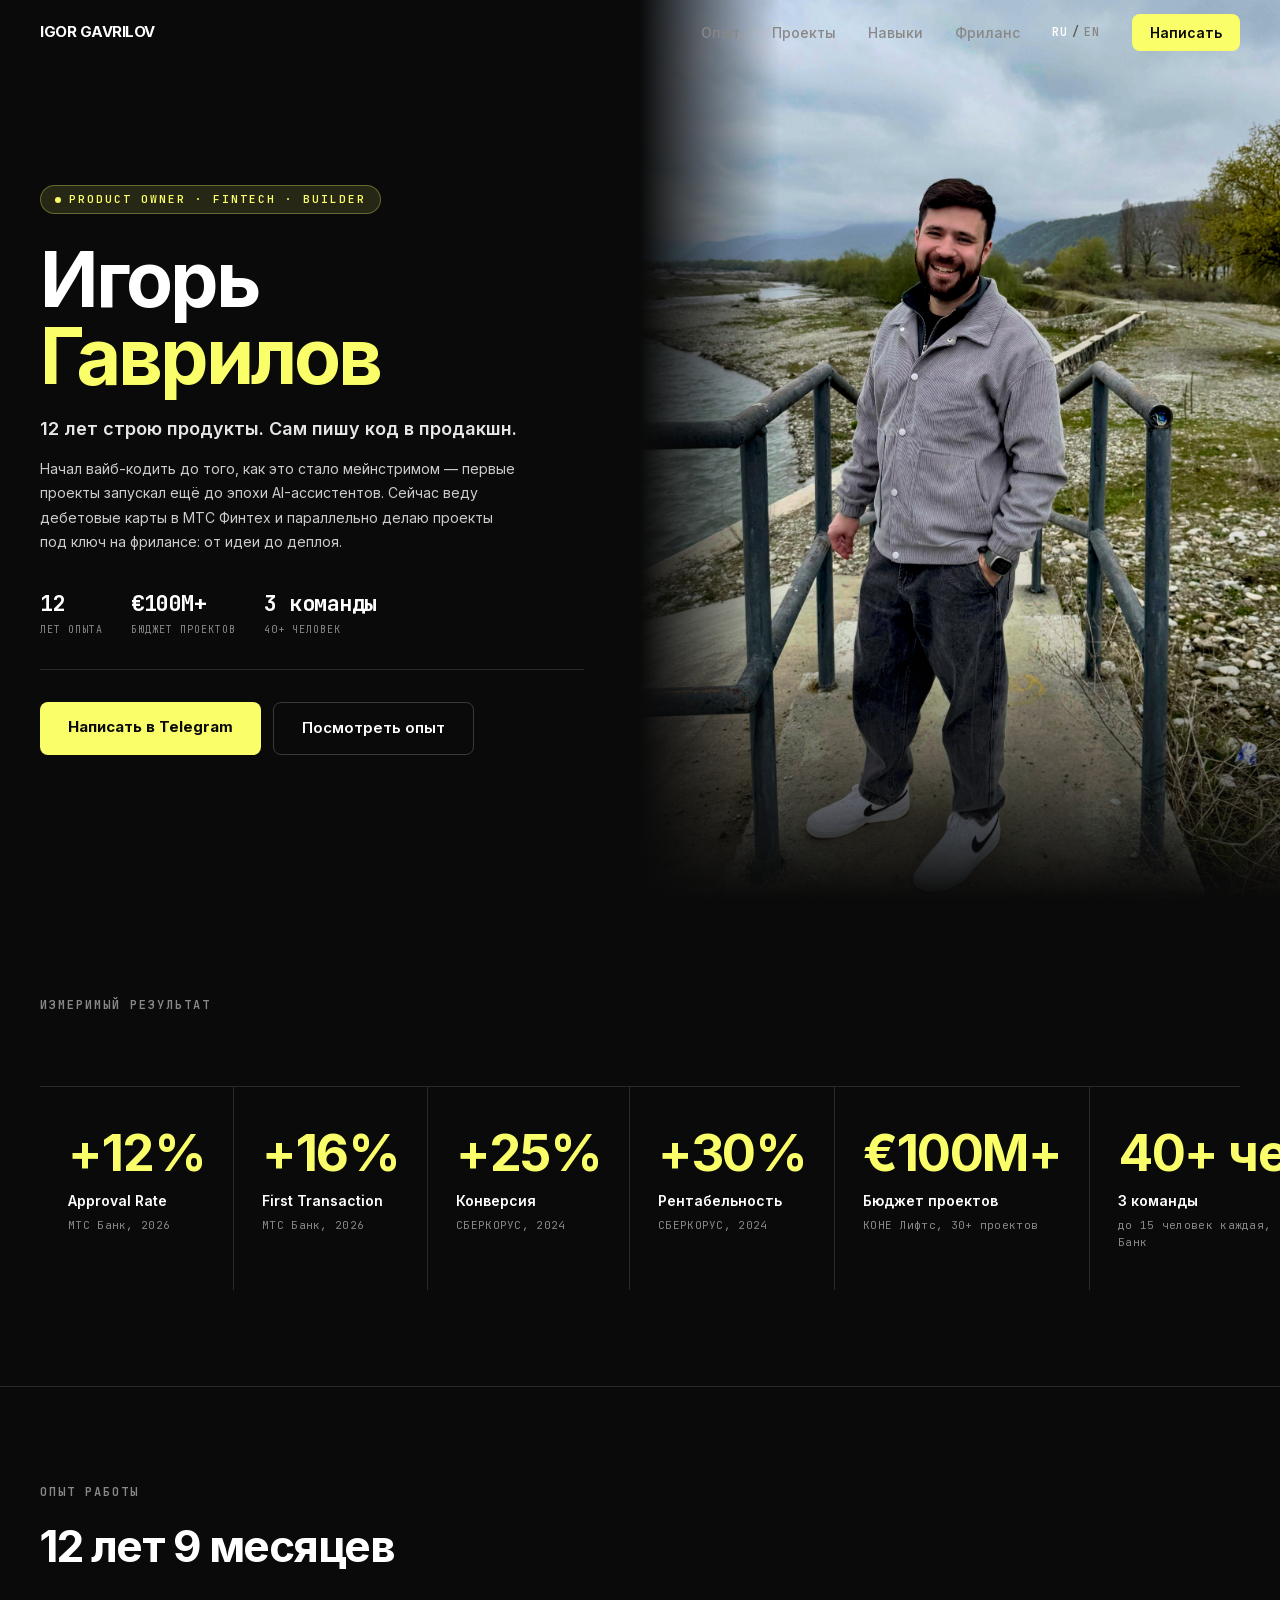
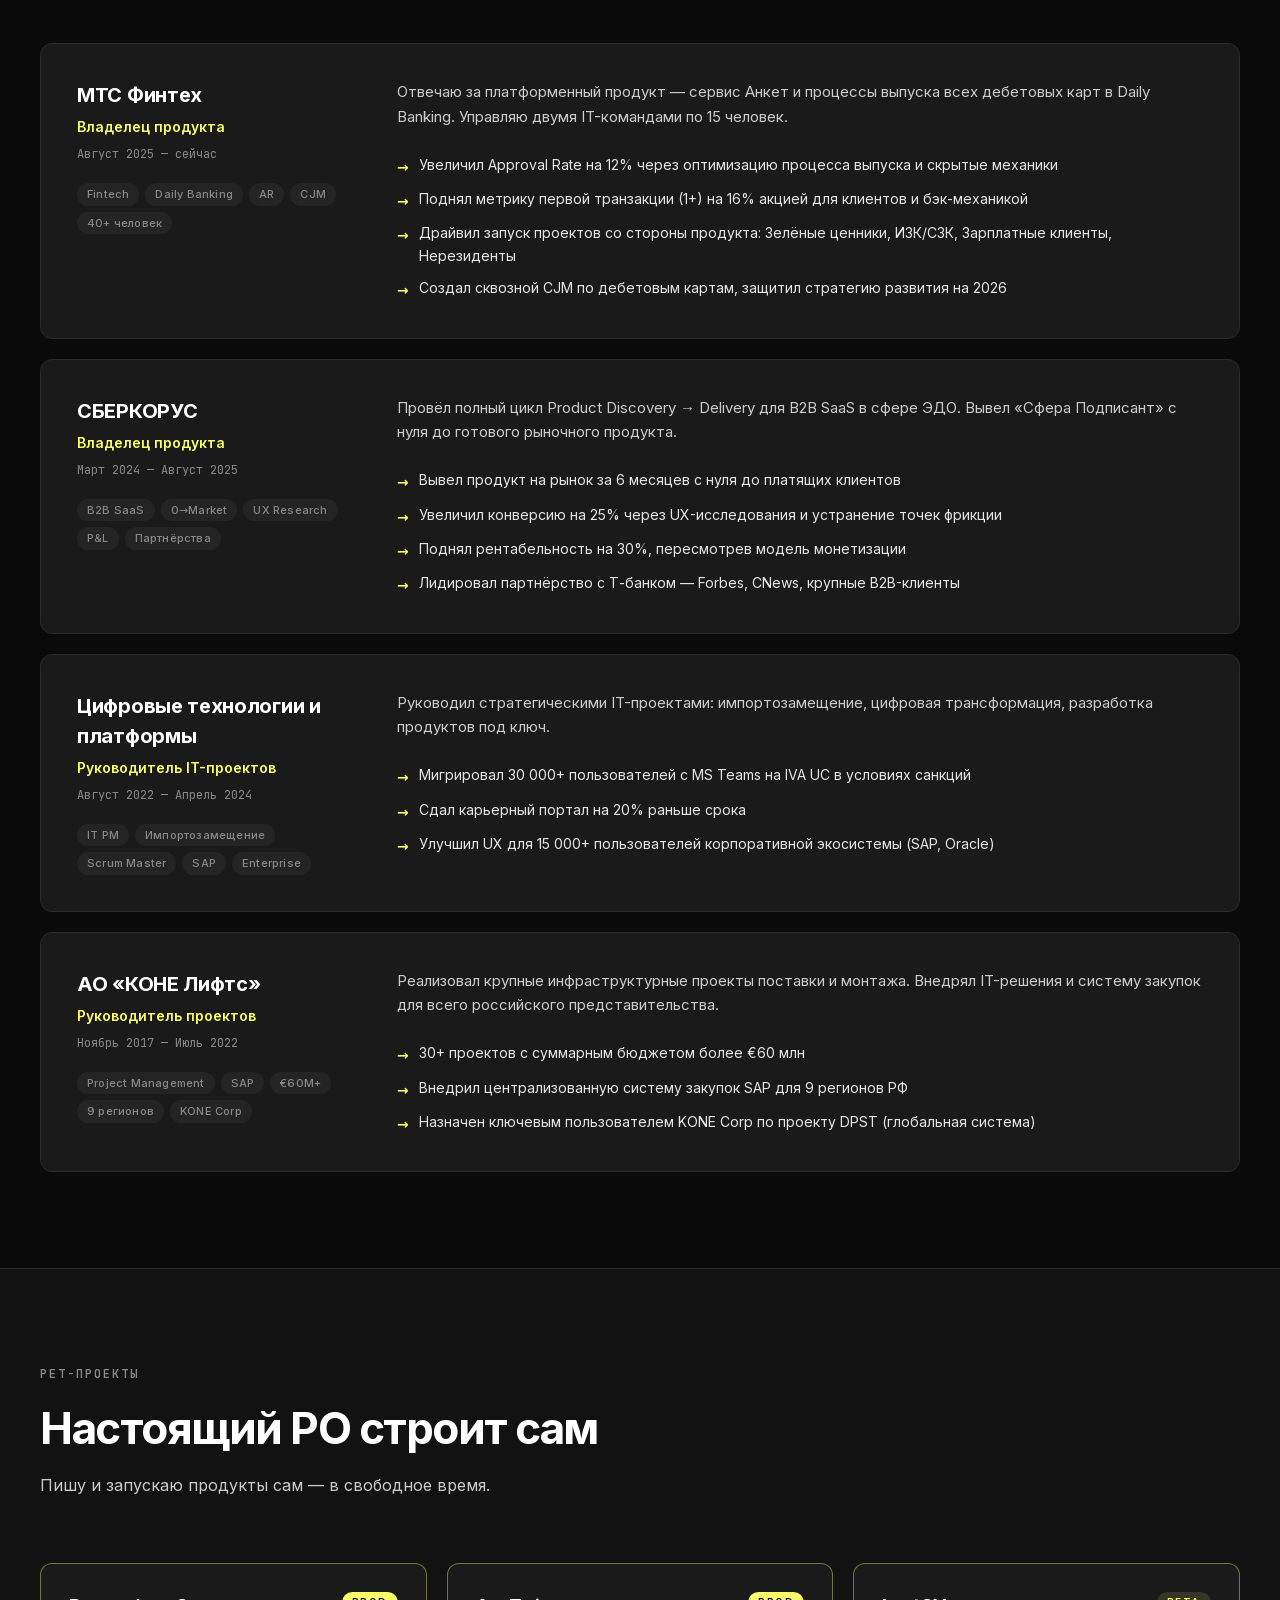
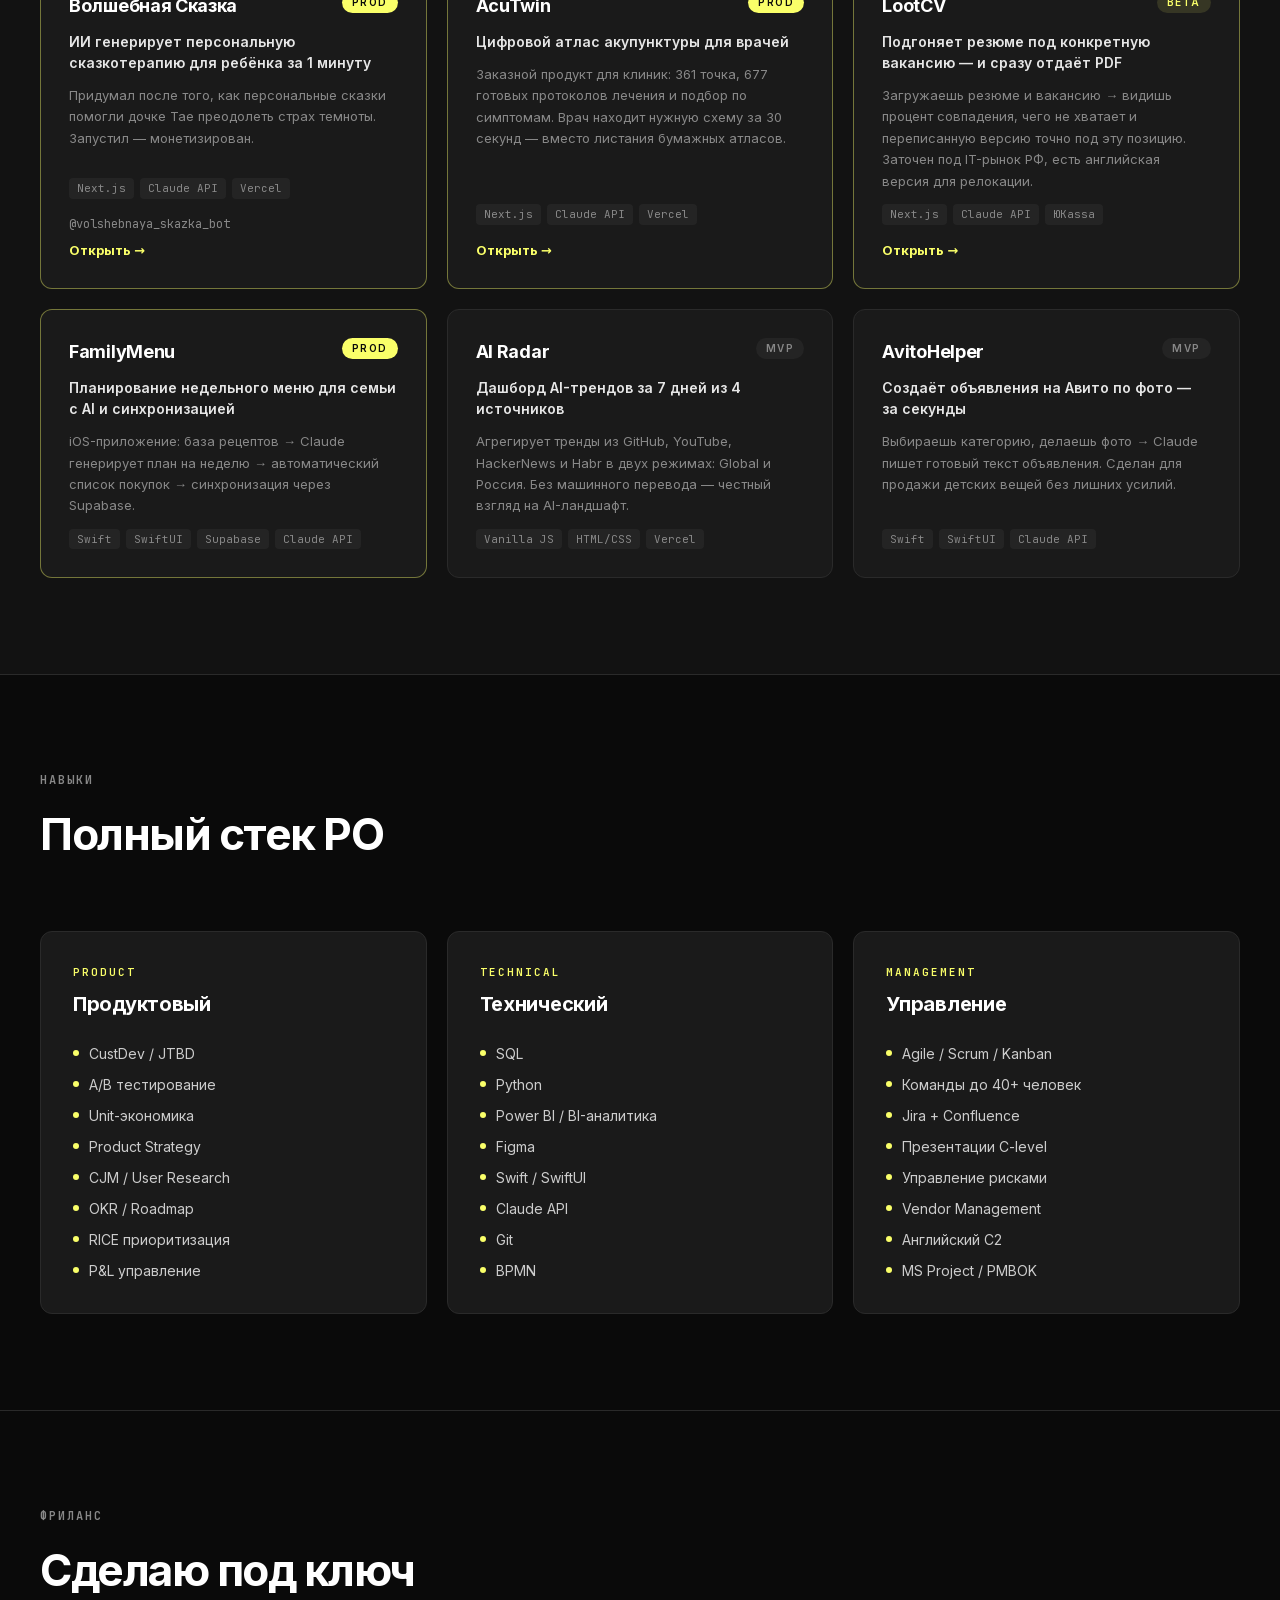
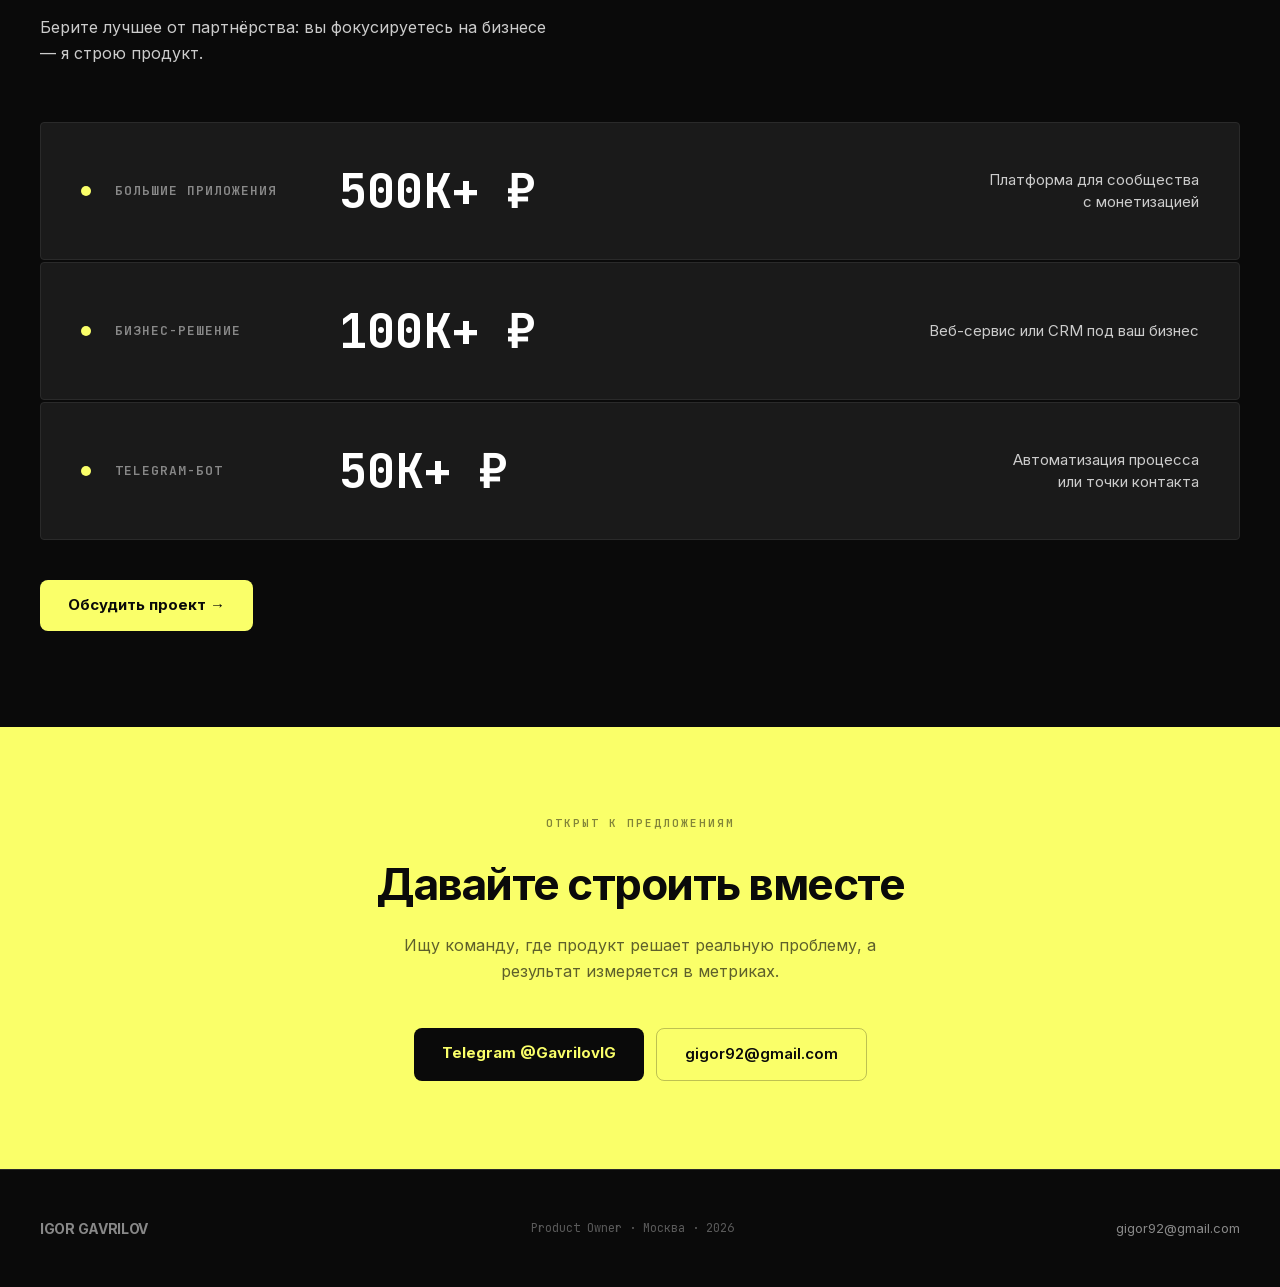
<file: index.html>
<!DOCTYPE html><!--rf0sJOL_E9HXxamRpJTR4--><html lang="ru" class="__variable_fcbcbf __variable_3c557b"><head><meta charSet="utf-8"/><meta name="viewport" content="width=device-width, initial-scale=1"/><link rel="preload" href="/_next/static/media/21350d82a1f187e9-s.p.woff2" as="font" crossorigin="" type="font/woff2"/><link rel="preload" href="/_next/static/media/bb3ef058b751a6ad-s.p.woff2" as="font" crossorigin="" type="font/woff2"/><link rel="preload" href="/_next/static/media/e4af272ccee01ff0-s.p.woff2" as="font" crossorigin="" type="font/woff2"/><link rel="preload" as="image" href="/igor_new.jpg"/><link rel="stylesheet" href="/_next/static/css/519929f96c0709e0.css" data-precedence="next"/><link rel="preload" as="script" fetchPriority="low" href="/_next/static/chunks/webpack-a3178eeb359b92ab.js"/><script src="/_next/static/chunks/4bd1b696-c023c6e3521b1417.js" async=""></script><script src="/_next/static/chunks/255-81ba70bd132d3eed.js" async=""></script><script src="/_next/static/chunks/main-app-1891beef18abd915.js" async=""></script><script src="/_next/static/chunks/app/page-73388231dc9003cc.js" async=""></script><meta name="next-size-adjust" content=""/><title>Игорь Гаврилов — Product Owner</title><meta name="description" content="Product Owner с 12+ годами опыта в финтехе. Строю продукты с нуля до рынка. МТС Банк, СБЕРКОРУС, 22 человека в командах."/><meta property="og:title" content="Игорь Гаврилов — Product Owner"/><meta property="og:description" content="Product Owner · Fintech · Builder"/><meta property="og:image" content="https://igorgavrilov.pro/igor.jpg"/><meta name="twitter:card" content="summary_large_image"/><meta name="twitter:title" content="Игорь Гаврилов — Product Owner"/><meta name="twitter:description" content="Product Owner · Fintech · Builder"/><meta name="twitter:image" content="https://igorgavrilov.pro/igor.jpg"/><link rel="icon" href="/favicon.png" type="image/png"/><link rel="icon" href="/icon.svg" type="image/svg+xml"/><link rel="apple-touch-icon" href="/apple-touch-icon.png" sizes="180x180" type="image/png"/><script src="/_next/static/chunks/polyfills-42372ed130431b0a.js" noModule=""></script></head><body><div hidden=""><!--$--><!--/$--></div><nav style="position:fixed;top:0;left:0;right:0;z-index:50;height:64px;display:flex;align-items:center;justify-content:space-between;padding:0 40px;background-color:transparent;border-bottom:none;backdrop-filter:none;-webkit-backdrop-filter:none;transition:all 0.25s ease"><span style="font-family:var(--font-inter);font-weight:700;font-size:15px;letter-spacing:-0.5px;color:var(--ch-ink)">IGOR GAVRILOV</span><div style="display:flex;align-items:center;gap:32px"><div class="nav-links" style="display:flex;align-items:center;gap:32px"><a href="#experience" style="color:var(--ch-muted);font-size:14px;font-weight:500;transition:color 0.2s">Опыт</a><a href="#projects" style="color:var(--ch-muted);font-size:14px;font-weight:500;transition:color 0.2s">Проекты</a><a href="#skills" style="color:var(--ch-muted);font-size:14px;font-weight:500;transition:color 0.2s">Навыки</a><a href="#services" style="color:var(--ch-muted);font-size:14px;font-weight:500;transition:color 0.2s">Фриланс</a></div><div class="nav-lang" style="display:flex;align-items:center;gap:4px;font-family:var(--font-mono);font-size:12px;font-weight:600;letter-spacing:1px"><span style="color:var(--ch-ink)">RU</span><span style="color:var(--ch-muted-soft)">/</span><a href="/en/" style="color:var(--ch-muted);transition:color 0.2s">EN</a></div><a href="https://t.me/GavrilovIG" target="_blank" rel="noopener noreferrer" style="background-color:var(--ch-primary);color:var(--ch-on-primary);padding:8px 18px;border-radius:8px;font-size:14px;font-weight:600;transition:background-color 0.15s;white-space:nowrap">Написать</a></div></nav><main><section style="width:100%;min-height:100vh;background-color:var(--ch-canvas);display:grid;grid-template-columns:1fr 1fr;overflow:hidden" class="hero-section"><div style="display:flex;flex-direction:column;justify-content:center;padding:120px 56px 80px 40px"><div class="hero-lang" style="display:none;align-items:center;gap:6px;font-family:var(--font-mono);font-size:13px;font-weight:600;letter-spacing:1px;margin-bottom:20px"><span style="color:var(--ch-ink)">RU</span><span style="color:var(--ch-muted-soft)">/</span><a href="/en/" style="color:var(--ch-muted);text-decoration:none">EN</a></div><div style="display:inline-flex;align-items:center;gap:8px;background-color:rgba(250,255,105,0.12);border:1px solid rgba(250,255,105,0.3);border-radius:9999px;padding:5px 14px;margin-bottom:28px;align-self:flex-start"><span style="width:6px;height:6px;border-radius:50%;background-color:var(--ch-primary);display:inline-block;flex-shrink:0"></span><span style="font-family:var(--font-mono);font-size:11px;font-weight:600;letter-spacing:2px;color:var(--ch-primary);text-transform:uppercase">PRODUCT OWNER · FINTECH · BUILDER</span></div><h1 style="font-family:var(--font-inter);font-weight:700;font-size:clamp(48px, 6vw, 88px);line-height:1;letter-spacing:-3px;color:var(--ch-ink);margin-bottom:20px">Игорь<br/><span style="color:var(--ch-primary)">Гаврилов</span></h1><p style="font-family:var(--font-inter);font-weight:600;font-size:clamp(15px, 1.4vw, 18px);line-height:1.4;color:var(--ch-body-strong);margin-bottom:16px">12 лет строю продукты. Сам пишу код в продакшн.</p><p style="font-family:var(--font-inter);font-weight:400;font-size:clamp(14px, 1.1vw, 16px);line-height:1.75;color:var(--ch-body);max-width:480px;margin-bottom:32px">Начал вайб-кодить до того, как это стало мейнстримом — первые проекты запускал ещё до эпохи AI-ассистентов. Сейчас веду дебетовые карты в МТС Финтех и параллельно делаю проекты под ключ на фрилансе: от идеи до деплоя.</p><div style="display:flex;gap:28px;margin-bottom:32px;padding-bottom:32px;border-bottom:1px solid var(--ch-hairline);flex-wrap:wrap"><div><div style="font-family:var(--font-mono);font-weight:700;font-size:22px;color:var(--ch-ink);letter-spacing:-0.5px">12</div><div style="font-family:var(--font-mono);font-size:10px;color:var(--ch-muted);text-transform:uppercase;letter-spacing:1px;margin-top:2px">лет опыта</div></div><div><div style="font-family:var(--font-mono);font-weight:700;font-size:22px;color:var(--ch-ink);letter-spacing:-0.5px">€100M+</div><div style="font-family:var(--font-mono);font-size:10px;color:var(--ch-muted);text-transform:uppercase;letter-spacing:1px;margin-top:2px">бюджет проектов</div></div><div><div style="font-family:var(--font-mono);font-weight:700;font-size:22px;color:var(--ch-ink);letter-spacing:-0.5px">3 команды</div><div style="font-family:var(--font-mono);font-size:10px;color:var(--ch-muted);text-transform:uppercase;letter-spacing:1px;margin-top:2px">40+ человек</div></div></div><div class="hero-buttons" style="display:flex;gap:12px;flex-wrap:wrap"><a href="https://t.me/GavrilovIG" target="_blank" rel="noopener noreferrer" style="background-color:var(--ch-primary);color:var(--ch-on-primary);padding:14px 28px;border-radius:8px;font-size:15px;font-weight:700;display:inline-block;white-space:nowrap">Написать в Telegram</a><a href="#experience" style="background-color:transparent;color:var(--ch-ink);padding:14px 28px;border-radius:8px;font-size:15px;font-weight:600;border:1px solid var(--ch-hairline-strong);display:inline-block;white-space:nowrap">Посмотреть опыт</a></div></div><div style="position:relative;overflow:hidden" class="hero-photo"><div style="position:absolute;left:0;top:0;bottom:0;width:140px;background:linear-gradient(to right, var(--ch-canvas) 0%, transparent 100%);z-index:1"></div><div style="position:absolute;left:0;right:0;bottom:0;height:260px;background:linear-gradient(to top, var(--ch-canvas) 0%, transparent 100%);z-index:1"></div><img src="/igor_new.jpg" alt="Игорь Гаврилов" class="hero-img" style="width:100%;height:100%;object-fit:cover;object-position:center 12%;filter:none;display:block"/></div></section><section class="impact-section" style="background-color:var(--ch-canvas);padding:96px 40px"><div style="max-width:1280px;margin:0 auto"><div style="font-family:var(--font-mono);font-size:12px;font-weight:600;letter-spacing:2px;color:var(--ch-muted);text-transform:uppercase;margin-bottom:72px">Измеримый результат</div><div class="metrics-grid-wrap"><div class="metric-cell"><div class="metric-value">+12%</div><div class="metric-label">Approval Rate</div><div class="metric-context">МТС Банк, 2026</div></div><div class="metric-cell"><div class="metric-value">+16%</div><div class="metric-label">First Transaction</div><div class="metric-context">МТС Банк, 2026</div></div><div class="metric-cell"><div class="metric-value">+25%</div><div class="metric-label">Конверсия</div><div class="metric-context">СБЕРКОРУС, 2024</div></div><div class="metric-cell"><div class="metric-value">+30%</div><div class="metric-label">Рентабельность</div><div class="metric-context">СБЕРКОРУС, 2024</div></div><div class="metric-cell"><div class="metric-value">€100M+</div><div class="metric-label">Бюджет проектов</div><div class="metric-context">КОНЕ Лифтс, 30+ проектов</div></div><div class="metric-cell"><div class="metric-value">40+ чел.</div><div class="metric-label">3 команды</div><div class="metric-context">до 15 человек каждая, МТС Банк</div></div></div></div></section><section id="experience" style="background-color:var(--ch-canvas);padding:96px 40px;border-top:1px solid var(--ch-hairline)"><div style="max-width:1280px;margin:0 auto"><div style="font-family:var(--font-mono);font-size:12px;font-weight:600;letter-spacing:2px;color:var(--ch-muted);text-transform:uppercase;margin-bottom:12px">Опыт работы</div><h2 style="font-family:var(--font-inter);font-weight:700;font-size:clamp(28px, 4vw, 44px);letter-spacing:-1.5px;color:var(--ch-ink);margin-bottom:64px">12 лет 9 месяцев</h2><div style="display:flex;flex-direction:column;gap:20px"><div style="background-color:var(--ch-surface-card);border:1px solid var(--ch-hairline);border-radius:12px;padding:36px;display:grid;grid-template-columns:280px 1fr;gap:40px" class="exp-grid"><div><div style="font-family:var(--font-inter);font-weight:700;font-size:20px;letter-spacing:-0.3px;color:var(--ch-ink);margin-bottom:6px">МТС Финтех</div><div style="font-family:var(--font-inter);font-weight:600;font-size:14px;color:var(--ch-primary);margin-bottom:8px">Владелец продукта</div><div style="font-family:var(--font-mono);font-size:12px;color:var(--ch-muted);margin-bottom:20px;line-height:1.5">Август 2025 — сейчас</div><div style="display:flex;flex-wrap:wrap;gap:6px"><span style="background-color:var(--ch-surface-elevated);color:var(--ch-muted);font-size:11px;font-weight:500;padding:3px 10px;border-radius:9999px;letter-spacing:0.2px">Fintech</span><span style="background-color:var(--ch-surface-elevated);color:var(--ch-muted);font-size:11px;font-weight:500;padding:3px 10px;border-radius:9999px;letter-spacing:0.2px">Daily Banking</span><span style="background-color:var(--ch-surface-elevated);color:var(--ch-muted);font-size:11px;font-weight:500;padding:3px 10px;border-radius:9999px;letter-spacing:0.2px">AR</span><span style="background-color:var(--ch-surface-elevated);color:var(--ch-muted);font-size:11px;font-weight:500;padding:3px 10px;border-radius:9999px;letter-spacing:0.2px">CJM</span><span style="background-color:var(--ch-surface-elevated);color:var(--ch-muted);font-size:11px;font-weight:500;padding:3px 10px;border-radius:9999px;letter-spacing:0.2px">40+ человек</span></div></div><div><p style="font-family:var(--font-inter);font-size:15px;line-height:1.65;color:var(--ch-body);margin-bottom:24px">Отвечаю за платформенный продукт — сервис Анкет и процессы выпуска всех дебетовых карт в Daily Banking. Управляю двумя IT-командами по 15 человек.</p><ul style="list-style:none;padding:0;display:flex;flex-direction:column;gap:10px"><li style="display:flex;gap:10px;font-size:14px;line-height:1.6;color:var(--ch-body-strong)"><span style="color:var(--ch-primary);flex-shrink:0;margin-top:2px;font-weight:700">→</span>Увеличил Approval Rate на 12% через оптимизацию процесса выпуска и скрытые механики</li><li style="display:flex;gap:10px;font-size:14px;line-height:1.6;color:var(--ch-body-strong)"><span style="color:var(--ch-primary);flex-shrink:0;margin-top:2px;font-weight:700">→</span>Поднял метрику первой транзакции (1+) на 16% акцией для клиентов и бэк-механикой</li><li style="display:flex;gap:10px;font-size:14px;line-height:1.6;color:var(--ch-body-strong)"><span style="color:var(--ch-primary);flex-shrink:0;margin-top:2px;font-weight:700">→</span>Драйвил запуск проектов со стороны продукта: Зелёные ценники, ИЗК/СЗК, Зарплатные клиенты, Нерезиденты</li><li style="display:flex;gap:10px;font-size:14px;line-height:1.6;color:var(--ch-body-strong)"><span style="color:var(--ch-primary);flex-shrink:0;margin-top:2px;font-weight:700">→</span>Создал сквозной CJM по дебетовым картам, защитил стратегию развития на 2026</li></ul></div></div><div style="background-color:var(--ch-surface-card);border:1px solid var(--ch-hairline);border-radius:12px;padding:36px;display:grid;grid-template-columns:280px 1fr;gap:40px" class="exp-grid"><div><div style="font-family:var(--font-inter);font-weight:700;font-size:20px;letter-spacing:-0.3px;color:var(--ch-ink);margin-bottom:6px">СБЕРКОРУС</div><div style="font-family:var(--font-inter);font-weight:600;font-size:14px;color:var(--ch-primary);margin-bottom:8px">Владелец продукта</div><div style="font-family:var(--font-mono);font-size:12px;color:var(--ch-muted);margin-bottom:20px;line-height:1.5">Март 2024 — Август 2025</div><div style="display:flex;flex-wrap:wrap;gap:6px"><span style="background-color:var(--ch-surface-elevated);color:var(--ch-muted);font-size:11px;font-weight:500;padding:3px 10px;border-radius:9999px;letter-spacing:0.2px">B2B SaaS</span><span style="background-color:var(--ch-surface-elevated);color:var(--ch-muted);font-size:11px;font-weight:500;padding:3px 10px;border-radius:9999px;letter-spacing:0.2px">0→Market</span><span style="background-color:var(--ch-surface-elevated);color:var(--ch-muted);font-size:11px;font-weight:500;padding:3px 10px;border-radius:9999px;letter-spacing:0.2px">UX Research</span><span style="background-color:var(--ch-surface-elevated);color:var(--ch-muted);font-size:11px;font-weight:500;padding:3px 10px;border-radius:9999px;letter-spacing:0.2px">P&amp;L</span><span style="background-color:var(--ch-surface-elevated);color:var(--ch-muted);font-size:11px;font-weight:500;padding:3px 10px;border-radius:9999px;letter-spacing:0.2px">Партнёрства</span></div></div><div><p style="font-family:var(--font-inter);font-size:15px;line-height:1.65;color:var(--ch-body);margin-bottom:24px">Провёл полный цикл Product Discovery → Delivery для B2B SaaS в сфере ЭДО. Вывел «Сфера Подписант» с нуля до готового рыночного продукта.</p><ul style="list-style:none;padding:0;display:flex;flex-direction:column;gap:10px"><li style="display:flex;gap:10px;font-size:14px;line-height:1.6;color:var(--ch-body-strong)"><span style="color:var(--ch-primary);flex-shrink:0;margin-top:2px;font-weight:700">→</span>Вывел продукт на рынок за 6 месяцев с нуля до платящих клиентов</li><li style="display:flex;gap:10px;font-size:14px;line-height:1.6;color:var(--ch-body-strong)"><span style="color:var(--ch-primary);flex-shrink:0;margin-top:2px;font-weight:700">→</span>Увеличил конверсию на 25% через UX-исследования и устранение точек фрикции</li><li style="display:flex;gap:10px;font-size:14px;line-height:1.6;color:var(--ch-body-strong)"><span style="color:var(--ch-primary);flex-shrink:0;margin-top:2px;font-weight:700">→</span>Поднял рентабельность на 30%, пересмотрев модель монетизации</li><li style="display:flex;gap:10px;font-size:14px;line-height:1.6;color:var(--ch-body-strong)"><span style="color:var(--ch-primary);flex-shrink:0;margin-top:2px;font-weight:700">→</span>Лидировал партнёрство с Т-банком — Forbes, CNews, крупные B2B-клиенты</li></ul></div></div><div style="background-color:var(--ch-surface-card);border:1px solid var(--ch-hairline);border-radius:12px;padding:36px;display:grid;grid-template-columns:280px 1fr;gap:40px" class="exp-grid"><div><div style="font-family:var(--font-inter);font-weight:700;font-size:20px;letter-spacing:-0.3px;color:var(--ch-ink);margin-bottom:6px">Цифровые технологии и платформы</div><div style="font-family:var(--font-inter);font-weight:600;font-size:14px;color:var(--ch-primary);margin-bottom:8px">Руководитель IT-проектов</div><div style="font-family:var(--font-mono);font-size:12px;color:var(--ch-muted);margin-bottom:20px;line-height:1.5">Август 2022 — Апрель 2024</div><div style="display:flex;flex-wrap:wrap;gap:6px"><span style="background-color:var(--ch-surface-elevated);color:var(--ch-muted);font-size:11px;font-weight:500;padding:3px 10px;border-radius:9999px;letter-spacing:0.2px">IT PM</span><span style="background-color:var(--ch-surface-elevated);color:var(--ch-muted);font-size:11px;font-weight:500;padding:3px 10px;border-radius:9999px;letter-spacing:0.2px">Импортозамещение</span><span style="background-color:var(--ch-surface-elevated);color:var(--ch-muted);font-size:11px;font-weight:500;padding:3px 10px;border-radius:9999px;letter-spacing:0.2px">Scrum Master</span><span style="background-color:var(--ch-surface-elevated);color:var(--ch-muted);font-size:11px;font-weight:500;padding:3px 10px;border-radius:9999px;letter-spacing:0.2px">SAP</span><span style="background-color:var(--ch-surface-elevated);color:var(--ch-muted);font-size:11px;font-weight:500;padding:3px 10px;border-radius:9999px;letter-spacing:0.2px">Enterprise</span></div></div><div><p style="font-family:var(--font-inter);font-size:15px;line-height:1.65;color:var(--ch-body);margin-bottom:24px">Руководил стратегическими IT-проектами: импортозамещение, цифровая трансформация, разработка продуктов под ключ.</p><ul style="list-style:none;padding:0;display:flex;flex-direction:column;gap:10px"><li style="display:flex;gap:10px;font-size:14px;line-height:1.6;color:var(--ch-body-strong)"><span style="color:var(--ch-primary);flex-shrink:0;margin-top:2px;font-weight:700">→</span>Мигрировал 30 000+ пользователей с MS Teams на IVA UC в условиях санкций</li><li style="display:flex;gap:10px;font-size:14px;line-height:1.6;color:var(--ch-body-strong)"><span style="color:var(--ch-primary);flex-shrink:0;margin-top:2px;font-weight:700">→</span>Сдал карьерный портал на 20% раньше срока</li><li style="display:flex;gap:10px;font-size:14px;line-height:1.6;color:var(--ch-body-strong)"><span style="color:var(--ch-primary);flex-shrink:0;margin-top:2px;font-weight:700">→</span>Улучшил UX для 15 000+ пользователей корпоративной экосистемы (SAP, Oracle)</li></ul></div></div><div style="background-color:var(--ch-surface-card);border:1px solid var(--ch-hairline);border-radius:12px;padding:36px;display:grid;grid-template-columns:280px 1fr;gap:40px" class="exp-grid"><div><div style="font-family:var(--font-inter);font-weight:700;font-size:20px;letter-spacing:-0.3px;color:var(--ch-ink);margin-bottom:6px">АО «КОНЕ Лифтс»</div><div style="font-family:var(--font-inter);font-weight:600;font-size:14px;color:var(--ch-primary);margin-bottom:8px">Руководитель проектов</div><div style="font-family:var(--font-mono);font-size:12px;color:var(--ch-muted);margin-bottom:20px;line-height:1.5">Ноябрь 2017 — Июль 2022</div><div style="display:flex;flex-wrap:wrap;gap:6px"><span style="background-color:var(--ch-surface-elevated);color:var(--ch-muted);font-size:11px;font-weight:500;padding:3px 10px;border-radius:9999px;letter-spacing:0.2px">Project Management</span><span style="background-color:var(--ch-surface-elevated);color:var(--ch-muted);font-size:11px;font-weight:500;padding:3px 10px;border-radius:9999px;letter-spacing:0.2px">SAP</span><span style="background-color:var(--ch-surface-elevated);color:var(--ch-muted);font-size:11px;font-weight:500;padding:3px 10px;border-radius:9999px;letter-spacing:0.2px">€60M+</span><span style="background-color:var(--ch-surface-elevated);color:var(--ch-muted);font-size:11px;font-weight:500;padding:3px 10px;border-radius:9999px;letter-spacing:0.2px">9 регионов</span><span style="background-color:var(--ch-surface-elevated);color:var(--ch-muted);font-size:11px;font-weight:500;padding:3px 10px;border-radius:9999px;letter-spacing:0.2px">KONE Corp</span></div></div><div><p style="font-family:var(--font-inter);font-size:15px;line-height:1.65;color:var(--ch-body);margin-bottom:24px">Реализовал крупные инфраструктурные проекты поставки и монтажа. Внедрял IT-решения и систему закупок для всего российского представительства.</p><ul style="list-style:none;padding:0;display:flex;flex-direction:column;gap:10px"><li style="display:flex;gap:10px;font-size:14px;line-height:1.6;color:var(--ch-body-strong)"><span style="color:var(--ch-primary);flex-shrink:0;margin-top:2px;font-weight:700">→</span>30+ проектов с суммарным бюджетом более €60 млн</li><li style="display:flex;gap:10px;font-size:14px;line-height:1.6;color:var(--ch-body-strong)"><span style="color:var(--ch-primary);flex-shrink:0;margin-top:2px;font-weight:700">→</span>Внедрил централизованную систему закупок SAP для 9 регионов РФ</li><li style="display:flex;gap:10px;font-size:14px;line-height:1.6;color:var(--ch-body-strong)"><span style="color:var(--ch-primary);flex-shrink:0;margin-top:2px;font-weight:700">→</span>Назначен ключевым пользователем KONE Corp по проекту DPST (глобальная система)</li></ul></div></div></div></div></section><section id="projects" style="background-color:var(--ch-surface-soft);padding:96px 40px;border-top:1px solid var(--ch-hairline)"><div style="max-width:1280px;margin:0 auto"><div style="font-family:var(--font-mono);font-size:12px;font-weight:600;letter-spacing:2px;color:var(--ch-muted);text-transform:uppercase;margin-bottom:12px">Pet-проекты</div><h2 style="font-family:var(--font-inter);font-weight:700;font-size:clamp(28px, 4vw, 44px);letter-spacing:-1.5px;color:var(--ch-ink);margin-bottom:12px">Настоящий PO строит сам</h2><p style="font-family:var(--font-inter);font-size:16px;line-height:1.6;color:var(--ch-body);margin-bottom:64px;max-width:560px">Пишу и запускаю продукты сам — в свободное время.</p><div style="display:grid;grid-template-columns:repeat(auto-fill, minmax(300px, 1fr));gap:20px"><div style="background-color:var(--ch-surface-card);border:1px solid rgba(250,255,105,0.4);border-radius:12px;padding:28px;display:flex;flex-direction:column;gap:12px"><div style="display:flex;justify-content:space-between;align-items:flex-start;gap:12px"><div style="font-family:var(--font-inter);font-weight:700;font-size:18px;letter-spacing:-0.3px;color:var(--ch-ink)">Волшебная Сказка</div><span style="background-color:var(--ch-primary);color:var(--ch-on-primary);font-size:10px;font-weight:600;letter-spacing:1.5px;padding:3px 10px;border-radius:9999px;white-space:nowrap;flex-shrink:0">PROD</span></div><div style="font-family:var(--font-inter);font-weight:600;font-size:14px;line-height:1.5;color:var(--ch-body-strong)">ИИ генерирует персональную сказкотерапию для ребёнка за 1 минуту</div><p style="font-family:var(--font-inter);font-size:13px;line-height:1.65;color:var(--ch-muted);flex-grow:1">Придумал после того, как персональные сказки помогли дочке Тае преодолеть страх темноты. Запустил — монетизирован.</p><div style="display:flex;flex-wrap:wrap;gap:6px"><span style="font-family:var(--font-mono);background-color:var(--ch-surface-elevated);color:var(--ch-muted);font-size:11px;padding:2px 8px;border-radius:4px">Next.js</span><span style="font-family:var(--font-mono);background-color:var(--ch-surface-elevated);color:var(--ch-muted);font-size:11px;padding:2px 8px;border-radius:4px">Claude API</span><span style="font-family:var(--font-mono);background-color:var(--ch-surface-elevated);color:var(--ch-muted);font-size:11px;padding:2px 8px;border-radius:4px">Vercel</span></div><div style="display:flex;flex-direction:column;align-items:flex-start;gap:8px;padding-top:4px"><span style="color:var(--ch-muted);font-size:12px;font-family:var(--font-mono)">@volshebnaya_skazka_bot</span><a href="https://magicfairytale.ru" target="_blank" rel="noopener noreferrer" style="color:var(--ch-primary);font-size:13px;font-weight:700;white-space:nowrap">Открыть →</a></div></div><div style="background-color:var(--ch-surface-card);border:1px solid rgba(250,255,105,0.4);border-radius:12px;padding:28px;display:flex;flex-direction:column;gap:12px"><div style="display:flex;justify-content:space-between;align-items:flex-start;gap:12px"><div style="font-family:var(--font-inter);font-weight:700;font-size:18px;letter-spacing:-0.3px;color:var(--ch-ink)">AcuTwin</div><span style="background-color:var(--ch-primary);color:var(--ch-on-primary);font-size:10px;font-weight:600;letter-spacing:1.5px;padding:3px 10px;border-radius:9999px;white-space:nowrap;flex-shrink:0">PROD</span></div><div style="font-family:var(--font-inter);font-weight:600;font-size:14px;line-height:1.5;color:var(--ch-body-strong)">Цифровой атлас акупунктуры для врачей</div><p style="font-family:var(--font-inter);font-size:13px;line-height:1.65;color:var(--ch-muted);flex-grow:1">Заказной продукт для клиник: 361 точка, 677 готовых протоколов лечения и подбор по симптомам. Врач находит нужную схему за 30 секунд — вместо листания бумажных атласов.</p><div style="display:flex;flex-wrap:wrap;gap:6px"><span style="font-family:var(--font-mono);background-color:var(--ch-surface-elevated);color:var(--ch-muted);font-size:11px;padding:2px 8px;border-radius:4px">Next.js</span><span style="font-family:var(--font-mono);background-color:var(--ch-surface-elevated);color:var(--ch-muted);font-size:11px;padding:2px 8px;border-radius:4px">Claude API</span><span style="font-family:var(--font-mono);background-color:var(--ch-surface-elevated);color:var(--ch-muted);font-size:11px;padding:2px 8px;border-radius:4px">Vercel</span></div><div style="display:flex;flex-direction:column;align-items:flex-start;gap:8px;padding-top:4px"><a href="https://acutwin.ru" target="_blank" rel="noopener noreferrer" style="color:var(--ch-primary);font-size:13px;font-weight:700;white-space:nowrap">Открыть →</a></div></div><div style="background-color:var(--ch-surface-card);border:1px solid rgba(250,255,105,0.4);border-radius:12px;padding:28px;display:flex;flex-direction:column;gap:12px"><div style="display:flex;justify-content:space-between;align-items:flex-start;gap:12px"><div style="font-family:var(--font-inter);font-weight:700;font-size:18px;letter-spacing:-0.3px;color:var(--ch-ink)">LootCV</div><span style="background-color:rgba(250,255,105,0.12);color:var(--ch-primary);font-size:10px;font-weight:600;letter-spacing:1.5px;padding:3px 10px;border-radius:9999px;white-space:nowrap;flex-shrink:0">BETA</span></div><div style="font-family:var(--font-inter);font-weight:600;font-size:14px;line-height:1.5;color:var(--ch-body-strong)">Подгоняет резюме под конкретную вакансию — и сразу отдаёт PDF</div><p style="font-family:var(--font-inter);font-size:13px;line-height:1.65;color:var(--ch-muted);flex-grow:1">Загружаешь резюме и вакансию → видишь процент совпадения, чего не хватает и переписанную версию точно под эту позицию. Заточен под IT-рынок РФ, есть английская версия для релокации.</p><div style="display:flex;flex-wrap:wrap;gap:6px"><span style="font-family:var(--font-mono);background-color:var(--ch-surface-elevated);color:var(--ch-muted);font-size:11px;padding:2px 8px;border-radius:4px">Next.js</span><span style="font-family:var(--font-mono);background-color:var(--ch-surface-elevated);color:var(--ch-muted);font-size:11px;padding:2px 8px;border-radius:4px">Claude API</span><span style="font-family:var(--font-mono);background-color:var(--ch-surface-elevated);color:var(--ch-muted);font-size:11px;padding:2px 8px;border-radius:4px">ЮKassa</span></div><div style="display:flex;flex-direction:column;align-items:flex-start;gap:8px;padding-top:4px"><a href="https://lootcv.ru" target="_blank" rel="noopener noreferrer" style="color:var(--ch-primary);font-size:13px;font-weight:700;white-space:nowrap">Открыть →</a></div></div><div style="background-color:var(--ch-surface-card);border:1px solid rgba(250,255,105,0.4);border-radius:12px;padding:28px;display:flex;flex-direction:column;gap:12px"><div style="display:flex;justify-content:space-between;align-items:flex-start;gap:12px"><div style="font-family:var(--font-inter);font-weight:700;font-size:18px;letter-spacing:-0.3px;color:var(--ch-ink)">FamilyMenu</div><span style="background-color:var(--ch-primary);color:var(--ch-on-primary);font-size:10px;font-weight:600;letter-spacing:1.5px;padding:3px 10px;border-radius:9999px;white-space:nowrap;flex-shrink:0">PROD</span></div><div style="font-family:var(--font-inter);font-weight:600;font-size:14px;line-height:1.5;color:var(--ch-body-strong)">Планирование недельного меню для семьи с AI и синхронизацией</div><p style="font-family:var(--font-inter);font-size:13px;line-height:1.65;color:var(--ch-muted);flex-grow:1">iOS-приложение: база рецептов → Claude генерирует план на неделю → автоматический список покупок → синхронизация через Supabase.</p><div style="display:flex;flex-wrap:wrap;gap:6px"><span style="font-family:var(--font-mono);background-color:var(--ch-surface-elevated);color:var(--ch-muted);font-size:11px;padding:2px 8px;border-radius:4px">Swift</span><span style="font-family:var(--font-mono);background-color:var(--ch-surface-elevated);color:var(--ch-muted);font-size:11px;padding:2px 8px;border-radius:4px">SwiftUI</span><span style="font-family:var(--font-mono);background-color:var(--ch-surface-elevated);color:var(--ch-muted);font-size:11px;padding:2px 8px;border-radius:4px">Supabase</span><span style="font-family:var(--font-mono);background-color:var(--ch-surface-elevated);color:var(--ch-muted);font-size:11px;padding:2px 8px;border-radius:4px">Claude API</span></div></div><div style="background-color:var(--ch-surface-card);border:1px solid var(--ch-hairline);border-radius:12px;padding:28px;display:flex;flex-direction:column;gap:12px"><div style="display:flex;justify-content:space-between;align-items:flex-start;gap:12px"><div style="font-family:var(--font-inter);font-weight:700;font-size:18px;letter-spacing:-0.3px;color:var(--ch-ink)">AI Radar</div><span style="background-color:var(--ch-surface-elevated);color:var(--ch-muted);font-size:10px;font-weight:600;letter-spacing:1.5px;padding:3px 10px;border-radius:9999px;white-space:nowrap;flex-shrink:0">MVP</span></div><div style="font-family:var(--font-inter);font-weight:600;font-size:14px;line-height:1.5;color:var(--ch-body-strong)">Дашборд AI-трендов за 7 дней из 4 источников</div><p style="font-family:var(--font-inter);font-size:13px;line-height:1.65;color:var(--ch-muted);flex-grow:1">Агрегирует тренды из GitHub, YouTube, HackerNews и Habr в двух режимах: Global и Россия. Без машинного перевода — честный взгляд на AI-ландшафт.</p><div style="display:flex;flex-wrap:wrap;gap:6px"><span style="font-family:var(--font-mono);background-color:var(--ch-surface-elevated);color:var(--ch-muted);font-size:11px;padding:2px 8px;border-radius:4px">Vanilla JS</span><span style="font-family:var(--font-mono);background-color:var(--ch-surface-elevated);color:var(--ch-muted);font-size:11px;padding:2px 8px;border-radius:4px">HTML/CSS</span><span style="font-family:var(--font-mono);background-color:var(--ch-surface-elevated);color:var(--ch-muted);font-size:11px;padding:2px 8px;border-radius:4px">Vercel</span></div></div><div style="background-color:var(--ch-surface-card);border:1px solid var(--ch-hairline);border-radius:12px;padding:28px;display:flex;flex-direction:column;gap:12px"><div style="display:flex;justify-content:space-between;align-items:flex-start;gap:12px"><div style="font-family:var(--font-inter);font-weight:700;font-size:18px;letter-spacing:-0.3px;color:var(--ch-ink)">AvitoHelper</div><span style="background-color:var(--ch-surface-elevated);color:var(--ch-muted);font-size:10px;font-weight:600;letter-spacing:1.5px;padding:3px 10px;border-radius:9999px;white-space:nowrap;flex-shrink:0">MVP</span></div><div style="font-family:var(--font-inter);font-weight:600;font-size:14px;line-height:1.5;color:var(--ch-body-strong)">Создаёт объявления на Авито по фото — за секунды</div><p style="font-family:var(--font-inter);font-size:13px;line-height:1.65;color:var(--ch-muted);flex-grow:1">Выбираешь категорию, делаешь фото → Claude пишет готовый текст объявления. Сделан для продажи детских вещей без лишних усилий.</p><div style="display:flex;flex-wrap:wrap;gap:6px"><span style="font-family:var(--font-mono);background-color:var(--ch-surface-elevated);color:var(--ch-muted);font-size:11px;padding:2px 8px;border-radius:4px">Swift</span><span style="font-family:var(--font-mono);background-color:var(--ch-surface-elevated);color:var(--ch-muted);font-size:11px;padding:2px 8px;border-radius:4px">SwiftUI</span><span style="font-family:var(--font-mono);background-color:var(--ch-surface-elevated);color:var(--ch-muted);font-size:11px;padding:2px 8px;border-radius:4px">Claude API</span></div></div></div></div></section><section id="skills" style="background-color:var(--ch-canvas);padding:96px 40px;border-top:1px solid var(--ch-hairline)"><div style="max-width:1280px;margin:0 auto"><div style="font-family:var(--font-mono);font-size:12px;font-weight:600;letter-spacing:2px;color:var(--ch-muted);text-transform:uppercase;margin-bottom:12px">Навыки</div><h2 style="font-family:var(--font-inter);font-weight:700;font-size:clamp(28px, 4vw, 44px);letter-spacing:-1.5px;color:var(--ch-ink);margin-bottom:64px">Полный стек PO</h2><div style="display:grid;grid-template-columns:repeat(auto-fit, minmax(260px, 1fr));gap:20px"><div style="background-color:var(--ch-surface-card);border:1px solid var(--ch-hairline);border-radius:12px;padding:32px"><div style="font-family:var(--font-mono);font-size:11px;font-weight:600;letter-spacing:2px;color:var(--ch-primary);text-transform:uppercase;margin-bottom:8px">PRODUCT</div><div style="font-family:var(--font-inter);font-weight:700;font-size:20px;letter-spacing:-0.3px;color:var(--ch-ink);margin-bottom:24px">Продуктовый</div><ul style="list-style:none;padding:0;display:flex;flex-direction:column;gap:10px"><li style="display:flex;align-items:center;gap:10px;font-size:14px;line-height:1.5;color:var(--ch-body)"><span style="width:6px;height:6px;border-radius:50%;background-color:var(--ch-primary);flex-shrink:0"></span>CustDev / JTBD</li><li style="display:flex;align-items:center;gap:10px;font-size:14px;line-height:1.5;color:var(--ch-body)"><span style="width:6px;height:6px;border-radius:50%;background-color:var(--ch-primary);flex-shrink:0"></span>A/B тестирование</li><li style="display:flex;align-items:center;gap:10px;font-size:14px;line-height:1.5;color:var(--ch-body)"><span style="width:6px;height:6px;border-radius:50%;background-color:var(--ch-primary);flex-shrink:0"></span>Unit-экономика</li><li style="display:flex;align-items:center;gap:10px;font-size:14px;line-height:1.5;color:var(--ch-body)"><span style="width:6px;height:6px;border-radius:50%;background-color:var(--ch-primary);flex-shrink:0"></span>Product Strategy</li><li style="display:flex;align-items:center;gap:10px;font-size:14px;line-height:1.5;color:var(--ch-body)"><span style="width:6px;height:6px;border-radius:50%;background-color:var(--ch-primary);flex-shrink:0"></span>CJM / User Research</li><li style="display:flex;align-items:center;gap:10px;font-size:14px;line-height:1.5;color:var(--ch-body)"><span style="width:6px;height:6px;border-radius:50%;background-color:var(--ch-primary);flex-shrink:0"></span>OKR / Roadmap</li><li style="display:flex;align-items:center;gap:10px;font-size:14px;line-height:1.5;color:var(--ch-body)"><span style="width:6px;height:6px;border-radius:50%;background-color:var(--ch-primary);flex-shrink:0"></span>RICE приоритизация</li><li style="display:flex;align-items:center;gap:10px;font-size:14px;line-height:1.5;color:var(--ch-body)"><span style="width:6px;height:6px;border-radius:50%;background-color:var(--ch-primary);flex-shrink:0"></span>P&amp;L управление</li></ul></div><div style="background-color:var(--ch-surface-card);border:1px solid var(--ch-hairline);border-radius:12px;padding:32px"><div style="font-family:var(--font-mono);font-size:11px;font-weight:600;letter-spacing:2px;color:var(--ch-primary);text-transform:uppercase;margin-bottom:8px">TECHNICAL</div><div style="font-family:var(--font-inter);font-weight:700;font-size:20px;letter-spacing:-0.3px;color:var(--ch-ink);margin-bottom:24px">Технический</div><ul style="list-style:none;padding:0;display:flex;flex-direction:column;gap:10px"><li style="display:flex;align-items:center;gap:10px;font-size:14px;line-height:1.5;color:var(--ch-body)"><span style="width:6px;height:6px;border-radius:50%;background-color:var(--ch-primary);flex-shrink:0"></span>SQL</li><li style="display:flex;align-items:center;gap:10px;font-size:14px;line-height:1.5;color:var(--ch-body)"><span style="width:6px;height:6px;border-radius:50%;background-color:var(--ch-primary);flex-shrink:0"></span>Python</li><li style="display:flex;align-items:center;gap:10px;font-size:14px;line-height:1.5;color:var(--ch-body)"><span style="width:6px;height:6px;border-radius:50%;background-color:var(--ch-primary);flex-shrink:0"></span>Power BI / BI-аналитика</li><li style="display:flex;align-items:center;gap:10px;font-size:14px;line-height:1.5;color:var(--ch-body)"><span style="width:6px;height:6px;border-radius:50%;background-color:var(--ch-primary);flex-shrink:0"></span>Figma</li><li style="display:flex;align-items:center;gap:10px;font-size:14px;line-height:1.5;color:var(--ch-body)"><span style="width:6px;height:6px;border-radius:50%;background-color:var(--ch-primary);flex-shrink:0"></span>Swift / SwiftUI</li><li style="display:flex;align-items:center;gap:10px;font-size:14px;line-height:1.5;color:var(--ch-body)"><span style="width:6px;height:6px;border-radius:50%;background-color:var(--ch-primary);flex-shrink:0"></span>Claude API</li><li style="display:flex;align-items:center;gap:10px;font-size:14px;line-height:1.5;color:var(--ch-body)"><span style="width:6px;height:6px;border-radius:50%;background-color:var(--ch-primary);flex-shrink:0"></span>Git</li><li style="display:flex;align-items:center;gap:10px;font-size:14px;line-height:1.5;color:var(--ch-body)"><span style="width:6px;height:6px;border-radius:50%;background-color:var(--ch-primary);flex-shrink:0"></span>BPMN</li></ul></div><div style="background-color:var(--ch-surface-card);border:1px solid var(--ch-hairline);border-radius:12px;padding:32px"><div style="font-family:var(--font-mono);font-size:11px;font-weight:600;letter-spacing:2px;color:var(--ch-primary);text-transform:uppercase;margin-bottom:8px">MANAGEMENT</div><div style="font-family:var(--font-inter);font-weight:700;font-size:20px;letter-spacing:-0.3px;color:var(--ch-ink);margin-bottom:24px">Управление</div><ul style="list-style:none;padding:0;display:flex;flex-direction:column;gap:10px"><li style="display:flex;align-items:center;gap:10px;font-size:14px;line-height:1.5;color:var(--ch-body)"><span style="width:6px;height:6px;border-radius:50%;background-color:var(--ch-primary);flex-shrink:0"></span>Agile / Scrum / Kanban</li><li style="display:flex;align-items:center;gap:10px;font-size:14px;line-height:1.5;color:var(--ch-body)"><span style="width:6px;height:6px;border-radius:50%;background-color:var(--ch-primary);flex-shrink:0"></span>Команды до 40+ человек</li><li style="display:flex;align-items:center;gap:10px;font-size:14px;line-height:1.5;color:var(--ch-body)"><span style="width:6px;height:6px;border-radius:50%;background-color:var(--ch-primary);flex-shrink:0"></span>Jira + Confluence</li><li style="display:flex;align-items:center;gap:10px;font-size:14px;line-height:1.5;color:var(--ch-body)"><span style="width:6px;height:6px;border-radius:50%;background-color:var(--ch-primary);flex-shrink:0"></span>Презентации C-level</li><li style="display:flex;align-items:center;gap:10px;font-size:14px;line-height:1.5;color:var(--ch-body)"><span style="width:6px;height:6px;border-radius:50%;background-color:var(--ch-primary);flex-shrink:0"></span>Управление рисками</li><li style="display:flex;align-items:center;gap:10px;font-size:14px;line-height:1.5;color:var(--ch-body)"><span style="width:6px;height:6px;border-radius:50%;background-color:var(--ch-primary);flex-shrink:0"></span>Vendor Management</li><li style="display:flex;align-items:center;gap:10px;font-size:14px;line-height:1.5;color:var(--ch-body)"><span style="width:6px;height:6px;border-radius:50%;background-color:var(--ch-primary);flex-shrink:0"></span>Английский C2</li><li style="display:flex;align-items:center;gap:10px;font-size:14px;line-height:1.5;color:var(--ch-body)"><span style="width:6px;height:6px;border-radius:50%;background-color:var(--ch-primary);flex-shrink:0"></span>MS Project / PMBOK</li></ul></div></div></div></section><section id="services" style="background-color:var(--ch-canvas);padding:96px 40px;border-top:1px solid var(--ch-hairline)"><style>
        .services-card {
          background-color: var(--ch-surface-card);
          border: 1px solid var(--ch-hairline);
          border-radius: 4px;
          padding: 32px 40px;
          display: flex;
          align-items: center;
          gap: 24px;
        }
        .services-card-label {
          font-family: var(--font-mono);
          font-size: 13px;
          font-weight: 600;
          letter-spacing: 1px;
          color: var(--ch-muted);
          text-transform: uppercase;
          min-width: 200px;
        }
        .services-card-price {
          font-family: var(--font-mono);
          font-weight: 700;
          font-size: clamp(28px, 4vw, 48px);
          letter-spacing: -1px;
          color: var(--ch-ink);
          flex: 1;
        }
        .services-card-desc {
          font-family: var(--font-inter);
          font-size: 15px;
          color: var(--ch-body);
          max-width: 300px;
          text-align: right;
          text-wrap: balance;
        }
        @media (max-width: 640px) {
          .services-card {
            flex-direction: column;
            align-items: flex-start;
            gap: 12px;
            padding: 24px 20px;
          }
          .services-card-label {
            min-width: unset;
          }
          .services-card-price {
            flex: unset;
          }
          .services-card-desc {
            text-align: left;
            max-width: 100%;
          }
        }
      </style><div style="max-width:1280px;margin:0 auto"><div style="margin-bottom:56px"><div style="font-family:var(--font-mono);font-size:12px;font-weight:600;letter-spacing:2px;color:var(--ch-muted);text-transform:uppercase;margin-bottom:12px">Фриланс</div><h2 style="font-family:var(--font-inter);font-weight:700;font-size:clamp(28px, 4vw, 44px);letter-spacing:-1.5px;color:var(--ch-ink);margin-bottom:12px">Сделаю под ключ</h2><p style="font-family:var(--font-inter);font-size:16px;line-height:1.6;color:var(--ch-body);max-width:520px">Берите лучшее от партнёрства: вы фокусируетесь на бизнесе — я строю продукт.</p></div><div style="display:flex;flex-direction:column;gap:2px;margin-bottom:40px"><div class="services-card"><div style="width:10px;height:10px;border-radius:50%;background-color:var(--ch-primary);flex-shrink:0"></div><div class="services-card-label">Большие приложения</div><div class="services-card-price">500K+ ₽</div><div class="services-card-desc">Платформа для сообщества с монетизацией</div></div><div class="services-card"><div style="width:10px;height:10px;border-radius:50%;background-color:var(--ch-primary);flex-shrink:0"></div><div class="services-card-label">Бизнес-решение</div><div class="services-card-price">100K+ ₽</div><div class="services-card-desc">Веб-сервис или CRM под ваш бизнес</div></div><div class="services-card"><div style="width:10px;height:10px;border-radius:50%;background-color:var(--ch-primary);flex-shrink:0"></div><div class="services-card-label">Telegram-бот</div><div class="services-card-price">50K+ ₽</div><div class="services-card-desc">Автоматизация процесса или точки контакта</div></div></div><a href="https://t.me/GavrilovIG" target="_blank" rel="noopener noreferrer" style="display:inline-flex;align-items:center;gap:8px;background-color:var(--ch-primary);color:var(--ch-on-primary);padding:14px 28px;border-radius:8px;font-size:15px;font-weight:700;font-family:var(--font-inter)">Обсудить проект<!-- --> →</a></div></section><section style="background-color:var(--ch-primary);padding:88px 40px;text-align:center"><div style="max-width:1280px;margin:0 auto"><div style="font-family:var(--font-mono);font-size:11px;font-weight:600;letter-spacing:2px;color:rgba(10,10,10,0.5);text-transform:uppercase;margin-bottom:20px">Открыт к предложениям</div><h2 style="font-family:var(--font-inter);font-weight:700;font-size:clamp(28px, 4vw, 44px);letter-spacing:-1.5px;color:var(--ch-on-primary);margin-bottom:16px">Давайте строить вместе</h2><p style="font-family:var(--font-inter);font-size:16px;line-height:1.6;color:rgba(10,10,10,0.65);margin-bottom:44px;max-width:480px;margin-left:auto;margin-right:auto">Ищу команду, где продукт решает реальную проблему, а результат измеряется в метриках.</p><div style="display:flex;gap:12px;justify-content:center;flex-wrap:wrap"><a href="https://t.me/GavrilovIG" target="_blank" rel="noopener noreferrer" style="background-color:var(--ch-on-primary);color:var(--ch-primary);padding:14px 28px;border-radius:8px;font-size:15px;font-weight:700;display:inline-block">Telegram <!-- -->@GavrilovIG</a><a href="mailto:gigor92@gmail.com" style="background-color:transparent;color:var(--ch-on-primary);padding:14px 28px;border-radius:8px;font-size:15px;font-weight:600;border:1.5px solid rgba(10,10,10,0.25);display:inline-block">gigor92@gmail.com</a></div></div></section></main><footer style="background-color:var(--ch-canvas);border-top:1px solid var(--ch-hairline);padding:48px 40px"><div style="max-width:1280px;margin:0 auto;display:flex;justify-content:space-between;align-items:center;flex-wrap:wrap;gap:16px"><span style="font-family:var(--font-inter);font-weight:700;font-size:14px;letter-spacing:-0.3px;color:var(--ch-muted)">IGOR GAVRILOV</span><span style="font-family:var(--font-mono);font-size:12px;color:var(--ch-muted-soft)">Product Owner<!-- --> · <!-- -->Москва<!-- --> · <!-- -->2026</span><a href="mailto:gigor92@gmail.com" style="font-family:var(--font-inter);font-size:13px;color:var(--ch-muted)">gigor92@gmail.com</a></div></footer><!--$--><!--/$--><script src="/_next/static/chunks/webpack-a3178eeb359b92ab.js" id="_R_" async=""></script><script>(self.__next_f=self.__next_f||[]).push([0])</script><script>self.__next_f.push([1,"1:\"$Sreact.fragment\"\n2:I[9766,[],\"\"]\n3:I[8924,[],\"\"]\n4:I[7837,[\"974\",\"static/chunks/app/page-73388231dc9003cc.js\"],\"Nav\"]\n9:I[7150,[],\"\"]\n:HL[\"/_next/static/media/21350d82a1f187e9-s.p.woff2\",\"font\",{\"crossOrigin\":\"\",\"type\":\"font/woff2\"}]\n:HL[\"/_next/static/media/bb3ef058b751a6ad-s.p.woff2\",\"font\",{\"crossOrigin\":\"\",\"type\":\"font/woff2\"}]\n:HL[\"/_next/static/media/e4af272ccee01ff0-s.p.woff2\",\"font\",{\"crossOrigin\":\"\",\"type\":\"font/woff2\"}]\n:HL[\"/_next/static/css/519929f96c0709e0.css\",\"style\"]\n"])</script><script>self.__next_f.push([1,"0:{\"P\":null,\"b\":\"rf0sJOL-E9HXxamRpJTR4\",\"p\":\"\",\"c\":[\"\",\"\"],\"i\":false,\"f\":[[[\"\",{\"children\":[\"__PAGE__\",{}]},\"$undefined\",\"$undefined\",true],[\"\",[\"$\",\"$1\",\"c\",{\"children\":[[[\"$\",\"link\",\"0\",{\"rel\":\"stylesheet\",\"href\":\"/_next/static/css/519929f96c0709e0.css\",\"precedence\":\"next\",\"crossOrigin\":\"$undefined\",\"nonce\":\"$undefined\"}]],[\"$\",\"html\",null,{\"lang\":\"ru\",\"className\":\"__variable_fcbcbf __variable_3c557b\",\"children\":[\"$\",\"body\",null,{\"children\":[\"$\",\"$L2\",null,{\"parallelRouterKey\":\"children\",\"error\":\"$undefined\",\"errorStyles\":\"$undefined\",\"errorScripts\":\"$undefined\",\"template\":[\"$\",\"$L3\",null,{}],\"templateStyles\":\"$undefined\",\"templateScripts\":\"$undefined\",\"notFound\":[[[\"$\",\"title\",null,{\"children\":\"404: This page could not be found.\"}],[\"$\",\"div\",null,{\"style\":{\"fontFamily\":\"system-ui,\\\"Segoe UI\\\",Roboto,Helvetica,Arial,sans-serif,\\\"Apple Color Emoji\\\",\\\"Segoe UI Emoji\\\"\",\"height\":\"100vh\",\"textAlign\":\"center\",\"display\":\"flex\",\"flexDirection\":\"column\",\"alignItems\":\"center\",\"justifyContent\":\"center\"},\"children\":[\"$\",\"div\",null,{\"children\":[[\"$\",\"style\",null,{\"dangerouslySetInnerHTML\":{\"__html\":\"body{color:#000;background:#fff;margin:0}.next-error-h1{border-right:1px solid rgba(0,0,0,.3)}@media (prefers-color-scheme:dark){body{color:#fff;background:#000}.next-error-h1{border-right:1px solid rgba(255,255,255,.3)}}\"}}],[\"$\",\"h1\",null,{\"className\":\"next-error-h1\",\"style\":{\"display\":\"inline-block\",\"margin\":\"0 20px 0 0\",\"padding\":\"0 23px 0 0\",\"fontSize\":24,\"fontWeight\":500,\"verticalAlign\":\"top\",\"lineHeight\":\"49px\"},\"children\":404}],[\"$\",\"div\",null,{\"style\":{\"display\":\"inline-block\"},\"children\":[\"$\",\"h2\",null,{\"style\":{\"fontSize\":14,\"fontWeight\":400,\"lineHeight\":\"49px\",\"margin\":0},\"children\":\"This page could not be found.\"}]}]]}]}]],[]],\"forbidden\":\"$undefined\",\"unauthorized\":\"$undefined\"}]}]}]]}],{\"children\":[\"__PAGE__\",[\"$\",\"$1\",\"c\",{\"children\":[[[\"$\",\"$L4\",null,{\"data\":{\"locale\":\"ru\",\"ui\":{\"nav\":{\"experience\":\"Опыт\",\"projects\":\"Проекты\",\"skills\":\"Навыки\",\"services\":\"Фриланс\",\"contact\":\"Написать\"},\"hero\":{\"badge\":\"PRODUCT OWNER · FINTECH · BUILDER\",\"name\":{\"first\":\"Игорь\",\"last\":\"Гаврилов\"},\"tagline\":\"12 лет строю продукты. Сам пишу код в продакшн.\",\"bio\":\"Начал вайб-кодить до того, как это стало мейнстримом — первые проекты запускал ещё до эпохи AI-ассистентов. Сейчас веду дебетовые карты в МТС Финтех и параллельно делаю проекты под ключ на фрилансе: от идеи до деплоя.\",\"ctaPrimary\":\"Написать в Telegram\",\"ctaSecondary\":\"Посмотреть опыт\"},\"statement\":{\"line1\":\"Строю продукты, которые выходят на рынок\",\"line2\":\"Управляю командами — результат измерим\",\"line3\":\"Пишу код, который реально работает\"},\"impact\":{\"eyebrow\":\"Измеримый результат\"},\"experience\":{\"eyebrow\":\"Опыт работы\",\"yearsHeading\":\"12 лет 9 месяцев\"},\"projects\":{\"eyebrow\":\"Pet-проекты\",\"heading\":\"Настоящий PO строит сам\",\"subheading\":\"Пишу и запускаю продукты сам — в свободное время.\",\"statusOffline\":\"ВЫКЛЮЧЕН\",\"openLink\":\"Открыть →\"},\"skills\":{\"eyebrow\":\"Навыки\",\"heading\":\"Полный стек PO\",\"columns\":[{\"key\":\"product\",\"label\":\"PRODUCT\",\"title\":\"Продуктовый\"},{\"key\":\"technical\",\"label\":\"TECHNICAL\",\"title\":\"Технический\"},{\"key\":\"management\",\"label\":\"MANAGEMENT\",\"title\":\"Управление\"}]},\"cta\":{\"eyebrow\":\"Открыт к предложениям\",\"heading\":\"Давайте строить вместе\",\"sub\":\"Ищу команду, где продукт решает реальную проблему, а результат измеряется в метриках.\"},\"footer\":{\"role\":\"Product Owner\",\"location\":\"Москва\"}},\"metrics\":[{\"value\":\"+12%\",\"label\":\"Approval Rate\",\"context\":\"МТС Банк, 2026\"},{\"value\":\"+16%\",\"label\":\"First Transaction\",\"context\":\"МТС Банк, 2026\"},{\"value\":\"+25%\",\"label\":\"Конверсия\",\"context\":\"СБЕРКОРУС, 2024\"},{\"value\":\"+30%\",\"label\":\"Рентабельность\",\"context\":\"СБЕРКОРУС, 2024\"},{\"value\":\"€100M+\",\"label\":\"Бюджет проектов\",\"context\":\"КОНЕ Лифтс, 30+ проектов\"},{\"value\":\"40+ чел.\",\"label\":\"3 команды\",\"context\":\"до 15 человек каждая, МТС Банк\"}],\"experience\":[{\"company\":\"МТС Финтех\",\"role\":\"Владелец продукта\",\"period\":\"Август 2025 — сейчас\",\"description\":\"Отвечаю за платформенный продукт — сервис Анкет и процессы выпуска всех дебетовых карт в Daily Banking. Управляю двумя IT-командами по 15 человек.\",\"achievements\":[\"Увеличил Approval Rate на 12% через оптимизацию процесса выпуска и скрытые механики\",\"Поднял метрику первой транзакции (1+) на 16% акцией для клиентов и бэк-механикой\",\"Драйвил запуск проектов со стороны продукта: Зелёные ценники, ИЗК/СЗК, Зарплатные клиенты, Нерезиденты\",\"Создал сквозной CJM по дебетовым картам, защитил стратегию развития на 2026\"],\"tags\":[\"Fintech\",\"Daily Banking\",\"AR\",\"CJM\",\"40+ человек\"]},{\"company\":\"СБЕРКОРУС\",\"role\":\"Владелец продукта\",\"period\":\"Март 2024 — Август 2025\",\"description\":\"Провёл полный цикл Product Discovery → Delivery для B2B SaaS в сфере ЭДО. Вывел «Сфера Подписант» с нуля до готового рыночного продукта.\",\"achievements\":[\"Вывел продукт на рынок за 6 месяцев с нуля до платящих клиентов\",\"Увеличил конверсию на 25% через UX-исследования и устранение точек фрикции\",\"Поднял рентабельность на 30%, пересмотрев модель монетизации\",\"Лидировал партнёрство с Т-банком — Forbes, CNews, крупные B2B-клиенты\"],\"tags\":[\"B2B SaaS\",\"0→Market\",\"UX Research\",\"P\u0026L\",\"Партнёрства\"]},{\"company\":\"Цифровые технологии и платформы\",\"role\":\"Руководитель IT-проектов\",\"period\":\"Август 2022 — Апрель 2024\",\"description\":\"Руководил стратегическими IT-проектами: импортозамещение, цифровая трансформация, разработка продуктов под ключ.\",\"achievements\":[\"Мигрировал 30 000+ пользователей с MS Teams на IVA UC в условиях санкций\",\"Сдал карьерный портал на 20% раньше срока\",\"Улучшил UX для 15 000+ пользователей корпоративной экосистемы (SAP, Oracle)\"],\"tags\":[\"IT PM\",\"Импортозамещение\",\"Scrum Master\",\"SAP\",\"Enterprise\"]},{\"company\":\"АО «КОНЕ Лифтс»\",\"role\":\"Руководитель проектов\",\"period\":\"Ноябрь 2017 — Июль 2022\",\"description\":\"Реализовал крупные инфраструктурные проекты поставки и монтажа. Внедрял IT-решения и систему закупок для всего российского представительства.\",\"achievements\":[\"30+ проектов с суммарным бюджетом более €60 млн\",\"Внедрил централизованную систему закупок SAP для 9 регионов РФ\",\"Назначен ключевым пользователем KONE Corp по проекту DPST (глобальная система)\"],\"tags\":[\"Project Management\",\"SAP\",\"€60M+\",\"9 регионов\",\"KONE Corp\"]}],\"projects\":[{\"name\":\"Волшебная Сказка\",\"tagline\":\"ИИ генерирует персональную сказкотерапию для ребёнка за 1 минуту\",\"description\":\"Придумал после того, как персональные сказки помогли дочке Тае преодолеть страх темноты. Запустил — монетизирован.\",\"stack\":[\"Next.js\",\"Claude API\",\"Vercel\"],\"status\":\"production\",\"url\":\"https://magicfairytale.ru\",\"bot\":\"@volshebnaya_skazka_bot\"},{\"name\":\"AcuTwin\",\"tagline\":\"Цифровой атлас акупунктуры для врачей\",\"description\":\"Заказной продукт для клиник: 361 точка, 677 готовых протоколов лечения и подбор по симптомам. Врач находит нужную схему за 30 секунд — вместо листания бумажных атласов.\",\"stack\":[\"Next.js\",\"Claude API\",\"Vercel\"],\"status\":\"production\",\"url\":\"https://acutwin.ru\",\"bot\":null},{\"name\":\"LootCV\",\"tagline\":\"Подгоняет резюме под конкретную вакансию — и сразу отдаёт PDF\",\"description\":\"Загружаешь резюме и вакансию → видишь процент совпадения, чего не хватает и переписанную версию точно под эту позицию. Заточен под IT-рынок РФ, есть английская версия для релокации.\",\"stack\":[\"Next.js\",\"Claude API\",\"ЮKassa\"],\"status\":\"beta\",\"url\":\"https://lootcv.ru\",\"bot\":null},{\"name\":\"FamilyMenu\",\"tagline\":\"Планирование недельного меню для семьи с AI и синхронизацией\",\"description\":\"iOS-приложение: база рецептов → Claude генерирует план на неделю → автоматический список покупок → синхронизация через Supabase.\",\"stack\":[\"Swift\",\"SwiftUI\",\"Supabase\",\"Claude API\"],\"status\":\"production\",\"url\":null,\"bot\":null},{\"name\":\"AI Radar\",\"tagline\":\"Дашборд AI-трендов за 7 дней из 4 источников\",\"description\":\"Агрегирует тренды из GitHub, YouTube, HackerNews и Habr в двух режимах: Global и Россия. Без машинного перевода — честный взгляд на AI-ландшафт.\",\"stack\":[\"Vanilla JS\",\"HTML/CSS\",\"Vercel\"],\"status\":\"mvp\",\"url\":null,\"bot\":null},{\"name\":\"AvitoHelper\",\"tagline\":\"Создаёт объявления на Авито по фото — за секунды\",\"description\":\"Выбираешь категорию, делаешь фото → Claude пишет готовый текст объявления. Сделан для продажи детских вещей без лишних усилий.\",\"stack\":[\"Swift\",\"SwiftUI\",\"Claude API\"],\"status\":\"mvp\",\"url\":null,\"bot\":null}],\"skills\":{\"product\":[\"CustDev / JTBD\",\"A/B тестирование\",\"Unit-экономика\",\"Product Strategy\",\"CJM / User Research\",\"OKR / Roadmap\",\"RICE приоритизация\",\"P\u0026L управление\"],\"technical\":[\"SQL\",\"Python\",\"Power BI / BI-аналитика\",\"Figma\",\"Swift / SwiftUI\",\"Claude API\",\"Git\",\"BPMN\"],\"management\":[\"Agile / Scrum / Kanban\",\"Команды до 40+ человек\",\"Jira + Confluence\",\"Презентации C-level\",\"Управление рисками\",\"Vendor Management\",\"Английский C2\",\"MS Project / PMBOK\"]},\"services\":{\"eyebrow\":\"Фриланс\",\"heading\":\"Сделаю под ключ\",\"subheading\":\"Берите лучшее от партнёрства: вы фокусируетесь на бизнесе — я строю продукт.\",\"cta\":\"Обсудить проект\",\"items\":[{\"label\":\"Большие приложения\",\"price\":\"500K+ ₽\",\"description\":\"Платформа для сообщества с монетизацией\"},{\"label\":\"Бизнес-решение\",\"price\":\"100K+ ₽\",\"description\":\"Веб-сервис или CRM под ваш бизнес\"},{\"label\":\"Telegram-бот\",\"price\":\"50K+ ₽\",\"description\":\"Автоматизация процесса или точки контакта\"}]},\"contact\":{\"telegram\":\"https://t.me/GavrilovIG\",\"email\":\"gigor92@gmail.com\",\"telegramHandle\":\"@GavrilovIG\"}}}],\"$L5\",\"$L6\"],null,\"$L7\"]}],{},null,false]},null,false],\"$L8\",false]],\"m\":\"$undefined\",\"G\":[\"$9\",[]],\"s\":false,\"S\":true}\n"])</script><script>self.__next_f.push([1,"11:I[4431,[],\"OutletBoundary\"]\n13:I[5278,[],\"AsyncMetadataOutlet\"]\n15:I[4431,[],\"ViewportBoundary\"]\n17:I[4431,[],\"MetadataBoundary\"]\n18:\"$Sreact.suspense\"\n"])</script><script>self.__next_f.push([1,"5:[\"$\",\"main\",null,{\"children\":[[\"$\",\"section\",null,{\"style\":{\"width\":\"100%\",\"minHeight\":\"100vh\",\"backgroundColor\":\"var(--ch-canvas)\",\"display\":\"grid\",\"gridTemplateColumns\":\"1fr 1fr\",\"overflow\":\"hidden\"},\"className\":\"hero-section\",\"children\":[[\"$\",\"div\",null,{\"style\":{\"display\":\"flex\",\"flexDirection\":\"column\",\"justifyContent\":\"center\",\"padding\":\"120px 56px 80px 40px\"},\"children\":[[\"$\",\"div\",null,{\"className\":\"hero-lang\",\"style\":{\"display\":\"none\",\"alignItems\":\"center\",\"gap\":\"6px\",\"fontFamily\":\"var(--font-mono)\",\"fontSize\":\"13px\",\"fontWeight\":600,\"letterSpacing\":\"1px\",\"marginBottom\":\"20px\"},\"children\":[[\"$\",\"span\",null,{\"style\":{\"color\":\"var(--ch-ink)\"},\"children\":\"RU\"}],[\"$\",\"span\",null,{\"style\":{\"color\":\"var(--ch-muted-soft)\"},\"children\":\"/\"}],[\"$\",\"a\",null,{\"href\":\"/en/\",\"style\":{\"color\":\"var(--ch-muted)\",\"textDecoration\":\"none\"},\"children\":\"EN\"}]]}],[\"$\",\"div\",null,{\"style\":{\"display\":\"inline-flex\",\"alignItems\":\"center\",\"gap\":\"8px\",\"backgroundColor\":\"rgba(250,255,105,0.12)\",\"border\":\"1px solid rgba(250,255,105,0.3)\",\"borderRadius\":\"9999px\",\"padding\":\"5px 14px\",\"marginBottom\":\"28px\",\"alignSelf\":\"flex-start\"},\"children\":[[\"$\",\"span\",null,{\"style\":{\"width\":\"6px\",\"height\":\"6px\",\"borderRadius\":\"50%\",\"backgroundColor\":\"var(--ch-primary)\",\"display\":\"inline-block\",\"flexShrink\":0}}],[\"$\",\"span\",null,{\"style\":{\"fontFamily\":\"var(--font-mono)\",\"fontSize\":\"11px\",\"fontWeight\":600,\"letterSpacing\":\"2px\",\"color\":\"var(--ch-primary)\",\"textTransform\":\"uppercase\"},\"children\":\"PRODUCT OWNER · FINTECH · BUILDER\"}]]}],[\"$\",\"h1\",null,{\"style\":{\"fontFamily\":\"var(--font-inter)\",\"fontWeight\":700,\"fontSize\":\"clamp(48px, 6vw, 88px)\",\"lineHeight\":1,\"letterSpacing\":\"-3px\",\"color\":\"var(--ch-ink)\",\"marginBottom\":\"20px\"},\"children\":[\"Игорь\",[\"$\",\"br\",null,{}],[\"$\",\"span\",null,{\"style\":{\"color\":\"var(--ch-primary)\"},\"children\":\"Гаврилов\"}]]}],[\"$\",\"p\",null,{\"style\":{\"fontFamily\":\"var(--font-inter)\",\"fontWeight\":600,\"fontSize\":\"clamp(15px, 1.4vw, 18px)\",\"lineHeight\":1.4,\"color\":\"var(--ch-body-strong)\",\"marginBottom\":\"16px\"},\"children\":\"12 лет строю продукты. Сам пишу код в продакшн.\"}],[\"$\",\"p\",null,{\"style\":{\"fontFamily\":\"var(--font-inter)\",\"fontWeight\":400,\"fontSize\":\"clamp(14px, 1.1vw, 16px)\",\"lineHeight\":1.75,\"color\":\"var(--ch-body)\",\"maxWidth\":\"480px\",\"marginBottom\":\"32px\"},\"children\":\"Начал вайб-кодить до того, как это стало мейнстримом — первые проекты запускал ещё до эпохи AI-ассистентов. Сейчас веду дебетовые карты в МТС Финтех и параллельно делаю проекты под ключ на фрилансе: от идеи до деплоя.\"}],[\"$\",\"div\",null,{\"style\":{\"display\":\"flex\",\"gap\":\"28px\",\"marginBottom\":\"32px\",\"paddingBottom\":\"32px\",\"borderBottom\":\"1px solid var(--ch-hairline)\",\"flexWrap\":\"wrap\"},\"children\":[[\"$\",\"div\",\"лет опыта\",{\"children\":[[\"$\",\"div\",null,{\"style\":{\"fontFamily\":\"var(--font-mono)\",\"fontWeight\":700,\"fontSize\":\"22px\",\"color\":\"var(--ch-ink)\",\"letterSpacing\":\"-0.5px\"},\"children\":\"12\"}],[\"$\",\"div\",null,{\"style\":{\"fontFamily\":\"var(--font-mono)\",\"fontSize\":\"10px\",\"color\":\"var(--ch-muted)\",\"textTransform\":\"uppercase\",\"letterSpacing\":\"1px\",\"marginTop\":\"2px\"},\"children\":\"лет опыта\"}]]}],[\"$\",\"div\",\"бюджет проектов\",{\"children\":[[\"$\",\"div\",null,{\"style\":{\"fontFamily\":\"var(--font-mono)\",\"fontWeight\":700,\"fontSize\":\"22px\",\"color\":\"var(--ch-ink)\",\"letterSpacing\":\"-0.5px\"},\"children\":\"€100M+\"}],[\"$\",\"div\",null,{\"style\":{\"fontFamily\":\"var(--font-mono)\",\"fontSize\":\"10px\",\"color\":\"var(--ch-muted)\",\"textTransform\":\"uppercase\",\"letterSpacing\":\"1px\",\"marginTop\":\"2px\"},\"children\":\"бюджет проектов\"}]]}],[\"$\",\"div\",\"40+ человек\",{\"children\":[[\"$\",\"div\",null,{\"style\":{\"fontFamily\":\"var(--font-mono)\",\"fontWeight\":700,\"fontSize\":\"22px\",\"color\":\"var(--ch-ink)\",\"letterSpacing\":\"-0.5px\"},\"children\":\"3 команды\"}],[\"$\",\"div\",null,{\"style\":{\"fontFamily\":\"var(--font-mono)\",\"fontSize\":\"10px\",\"color\":\"var(--ch-muted)\",\"textTransform\":\"uppercase\",\"letterSpacing\":\"1px\",\"marginTop\":\"2px\"},\"children\":\"40+ человек\"}]]}]]}],[\"$\",\"div\",null,{\"className\":\"hero-buttons\",\"style\":{\"display\":\"flex\",\"gap\":\"12px\",\"flexWrap\":\"wrap\"},\"children\":[[\"$\",\"a\",null,{\"href\":\"https://t.me/GavrilovIG\",\"target\":\"_blank\",\"rel\":\"noopener noreferrer\",\"style\":{\"backgroundColor\":\"var(--ch-primary)\",\"color\":\"var(--ch-on-primary)\",\"padding\":\"14px 28px\",\"borderRadius\":\"8px\",\"fontSize\":\"15px\",\"fontWeight\":700,\"display\":\"inline-block\",\"whiteSpace\":\"nowrap\"},\"children\":\"Написать в Telegram\"}],[\"$\",\"a\",null,{\"href\":\"#experience\",\"style\":{\"backgroundColor\":\"transparent\",\"color\":\"var(--ch-ink)\",\"padding\":\"14px 28px\",\"borderRadius\":\"8px\",\"fontSize\":\"15px\",\"fontWeight\":600,\"border\":\"1px solid var(--ch-hairline-strong)\",\"display\":\"inline-block\",\"whiteSpace\":\"nowrap\"},\"children\":\"Посмотреть опыт\"}]]}]]}],\"$La\"]}],\"$Lb\",\"$Lc\",\"$Ld\",\"$Le\",\"$Lf\",\"$L10\"]}]\n"])</script><script>self.__next_f.push([1,"6:[\"$\",\"footer\",null,{\"style\":{\"backgroundColor\":\"var(--ch-canvas)\",\"borderTop\":\"1px solid var(--ch-hairline)\",\"padding\":\"48px 40px\"},\"children\":[\"$\",\"div\",null,{\"style\":{\"maxWidth\":\"1280px\",\"margin\":\"0 auto\",\"display\":\"flex\",\"justifyContent\":\"space-between\",\"alignItems\":\"center\",\"flexWrap\":\"wrap\",\"gap\":\"16px\"},\"children\":[[\"$\",\"span\",null,{\"style\":{\"fontFamily\":\"var(--font-inter)\",\"fontWeight\":700,\"fontSize\":\"14px\",\"letterSpacing\":\"-0.3px\",\"color\":\"var(--ch-muted)\"},\"children\":\"IGOR GAVRILOV\"}],[\"$\",\"span\",null,{\"style\":{\"fontFamily\":\"var(--font-mono)\",\"fontSize\":\"12px\",\"color\":\"var(--ch-muted-soft)\"},\"children\":[\"Product Owner\",\" · \",\"Москва\",\" · \",2026]}],[\"$\",\"a\",null,{\"href\":\"mailto:gigor92@gmail.com\",\"style\":{\"fontFamily\":\"var(--font-inter)\",\"fontSize\":\"13px\",\"color\":\"var(--ch-muted)\"},\"children\":\"gigor92@gmail.com\"}]]}]}]\n"])</script><script>self.__next_f.push([1,"7:[\"$\",\"$L11\",null,{\"children\":[\"$L12\",[\"$\",\"$L13\",null,{\"promise\":\"$@14\"}]]}]\n8:[\"$\",\"$1\",\"h\",{\"children\":[null,[[\"$\",\"$L15\",null,{\"children\":\"$L16\"}],[\"$\",\"meta\",null,{\"name\":\"next-size-adjust\",\"content\":\"\"}]],[\"$\",\"$L17\",null,{\"children\":[\"$\",\"div\",null,{\"hidden\":true,\"children\":[\"$\",\"$18\",null,{\"fallback\":null,\"children\":\"$L19\"}]}]}]]}]\n"])</script><script>self.__next_f.push([1,"a:[\"$\",\"div\",null,{\"style\":{\"position\":\"relative\",\"overflow\":\"hidden\"},\"className\":\"hero-photo\",\"children\":[[\"$\",\"div\",null,{\"style\":{\"position\":\"absolute\",\"left\":0,\"top\":0,\"bottom\":0,\"width\":\"140px\",\"background\":\"linear-gradient(to right, var(--ch-canvas) 0%, transparent 100%)\",\"zIndex\":1}}],[\"$\",\"div\",null,{\"style\":{\"position\":\"absolute\",\"left\":0,\"right\":0,\"bottom\":0,\"height\":\"260px\",\"background\":\"linear-gradient(to top, var(--ch-canvas) 0%, transparent 100%)\",\"zIndex\":1}}],[\"$\",\"img\",null,{\"src\":\"/igor_new.jpg\",\"alt\":\"Игорь Гаврилов\",\"className\":\"hero-img\",\"style\":{\"width\":\"100%\",\"height\":\"100%\",\"objectFit\":\"cover\",\"objectPosition\":\"center 12%\",\"filter\":\"none\",\"display\":\"block\"}}]]}]\n"])</script><script>self.__next_f.push([1,"b:[\"$\",\"section\",null,{\"className\":\"impact-section\",\"style\":{\"backgroundColor\":\"var(--ch-canvas)\",\"padding\":\"96px 40px\"},\"children\":[\"$\",\"div\",null,{\"style\":{\"maxWidth\":\"1280px\",\"margin\":\"0 auto\"},\"children\":[[\"$\",\"div\",null,{\"style\":{\"fontFamily\":\"var(--font-mono)\",\"fontSize\":\"12px\",\"fontWeight\":600,\"letterSpacing\":\"2px\",\"color\":\"var(--ch-muted)\",\"textTransform\":\"uppercase\",\"marginBottom\":\"72px\"},\"children\":\"Измеримый результат\"}],[\"$\",\"div\",null,{\"className\":\"metrics-grid-wrap\",\"children\":[[\"$\",\"div\",\"Approval Rate\",{\"className\":\"metric-cell\",\"children\":[[\"$\",\"div\",null,{\"className\":\"metric-value\",\"children\":\"+12%\"}],[\"$\",\"div\",null,{\"className\":\"metric-label\",\"children\":\"Approval Rate\"}],[\"$\",\"div\",null,{\"className\":\"metric-context\",\"children\":\"МТС Банк, 2026\"}]]}],[\"$\",\"div\",\"First Transaction\",{\"className\":\"metric-cell\",\"children\":[[\"$\",\"div\",null,{\"className\":\"metric-value\",\"children\":\"+16%\"}],[\"$\",\"div\",null,{\"className\":\"metric-label\",\"children\":\"First Transaction\"}],[\"$\",\"div\",null,{\"className\":\"metric-context\",\"children\":\"МТС Банк, 2026\"}]]}],[\"$\",\"div\",\"Конверсия\",{\"className\":\"metric-cell\",\"children\":[[\"$\",\"div\",null,{\"className\":\"metric-value\",\"children\":\"+25%\"}],[\"$\",\"div\",null,{\"className\":\"metric-label\",\"children\":\"Конверсия\"}],[\"$\",\"div\",null,{\"className\":\"metric-context\",\"children\":\"СБЕРКОРУС, 2024\"}]]}],[\"$\",\"div\",\"Рентабельность\",{\"className\":\"metric-cell\",\"children\":[[\"$\",\"div\",null,{\"className\":\"metric-value\",\"children\":\"+30%\"}],[\"$\",\"div\",null,{\"className\":\"metric-label\",\"children\":\"Рентабельность\"}],[\"$\",\"div\",null,{\"className\":\"metric-context\",\"children\":\"СБЕРКОРУС, 2024\"}]]}],[\"$\",\"div\",\"Бюджет проектов\",{\"className\":\"metric-cell\",\"children\":[[\"$\",\"div\",null,{\"className\":\"metric-value\",\"children\":\"€100M+\"}],[\"$\",\"div\",null,{\"className\":\"metric-label\",\"children\":\"Бюджет проектов\"}],[\"$\",\"div\",null,{\"className\":\"metric-context\",\"children\":\"КОНЕ Лифтс, 30+ проектов\"}]]}],[\"$\",\"div\",\"3 команды\",{\"className\":\"metric-cell\",\"children\":[[\"$\",\"div\",null,{\"className\":\"metric-value\",\"children\":\"40+ чел.\"}],[\"$\",\"div\",null,{\"className\":\"metric-label\",\"children\":\"3 команды\"}],[\"$\",\"div\",null,{\"className\":\"metric-context\",\"children\":\"до 15 человек каждая, МТС Банк\"}]]}]]}]]}]}]\n"])</script><script>self.__next_f.push([1,"c:[\"$\",\"section\",null,{\"id\":\"experience\",\"style\":{\"backgroundColor\":\"var(--ch-canvas)\",\"padding\":\"96px 40px\",\"borderTop\":\"1px solid var(--ch-hairline)\"},\"children\":[\"$\",\"div\",null,{\"style\":{\"maxWidth\":\"1280px\",\"margin\":\"0 auto\"},\"children\":[[\"$\",\"div\",null,{\"style\":{\"fontFamily\":\"var(--font-mono)\",\"fontSize\":\"12px\",\"fontWeight\":600,\"letterSpacing\":\"2px\",\"color\":\"var(--ch-muted)\",\"textTransform\":\"uppercase\",\"marginBottom\":\"12px\"},\"children\":\"Опыт работы\"}],[\"$\",\"h2\",null,{\"style\":{\"fontFamily\":\"var(--font-inter)\",\"fontWeight\":700,\"fontSize\":\"clamp(28px, 4vw, 44px)\",\"letterSpacing\":\"-1.5px\",\"color\":\"var(--ch-ink)\",\"marginBottom\":\"64px\"},\"children\":\"12 лет 9 месяцев\"}],[\"$\",\"div\",null,{\"style\":{\"display\":\"flex\",\"flexDirection\":\"column\",\"gap\":\"20px\"},\"children\":[[\"$\",\"div\",\"МТС Финтех\",{\"style\":{\"backgroundColor\":\"var(--ch-surface-card)\",\"border\":\"1px solid var(--ch-hairline)\",\"borderRadius\":\"12px\",\"padding\":\"36px\",\"display\":\"grid\",\"gridTemplateColumns\":\"280px 1fr\",\"gap\":\"40px\"},\"className\":\"exp-grid\",\"children\":[[\"$\",\"div\",null,{\"children\":[[\"$\",\"div\",null,{\"style\":{\"fontFamily\":\"var(--font-inter)\",\"fontWeight\":700,\"fontSize\":\"20px\",\"letterSpacing\":\"-0.3px\",\"color\":\"var(--ch-ink)\",\"marginBottom\":\"6px\"},\"children\":\"МТС Финтех\"}],[\"$\",\"div\",null,{\"style\":{\"fontFamily\":\"var(--font-inter)\",\"fontWeight\":600,\"fontSize\":\"14px\",\"color\":\"var(--ch-primary)\",\"marginBottom\":\"8px\"},\"children\":\"Владелец продукта\"}],[\"$\",\"div\",null,{\"style\":{\"fontFamily\":\"var(--font-mono)\",\"fontSize\":\"12px\",\"color\":\"var(--ch-muted)\",\"marginBottom\":\"20px\",\"lineHeight\":1.5},\"children\":\"Август 2025 — сейчас\"}],[\"$\",\"div\",null,{\"style\":{\"display\":\"flex\",\"flexWrap\":\"wrap\",\"gap\":\"6px\"},\"children\":[[\"$\",\"span\",\"Fintech\",{\"style\":{\"backgroundColor\":\"var(--ch-surface-elevated)\",\"color\":\"var(--ch-muted)\",\"fontSize\":\"11px\",\"fontWeight\":500,\"padding\":\"3px 10px\",\"borderRadius\":\"9999px\",\"letterSpacing\":\"0.2px\"},\"children\":\"Fintech\"}],[\"$\",\"span\",\"Daily Banking\",{\"style\":{\"backgroundColor\":\"var(--ch-surface-elevated)\",\"color\":\"var(--ch-muted)\",\"fontSize\":\"11px\",\"fontWeight\":500,\"padding\":\"3px 10px\",\"borderRadius\":\"9999px\",\"letterSpacing\":\"0.2px\"},\"children\":\"Daily Banking\"}],[\"$\",\"span\",\"AR\",{\"style\":{\"backgroundColor\":\"var(--ch-surface-elevated)\",\"color\":\"var(--ch-muted)\",\"fontSize\":\"11px\",\"fontWeight\":500,\"padding\":\"3px 10px\",\"borderRadius\":\"9999px\",\"letterSpacing\":\"0.2px\"},\"children\":\"AR\"}],[\"$\",\"span\",\"CJM\",{\"style\":{\"backgroundColor\":\"var(--ch-surface-elevated)\",\"color\":\"var(--ch-muted)\",\"fontSize\":\"11px\",\"fontWeight\":500,\"padding\":\"3px 10px\",\"borderRadius\":\"9999px\",\"letterSpacing\":\"0.2px\"},\"children\":\"CJM\"}],[\"$\",\"span\",\"40+ человек\",{\"style\":{\"backgroundColor\":\"var(--ch-surface-elevated)\",\"color\":\"var(--ch-muted)\",\"fontSize\":\"11px\",\"fontWeight\":500,\"padding\":\"3px 10px\",\"borderRadius\":\"9999px\",\"letterSpacing\":\"0.2px\"},\"children\":\"40+ человек\"}]]}]]}],[\"$\",\"div\",null,{\"children\":[[\"$\",\"p\",null,{\"style\":{\"fontFamily\":\"var(--font-inter)\",\"fontSize\":\"15px\",\"lineHeight\":1.65,\"color\":\"var(--ch-body)\",\"marginBottom\":\"24px\"},\"children\":\"Отвечаю за платформенный продукт — сервис Анкет и процессы выпуска всех дебетовых карт в Daily Banking. Управляю двумя IT-командами по 15 человек.\"}],[\"$\",\"ul\",null,{\"style\":{\"listStyle\":\"none\",\"padding\":0,\"display\":\"flex\",\"flexDirection\":\"column\",\"gap\":\"10px\"},\"children\":[[\"$\",\"li\",\"0\",{\"style\":{\"display\":\"flex\",\"gap\":\"10px\",\"fontSize\":\"14px\",\"lineHeight\":1.6,\"color\":\"var(--ch-body-strong)\"},\"children\":[[\"$\",\"span\",null,{\"style\":{\"color\":\"var(--ch-primary)\",\"flexShrink\":0,\"marginTop\":\"2px\",\"fontWeight\":700},\"children\":\"→\"}],\"Увеличил Approval Rate на 12% через оптимизацию процесса выпуска и скрытые механики\"]}],[\"$\",\"li\",\"1\",{\"style\":{\"display\":\"flex\",\"gap\":\"10px\",\"fontSize\":\"14px\",\"lineHeight\":1.6,\"color\":\"var(--ch-body-strong)\"},\"children\":[[\"$\",\"span\",null,{\"style\":{\"color\":\"var(--ch-primary)\",\"flexShrink\":0,\"marginTop\":\"2px\",\"fontWeight\":700},\"children\":\"→\"}],\"Поднял метрику первой транзакции (1+) на 16% акцией для клиентов и бэк-механикой\"]}],[\"$\",\"li\",\"2\",{\"style\":{\"display\":\"flex\",\"gap\":\"10px\",\"fontSize\":\"14px\",\"lineHeight\":1.6,\"color\":\"var(--ch-body-strong)\"},\"children\":[[\"$\",\"span\",null,{\"style\":{\"color\":\"var(--ch-primary)\",\"flexShrink\":0,\"marginTop\":\"2px\",\"fontWeight\":700},\"children\":\"→\"}],\"Драйвил запуск проектов со стороны продукта: Зелёные ценники, ИЗК/СЗК, Зарплатные клиенты, Нерезиденты\"]}],[\"$\",\"li\",\"3\",{\"style\":{\"display\":\"flex\",\"gap\":\"10px\",\"fontSize\":\"14px\",\"lineHeight\":1.6,\"color\":\"var(--ch-body-strong)\"},\"children\":[\"$L1a\",\"Создал сквозной CJM по дебетовым картам, защитил стратегию развития на 2026\"]}]]}]]}]]}],\"$L1b\",\"$L1c\",\"$L1d\"]}]]}]}]\n"])</script><script>self.__next_f.push([1,"d:[\"$\",\"section\",null,{\"id\":\"projects\",\"style\":{\"backgroundColor\":\"var(--ch-surface-soft)\",\"padding\":\"96px 40px\",\"borderTop\":\"1px solid var(--ch-hairline)\"},\"children\":[\"$\",\"div\",null,{\"style\":{\"maxWidth\":\"1280px\",\"margin\":\"0 auto\"},\"children\":[[\"$\",\"div\",null,{\"style\":{\"fontFamily\":\"var(--font-mono)\",\"fontSize\":\"12px\",\"fontWeight\":600,\"letterSpacing\":\"2px\",\"color\":\"var(--ch-muted)\",\"textTransform\":\"uppercase\",\"marginBottom\":\"12px\"},\"children\":\"Pet-проекты\"}],[\"$\",\"h2\",null,{\"style\":{\"fontFamily\":\"var(--font-inter)\",\"fontWeight\":700,\"fontSize\":\"clamp(28px, 4vw, 44px)\",\"letterSpacing\":\"-1.5px\",\"color\":\"var(--ch-ink)\",\"marginBottom\":\"12px\"},\"children\":\"Настоящий PO строит сам\"}],[\"$\",\"p\",null,{\"style\":{\"fontFamily\":\"var(--font-inter)\",\"fontSize\":\"16px\",\"lineHeight\":1.6,\"color\":\"var(--ch-body)\",\"marginBottom\":\"64px\",\"maxWidth\":\"560px\"},\"children\":\"Пишу и запускаю продукты сам — в свободное время.\"}],[\"$\",\"div\",null,{\"style\":{\"display\":\"grid\",\"gridTemplateColumns\":\"repeat(auto-fill, minmax(300px, 1fr))\",\"gap\":\"20px\"},\"children\":[[\"$\",\"div\",\"Волшебная Сказка\",{\"style\":{\"backgroundColor\":\"var(--ch-surface-card)\",\"border\":\"1px solid rgba(250,255,105,0.4)\",\"borderRadius\":\"12px\",\"padding\":\"28px\",\"display\":\"flex\",\"flexDirection\":\"column\",\"gap\":\"12px\"},\"children\":[[\"$\",\"div\",null,{\"style\":{\"display\":\"flex\",\"justifyContent\":\"space-between\",\"alignItems\":\"flex-start\",\"gap\":\"12px\"},\"children\":[[\"$\",\"div\",null,{\"style\":{\"fontFamily\":\"var(--font-inter)\",\"fontWeight\":700,\"fontSize\":\"18px\",\"letterSpacing\":\"-0.3px\",\"color\":\"var(--ch-ink)\"},\"children\":\"Волшебная Сказка\"}],[\"$\",\"span\",null,{\"style\":{\"backgroundColor\":\"var(--ch-primary)\",\"color\":\"var(--ch-on-primary)\",\"fontSize\":\"10px\",\"fontWeight\":600,\"letterSpacing\":\"1.5px\",\"padding\":\"3px 10px\",\"borderRadius\":\"9999px\",\"whiteSpace\":\"nowrap\",\"flexShrink\":0},\"children\":\"PROD\"}]]}],[\"$\",\"div\",null,{\"style\":{\"fontFamily\":\"var(--font-inter)\",\"fontWeight\":600,\"fontSize\":\"14px\",\"lineHeight\":1.5,\"color\":\"var(--ch-body-strong)\"},\"children\":\"ИИ генерирует персональную сказкотерапию для ребёнка за 1 минуту\"}],[\"$\",\"p\",null,{\"style\":{\"fontFamily\":\"var(--font-inter)\",\"fontSize\":\"13px\",\"lineHeight\":1.65,\"color\":\"var(--ch-muted)\",\"flexGrow\":1},\"children\":\"Придумал после того, как персональные сказки помогли дочке Тае преодолеть страх темноты. Запустил — монетизирован.\"}],[\"$\",\"div\",null,{\"style\":{\"display\":\"flex\",\"flexWrap\":\"wrap\",\"gap\":\"6px\"},\"children\":[[\"$\",\"span\",\"Next.js\",{\"style\":{\"fontFamily\":\"var(--font-mono)\",\"backgroundColor\":\"var(--ch-surface-elevated)\",\"color\":\"var(--ch-muted)\",\"fontSize\":\"11px\",\"padding\":\"2px 8px\",\"borderRadius\":\"4px\"},\"children\":\"Next.js\"}],[\"$\",\"span\",\"Claude API\",{\"style\":{\"fontFamily\":\"var(--font-mono)\",\"backgroundColor\":\"var(--ch-surface-elevated)\",\"color\":\"var(--ch-muted)\",\"fontSize\":\"11px\",\"padding\":\"2px 8px\",\"borderRadius\":\"4px\"},\"children\":\"Claude API\"}],[\"$\",\"span\",\"Vercel\",{\"style\":{\"fontFamily\":\"var(--font-mono)\",\"backgroundColor\":\"var(--ch-surface-elevated)\",\"color\":\"var(--ch-muted)\",\"fontSize\":\"11px\",\"padding\":\"2px 8px\",\"borderRadius\":\"4px\"},\"children\":\"Vercel\"}]]}],[\"$\",\"div\",null,{\"style\":{\"display\":\"flex\",\"flexDirection\":\"column\",\"alignItems\":\"flex-start\",\"gap\":\"8px\",\"paddingTop\":\"4px\"},\"children\":[[\"$\",\"span\",null,{\"style\":{\"color\":\"var(--ch-muted)\",\"fontSize\":\"12px\",\"fontFamily\":\"var(--font-mono)\"},\"children\":\"@volshebnaya_skazka_bot\"}],[\"$\",\"a\",null,{\"href\":\"https://magicfairytale.ru\",\"target\":\"_blank\",\"rel\":\"noopener noreferrer\",\"style\":{\"color\":\"var(--ch-primary)\",\"fontSize\":\"13px\",\"fontWeight\":700,\"whiteSpace\":\"nowrap\"},\"children\":\"Открыть →\"}]]}]]}],[\"$\",\"div\",\"AcuTwin\",{\"style\":{\"backgroundColor\":\"var(--ch-surface-card)\",\"border\":\"1px solid rgba(250,255,105,0.4)\",\"borderRadius\":\"12px\",\"padding\":\"28px\",\"display\":\"flex\",\"flexDirection\":\"column\",\"gap\":\"12px\"},\"children\":[[\"$\",\"div\",null,{\"style\":{\"display\":\"flex\",\"justifyContent\":\"space-between\",\"alignItems\":\"flex-start\",\"gap\":\"12px\"},\"children\":[[\"$\",\"div\",null,{\"style\":{\"fontFamily\":\"var(--font-inter)\",\"fontWeight\":700,\"fontSize\":\"18px\",\"letterSpacing\":\"-0.3px\",\"color\":\"var(--ch-ink)\"},\"children\":\"AcuTwin\"}],[\"$\",\"span\",null,{\"style\":{\"backgroundColor\":\"var(--ch-primary)\",\"color\":\"var(--ch-on-primary)\",\"fontSize\":\"10px\",\"fontWeight\":600,\"letterSpacing\":\"1.5px\",\"padding\":\"3px 10px\",\"borderRadius\":\"9999px\",\"whiteSpace\":\"nowrap\",\"flexShrink\":0},\"children\":\"PROD\"}]]}],[\"$\",\"div\",null,{\"style\":{\"fontFamily\":\"var(--font-inter)\",\"fontWeight\":600,\"fontSize\":\"14px\",\"lineHeight\":1.5,\"color\":\"var(--ch-body-strong)\"},\"children\":\"Цифровой атлас акупунктуры для врачей\"}],\"$L1e\",\"$L1f\",\"$L20\"]}],\"$L21\",\"$L22\",\"$L23\",\"$L24\"]}]]}]}]\n"])</script><script>self.__next_f.push([1,"e:[\"$\",\"section\",null,{\"id\":\"skills\",\"style\":{\"backgroundColor\":\"var(--ch-canvas)\",\"padding\":\"96px 40px\",\"borderTop\":\"1px solid var(--ch-hairline)\"},\"children\":[\"$\",\"div\",null,{\"style\":{\"maxWidth\":\"1280px\",\"margin\":\"0 auto\"},\"children\":[[\"$\",\"div\",null,{\"style\":{\"fontFamily\":\"var(--font-mono)\",\"fontSize\":\"12px\",\"fontWeight\":600,\"letterSpacing\":\"2px\",\"color\":\"var(--ch-muted)\",\"textTransform\":\"uppercase\",\"marginBottom\":\"12px\"},\"children\":\"Навыки\"}],[\"$\",\"h2\",null,{\"style\":{\"fontFamily\":\"var(--font-inter)\",\"fontWeight\":700,\"fontSize\":\"clamp(28px, 4vw, 44px)\",\"letterSpacing\":\"-1.5px\",\"color\":\"var(--ch-ink)\",\"marginBottom\":\"64px\"},\"children\":\"Полный стек PO\"}],[\"$\",\"div\",null,{\"style\":{\"display\":\"grid\",\"gridTemplateColumns\":\"repeat(auto-fit, minmax(260px, 1fr))\",\"gap\":\"20px\"},\"children\":[[\"$\",\"div\",\"product\",{\"style\":{\"backgroundColor\":\"var(--ch-surface-card)\",\"border\":\"1px solid var(--ch-hairline)\",\"borderRadius\":\"12px\",\"padding\":\"32px\"},\"children\":[[\"$\",\"div\",null,{\"style\":{\"fontFamily\":\"var(--font-mono)\",\"fontSize\":\"11px\",\"fontWeight\":600,\"letterSpacing\":\"2px\",\"color\":\"var(--ch-primary)\",\"textTransform\":\"uppercase\",\"marginBottom\":\"8px\"},\"children\":\"PRODUCT\"}],[\"$\",\"div\",null,{\"style\":{\"fontFamily\":\"var(--font-inter)\",\"fontWeight\":700,\"fontSize\":\"20px\",\"letterSpacing\":\"-0.3px\",\"color\":\"var(--ch-ink)\",\"marginBottom\":\"24px\"},\"children\":\"Продуктовый\"}],[\"$\",\"ul\",null,{\"style\":{\"listStyle\":\"none\",\"padding\":0,\"display\":\"flex\",\"flexDirection\":\"column\",\"gap\":\"10px\"},\"children\":[[\"$\",\"li\",\"CustDev / JTBD\",{\"style\":{\"display\":\"flex\",\"alignItems\":\"center\",\"gap\":\"10px\",\"fontSize\":\"14px\",\"lineHeight\":1.5,\"color\":\"var(--ch-body)\"},\"children\":[[\"$\",\"span\",null,{\"style\":{\"width\":\"6px\",\"height\":\"6px\",\"borderRadius\":\"50%\",\"backgroundColor\":\"var(--ch-primary)\",\"flexShrink\":0}}],\"CustDev / JTBD\"]}],[\"$\",\"li\",\"A/B тестирование\",{\"style\":{\"display\":\"flex\",\"alignItems\":\"center\",\"gap\":\"10px\",\"fontSize\":\"14px\",\"lineHeight\":1.5,\"color\":\"var(--ch-body)\"},\"children\":[[\"$\",\"span\",null,{\"style\":{\"width\":\"6px\",\"height\":\"6px\",\"borderRadius\":\"50%\",\"backgroundColor\":\"var(--ch-primary)\",\"flexShrink\":0}}],\"A/B тестирование\"]}],[\"$\",\"li\",\"Unit-экономика\",{\"style\":{\"display\":\"flex\",\"alignItems\":\"center\",\"gap\":\"10px\",\"fontSize\":\"14px\",\"lineHeight\":1.5,\"color\":\"var(--ch-body)\"},\"children\":[[\"$\",\"span\",null,{\"style\":{\"width\":\"6px\",\"height\":\"6px\",\"borderRadius\":\"50%\",\"backgroundColor\":\"var(--ch-primary)\",\"flexShrink\":0}}],\"Unit-экономика\"]}],[\"$\",\"li\",\"Product Strategy\",{\"style\":{\"display\":\"flex\",\"alignItems\":\"center\",\"gap\":\"10px\",\"fontSize\":\"14px\",\"lineHeight\":1.5,\"color\":\"var(--ch-body)\"},\"children\":[[\"$\",\"span\",null,{\"style\":{\"width\":\"6px\",\"height\":\"6px\",\"borderRadius\":\"50%\",\"backgroundColor\":\"var(--ch-primary)\",\"flexShrink\":0}}],\"Product Strategy\"]}],[\"$\",\"li\",\"CJM / User Research\",{\"style\":{\"display\":\"flex\",\"alignItems\":\"center\",\"gap\":\"10px\",\"fontSize\":\"14px\",\"lineHeight\":1.5,\"color\":\"var(--ch-body)\"},\"children\":[[\"$\",\"span\",null,{\"style\":{\"width\":\"6px\",\"height\":\"6px\",\"borderRadius\":\"50%\",\"backgroundColor\":\"var(--ch-primary)\",\"flexShrink\":0}}],\"CJM / User Research\"]}],[\"$\",\"li\",\"OKR / Roadmap\",{\"style\":{\"display\":\"flex\",\"alignItems\":\"center\",\"gap\":\"10px\",\"fontSize\":\"14px\",\"lineHeight\":1.5,\"color\":\"var(--ch-body)\"},\"children\":[[\"$\",\"span\",null,{\"style\":{\"width\":\"6px\",\"height\":\"6px\",\"borderRadius\":\"50%\",\"backgroundColor\":\"var(--ch-primary)\",\"flexShrink\":0}}],\"OKR / Roadmap\"]}],[\"$\",\"li\",\"RICE приоритизация\",{\"style\":{\"display\":\"flex\",\"alignItems\":\"center\",\"gap\":\"10px\",\"fontSize\":\"14px\",\"lineHeight\":1.5,\"color\":\"var(--ch-body)\"},\"children\":[[\"$\",\"span\",null,{\"style\":{\"width\":\"6px\",\"height\":\"6px\",\"borderRadius\":\"50%\",\"backgroundColor\":\"var(--ch-primary)\",\"flexShrink\":0}}],\"RICE приоритизация\"]}],[\"$\",\"li\",\"P\u0026L управление\",{\"style\":{\"display\":\"flex\",\"alignItems\":\"center\",\"gap\":\"10px\",\"fontSize\":\"14px\",\"lineHeight\":1.5,\"color\":\"var(--ch-body)\"},\"children\":[[\"$\",\"span\",null,{\"style\":{\"width\":\"6px\",\"height\":\"6px\",\"borderRadius\":\"50%\",\"backgroundColor\":\"var(--ch-primary)\",\"flexShrink\":0}}],\"P\u0026L управление\"]}]]}]]}],[\"$\",\"div\",\"technical\",{\"style\":{\"backgroundColor\":\"var(--ch-surface-card)\",\"border\":\"1px solid var(--ch-hairline)\",\"borderRadius\":\"12px\",\"padding\":\"32px\"},\"children\":[[\"$\",\"div\",null,{\"style\":{\"fontFamily\":\"var(--font-mono)\",\"fontSize\":\"11px\",\"fontWeight\":600,\"letterSpacing\":\"2px\",\"color\":\"var(--ch-primary)\",\"textTransform\":\"uppercase\",\"marginBottom\":\"8px\"},\"children\":\"TECHNICAL\"}],[\"$\",\"div\",null,{\"style\":{\"fontFamily\":\"var(--font-inter)\",\"fontWeight\":700,\"fontSize\":\"20px\",\"letterSpacing\":\"-0.3px\",\"color\":\"var(--ch-ink)\",\"marginBottom\":\"24px\"},\"children\":\"Технический\"}],[\"$\",\"ul\",null,{\"style\":{\"listStyle\":\"none\",\"padding\":0,\"display\":\"flex\",\"flexDirection\":\"column\",\"gap\":\"10px\"},\"children\":[\"$L25\",\"$L26\",\"$L27\",\"$L28\",\"$L29\",\"$L2a\",\"$L2b\",\"$L2c\"]}]]}],\"$L2d\"]}]]}]}]\n"])</script><script>self.__next_f.push([1,"2e:T5c2,"])</script><script>self.__next_f.push([1,"\n        .services-card {\n          background-color: var(--ch-surface-card);\n          border: 1px solid var(--ch-hairline);\n          border-radius: 4px;\n          padding: 32px 40px;\n          display: flex;\n          align-items: center;\n          gap: 24px;\n        }\n        .services-card-label {\n          font-family: var(--font-mono);\n          font-size: 13px;\n          font-weight: 600;\n          letter-spacing: 1px;\n          color: var(--ch-muted);\n          text-transform: uppercase;\n          min-width: 200px;\n        }\n        .services-card-price {\n          font-family: var(--font-mono);\n          font-weight: 700;\n          font-size: clamp(28px, 4vw, 48px);\n          letter-spacing: -1px;\n          color: var(--ch-ink);\n          flex: 1;\n        }\n        .services-card-desc {\n          font-family: var(--font-inter);\n          font-size: 15px;\n          color: var(--ch-body);\n          max-width: 300px;\n          text-align: right;\n          text-wrap: balance;\n        }\n        @media (max-width: 640px) {\n          .services-card {\n            flex-direction: column;\n            align-items: flex-start;\n            gap: 12px;\n            padding: 24px 20px;\n          }\n          .services-card-label {\n            min-width: unset;\n          }\n          .services-card-price {\n            flex: unset;\n          }\n          .services-card-desc {\n            text-align: left;\n            max-width: 100%;\n          }\n        }\n      "])</script><script>self.__next_f.push([1,"f:[\"$\",\"section\",null,{\"id\":\"services\",\"style\":{\"backgroundColor\":\"var(--ch-canvas)\",\"padding\":\"96px 40px\",\"borderTop\":\"1px solid var(--ch-hairline)\"},\"children\":[[\"$\",\"style\",null,{\"children\":\"$2e\"}],[\"$\",\"div\",null,{\"style\":{\"maxWidth\":\"1280px\",\"margin\":\"0 auto\"},\"children\":[[\"$\",\"div\",null,{\"style\":{\"marginBottom\":\"56px\"},\"children\":[[\"$\",\"div\",null,{\"style\":{\"fontFamily\":\"var(--font-mono)\",\"fontSize\":\"12px\",\"fontWeight\":600,\"letterSpacing\":\"2px\",\"color\":\"var(--ch-muted)\",\"textTransform\":\"uppercase\",\"marginBottom\":\"12px\"},\"children\":\"Фриланс\"}],[\"$\",\"h2\",null,{\"style\":{\"fontFamily\":\"var(--font-inter)\",\"fontWeight\":700,\"fontSize\":\"clamp(28px, 4vw, 44px)\",\"letterSpacing\":\"-1.5px\",\"color\":\"var(--ch-ink)\",\"marginBottom\":\"12px\"},\"children\":\"Сделаю под ключ\"}],[\"$\",\"p\",null,{\"style\":{\"fontFamily\":\"var(--font-inter)\",\"fontSize\":\"16px\",\"lineHeight\":1.6,\"color\":\"var(--ch-body)\",\"maxWidth\":\"520px\"},\"children\":\"Берите лучшее от партнёрства: вы фокусируетесь на бизнесе — я строю продукт.\"}]]}],[\"$\",\"div\",null,{\"style\":{\"display\":\"flex\",\"flexDirection\":\"column\",\"gap\":\"2px\",\"marginBottom\":\"40px\"},\"children\":[[\"$\",\"div\",\"0\",{\"className\":\"services-card\",\"children\":[[\"$\",\"div\",null,{\"style\":{\"width\":\"10px\",\"height\":\"10px\",\"borderRadius\":\"50%\",\"backgroundColor\":\"var(--ch-primary)\",\"flexShrink\":0}}],[\"$\",\"div\",null,{\"className\":\"services-card-label\",\"children\":\"Большие приложения\"}],[\"$\",\"div\",null,{\"className\":\"services-card-price\",\"children\":\"500K+ ₽\"}],[\"$\",\"div\",null,{\"className\":\"services-card-desc\",\"children\":\"Платформа для сообщества с монетизацией\"}]]}],[\"$\",\"div\",\"1\",{\"className\":\"services-card\",\"children\":[[\"$\",\"div\",null,{\"style\":{\"width\":\"10px\",\"height\":\"10px\",\"borderRadius\":\"50%\",\"backgroundColor\":\"var(--ch-primary)\",\"flexShrink\":0}}],[\"$\",\"div\",null,{\"className\":\"services-card-label\",\"children\":\"Бизнес-решение\"}],[\"$\",\"div\",null,{\"className\":\"services-card-price\",\"children\":\"100K+ ₽\"}],[\"$\",\"div\",null,{\"className\":\"services-card-desc\",\"children\":\"Веб-сервис или CRM под ваш бизнес\"}]]}],[\"$\",\"div\",\"2\",{\"className\":\"services-card\",\"children\":[[\"$\",\"div\",null,{\"style\":{\"width\":\"10px\",\"height\":\"10px\",\"borderRadius\":\"50%\",\"backgroundColor\":\"var(--ch-primary)\",\"flexShrink\":0}}],[\"$\",\"div\",null,{\"className\":\"services-card-label\",\"children\":\"Telegram-бот\"}],[\"$\",\"div\",null,{\"className\":\"services-card-price\",\"children\":\"50K+ ₽\"}],[\"$\",\"div\",null,{\"className\":\"services-card-desc\",\"children\":\"Автоматизация процесса или точки контакта\"}]]}]]}],\"$L2f\"]}]]}]\n"])</script><script>self.__next_f.push([1,"10:[\"$\",\"section\",null,{\"style\":{\"backgroundColor\":\"var(--ch-primary)\",\"padding\":\"88px 40px\",\"textAlign\":\"center\"},\"children\":[\"$\",\"div\",null,{\"style\":{\"maxWidth\":\"1280px\",\"margin\":\"0 auto\"},\"children\":[[\"$\",\"div\",null,{\"style\":{\"fontFamily\":\"var(--font-mono)\",\"fontSize\":\"11px\",\"fontWeight\":600,\"letterSpacing\":\"2px\",\"color\":\"rgba(10,10,10,0.5)\",\"textTransform\":\"uppercase\",\"marginBottom\":\"20px\"},\"children\":\"Открыт к предложениям\"}],[\"$\",\"h2\",null,{\"style\":{\"fontFamily\":\"var(--font-inter)\",\"fontWeight\":700,\"fontSize\":\"clamp(28px, 4vw, 44px)\",\"letterSpacing\":\"-1.5px\",\"color\":\"var(--ch-on-primary)\",\"marginBottom\":\"16px\"},\"children\":\"Давайте строить вместе\"}],[\"$\",\"p\",null,{\"style\":{\"fontFamily\":\"var(--font-inter)\",\"fontSize\":\"16px\",\"lineHeight\":1.6,\"color\":\"rgba(10,10,10,0.65)\",\"marginBottom\":\"44px\",\"maxWidth\":\"480px\",\"marginLeft\":\"auto\",\"marginRight\":\"auto\"},\"children\":\"Ищу команду, где продукт решает реальную проблему, а результат измеряется в метриках.\"}],[\"$\",\"div\",null,{\"style\":{\"display\":\"flex\",\"gap\":\"12px\",\"justifyContent\":\"center\",\"flexWrap\":\"wrap\"},\"children\":[[\"$\",\"a\",null,{\"href\":\"https://t.me/GavrilovIG\",\"target\":\"_blank\",\"rel\":\"noopener noreferrer\",\"style\":{\"backgroundColor\":\"var(--ch-on-primary)\",\"color\":\"var(--ch-primary)\",\"padding\":\"14px 28px\",\"borderRadius\":\"8px\",\"fontSize\":\"15px\",\"fontWeight\":700,\"display\":\"inline-block\"},\"children\":[\"Telegram \",\"@GavrilovIG\"]}],[\"$\",\"a\",null,{\"href\":\"mailto:gigor92@gmail.com\",\"style\":{\"backgroundColor\":\"transparent\",\"color\":\"var(--ch-on-primary)\",\"padding\":\"14px 28px\",\"borderRadius\":\"8px\",\"fontSize\":\"15px\",\"fontWeight\":600,\"border\":\"1.5px solid rgba(10,10,10,0.25)\",\"display\":\"inline-block\"},\"children\":\"gigor92@gmail.com\"}]]}]]}]}]\n"])</script><script>self.__next_f.push([1,"1a:[\"$\",\"span\",null,{\"style\":{\"color\":\"var(--ch-primary)\",\"flexShrink\":0,\"marginTop\":\"2px\",\"fontWeight\":700},\"children\":\"→\"}]\n"])</script><script>self.__next_f.push([1,"1b:[\"$\",\"div\",\"СБЕРКОРУС\",{\"style\":{\"backgroundColor\":\"var(--ch-surface-card)\",\"border\":\"1px solid var(--ch-hairline)\",\"borderRadius\":\"12px\",\"padding\":\"36px\",\"display\":\"grid\",\"gridTemplateColumns\":\"280px 1fr\",\"gap\":\"40px\"},\"className\":\"exp-grid\",\"children\":[[\"$\",\"div\",null,{\"children\":[[\"$\",\"div\",null,{\"style\":{\"fontFamily\":\"var(--font-inter)\",\"fontWeight\":700,\"fontSize\":\"20px\",\"letterSpacing\":\"-0.3px\",\"color\":\"var(--ch-ink)\",\"marginBottom\":\"6px\"},\"children\":\"СБЕРКОРУС\"}],[\"$\",\"div\",null,{\"style\":{\"fontFamily\":\"var(--font-inter)\",\"fontWeight\":600,\"fontSize\":\"14px\",\"color\":\"var(--ch-primary)\",\"marginBottom\":\"8px\"},\"children\":\"Владелец продукта\"}],[\"$\",\"div\",null,{\"style\":{\"fontFamily\":\"var(--font-mono)\",\"fontSize\":\"12px\",\"color\":\"var(--ch-muted)\",\"marginBottom\":\"20px\",\"lineHeight\":1.5},\"children\":\"Март 2024 — Август 2025\"}],[\"$\",\"div\",null,{\"style\":{\"display\":\"flex\",\"flexWrap\":\"wrap\",\"gap\":\"6px\"},\"children\":[[\"$\",\"span\",\"B2B SaaS\",{\"style\":{\"backgroundColor\":\"var(--ch-surface-elevated)\",\"color\":\"var(--ch-muted)\",\"fontSize\":\"11px\",\"fontWeight\":500,\"padding\":\"3px 10px\",\"borderRadius\":\"9999px\",\"letterSpacing\":\"0.2px\"},\"children\":\"B2B SaaS\"}],[\"$\",\"span\",\"0→Market\",{\"style\":{\"backgroundColor\":\"var(--ch-surface-elevated)\",\"color\":\"var(--ch-muted)\",\"fontSize\":\"11px\",\"fontWeight\":500,\"padding\":\"3px 10px\",\"borderRadius\":\"9999px\",\"letterSpacing\":\"0.2px\"},\"children\":\"0→Market\"}],[\"$\",\"span\",\"UX Research\",{\"style\":{\"backgroundColor\":\"var(--ch-surface-elevated)\",\"color\":\"var(--ch-muted)\",\"fontSize\":\"11px\",\"fontWeight\":500,\"padding\":\"3px 10px\",\"borderRadius\":\"9999px\",\"letterSpacing\":\"0.2px\"},\"children\":\"UX Research\"}],[\"$\",\"span\",\"P\u0026L\",{\"style\":{\"backgroundColor\":\"var(--ch-surface-elevated)\",\"color\":\"var(--ch-muted)\",\"fontSize\":\"11px\",\"fontWeight\":500,\"padding\":\"3px 10px\",\"borderRadius\":\"9999px\",\"letterSpacing\":\"0.2px\"},\"children\":\"P\u0026L\"}],[\"$\",\"span\",\"Партнёрства\",{\"style\":{\"backgroundColor\":\"var(--ch-surface-elevated)\",\"color\":\"var(--ch-muted)\",\"fontSize\":\"11px\",\"fontWeight\":500,\"padding\":\"3px 10px\",\"borderRadius\":\"9999px\",\"letterSpacing\":\"0.2px\"},\"children\":\"Партнёрства\"}]]}]]}],[\"$\",\"div\",null,{\"children\":[[\"$\",\"p\",null,{\"style\":{\"fontFamily\":\"var(--font-inter)\",\"fontSize\":\"15px\",\"lineHeight\":1.65,\"color\":\"var(--ch-body)\",\"marginBottom\":\"24px\"},\"children\":\"Провёл полный цикл Product Discovery → Delivery для B2B SaaS в сфере ЭДО. Вывел «Сфера Подписант» с нуля до готового рыночного продукта.\"}],[\"$\",\"ul\",null,{\"style\":{\"listStyle\":\"none\",\"padding\":0,\"display\":\"flex\",\"flexDirection\":\"column\",\"gap\":\"10px\"},\"children\":[[\"$\",\"li\",\"0\",{\"style\":{\"display\":\"flex\",\"gap\":\"10px\",\"fontSize\":\"14px\",\"lineHeight\":1.6,\"color\":\"var(--ch-body-strong)\"},\"children\":[[\"$\",\"span\",null,{\"style\":{\"color\":\"var(--ch-primary)\",\"flexShrink\":0,\"marginTop\":\"2px\",\"fontWeight\":700},\"children\":\"→\"}],\"Вывел продукт на рынок за 6 месяцев с нуля до платящих клиентов\"]}],[\"$\",\"li\",\"1\",{\"style\":{\"display\":\"flex\",\"gap\":\"10px\",\"fontSize\":\"14px\",\"lineHeight\":1.6,\"color\":\"var(--ch-body-strong)\"},\"children\":[[\"$\",\"span\",null,{\"style\":{\"color\":\"var(--ch-primary)\",\"flexShrink\":0,\"marginTop\":\"2px\",\"fontWeight\":700},\"children\":\"→\"}],\"Увеличил конверсию на 25% через UX-исследования и устранение точек фрикции\"]}],[\"$\",\"li\",\"2\",{\"style\":{\"display\":\"flex\",\"gap\":\"10px\",\"fontSize\":\"14px\",\"lineHeight\":1.6,\"color\":\"var(--ch-body-strong)\"},\"children\":[[\"$\",\"span\",null,{\"style\":{\"color\":\"var(--ch-primary)\",\"flexShrink\":0,\"marginTop\":\"2px\",\"fontWeight\":700},\"children\":\"→\"}],\"Поднял рентабельность на 30%, пересмотрев модель монетизации\"]}],[\"$\",\"li\",\"3\",{\"style\":{\"display\":\"flex\",\"gap\":\"10px\",\"fontSize\":\"14px\",\"lineHeight\":1.6,\"color\":\"var(--ch-body-strong)\"},\"children\":[[\"$\",\"span\",null,{\"style\":{\"color\":\"var(--ch-primary)\",\"flexShrink\":0,\"marginTop\":\"2px\",\"fontWeight\":700},\"children\":\"→\"}],\"Лидировал партнёрство с Т-банком — Forbes, CNews, крупные B2B-клиенты\"]}]]}]]}]]}]\n"])</script><script>self.__next_f.push([1,"1c:[\"$\",\"div\",\"Цифровые технологии и платформы\",{\"style\":{\"backgroundColor\":\"var(--ch-surface-card)\",\"border\":\"1px solid var(--ch-hairline)\",\"borderRadius\":\"12px\",\"padding\":\"36px\",\"display\":\"grid\",\"gridTemplateColumns\":\"280px 1fr\",\"gap\":\"40px\"},\"className\":\"exp-grid\",\"children\":[[\"$\",\"div\",null,{\"children\":[[\"$\",\"div\",null,{\"style\":{\"fontFamily\":\"var(--font-inter)\",\"fontWeight\":700,\"fontSize\":\"20px\",\"letterSpacing\":\"-0.3px\",\"color\":\"var(--ch-ink)\",\"marginBottom\":\"6px\"},\"children\":\"Цифровые технологии и платформы\"}],[\"$\",\"div\",null,{\"style\":{\"fontFamily\":\"var(--font-inter)\",\"fontWeight\":600,\"fontSize\":\"14px\",\"color\":\"var(--ch-primary)\",\"marginBottom\":\"8px\"},\"children\":\"Руководитель IT-проектов\"}],[\"$\",\"div\",null,{\"style\":{\"fontFamily\":\"var(--font-mono)\",\"fontSize\":\"12px\",\"color\":\"var(--ch-muted)\",\"marginBottom\":\"20px\",\"lineHeight\":1.5},\"children\":\"Август 2022 — Апрель 2024\"}],[\"$\",\"div\",null,{\"style\":{\"display\":\"flex\",\"flexWrap\":\"wrap\",\"gap\":\"6px\"},\"children\":[[\"$\",\"span\",\"IT PM\",{\"style\":{\"backgroundColor\":\"var(--ch-surface-elevated)\",\"color\":\"var(--ch-muted)\",\"fontSize\":\"11px\",\"fontWeight\":500,\"padding\":\"3px 10px\",\"borderRadius\":\"9999px\",\"letterSpacing\":\"0.2px\"},\"children\":\"IT PM\"}],[\"$\",\"span\",\"Импортозамещение\",{\"style\":{\"backgroundColor\":\"var(--ch-surface-elevated)\",\"color\":\"var(--ch-muted)\",\"fontSize\":\"11px\",\"fontWeight\":500,\"padding\":\"3px 10px\",\"borderRadius\":\"9999px\",\"letterSpacing\":\"0.2px\"},\"children\":\"Импортозамещение\"}],[\"$\",\"span\",\"Scrum Master\",{\"style\":{\"backgroundColor\":\"var(--ch-surface-elevated)\",\"color\":\"var(--ch-muted)\",\"fontSize\":\"11px\",\"fontWeight\":500,\"padding\":\"3px 10px\",\"borderRadius\":\"9999px\",\"letterSpacing\":\"0.2px\"},\"children\":\"Scrum Master\"}],[\"$\",\"span\",\"SAP\",{\"style\":{\"backgroundColor\":\"var(--ch-surface-elevated)\",\"color\":\"var(--ch-muted)\",\"fontSize\":\"11px\",\"fontWeight\":500,\"padding\":\"3px 10px\",\"borderRadius\":\"9999px\",\"letterSpacing\":\"0.2px\"},\"children\":\"SAP\"}],[\"$\",\"span\",\"Enterprise\",{\"style\":{\"backgroundColor\":\"var(--ch-surface-elevated)\",\"color\":\"var(--ch-muted)\",\"fontSize\":\"11px\",\"fontWeight\":500,\"padding\":\"3px 10px\",\"borderRadius\":\"9999px\",\"letterSpacing\":\"0.2px\"},\"children\":\"Enterprise\"}]]}]]}],[\"$\",\"div\",null,{\"children\":[[\"$\",\"p\",null,{\"style\":{\"fontFamily\":\"var(--font-inter)\",\"fontSize\":\"15px\",\"lineHeight\":1.65,\"color\":\"var(--ch-body)\",\"marginBottom\":\"24px\"},\"children\":\"Руководил стратегическими IT-проектами: импортозамещение, цифровая трансформация, разработка продуктов под ключ.\"}],[\"$\",\"ul\",null,{\"style\":{\"listStyle\":\"none\",\"padding\":0,\"display\":\"flex\",\"flexDirection\":\"column\",\"gap\":\"10px\"},\"children\":[[\"$\",\"li\",\"0\",{\"style\":{\"display\":\"flex\",\"gap\":\"10px\",\"fontSize\":\"14px\",\"lineHeight\":1.6,\"color\":\"var(--ch-body-strong)\"},\"children\":[[\"$\",\"span\",null,{\"style\":{\"color\":\"var(--ch-primary)\",\"flexShrink\":0,\"marginTop\":\"2px\",\"fontWeight\":700},\"children\":\"→\"}],\"Мигрировал 30 000+ пользователей с MS Teams на IVA UC в условиях санкций\"]}],[\"$\",\"li\",\"1\",{\"style\":{\"display\":\"flex\",\"gap\":\"10px\",\"fontSize\":\"14px\",\"lineHeight\":1.6,\"color\":\"var(--ch-body-strong)\"},\"children\":[[\"$\",\"span\",null,{\"style\":{\"color\":\"var(--ch-primary)\",\"flexShrink\":0,\"marginTop\":\"2px\",\"fontWeight\":700},\"children\":\"→\"}],\"Сдал карьерный портал на 20% раньше срока\"]}],[\"$\",\"li\",\"2\",{\"style\":{\"display\":\"flex\",\"gap\":\"10px\",\"fontSize\":\"14px\",\"lineHeight\":1.6,\"color\":\"var(--ch-body-strong)\"},\"children\":[[\"$\",\"span\",null,{\"style\":{\"color\":\"var(--ch-primary)\",\"flexShrink\":0,\"marginTop\":\"2px\",\"fontWeight\":700},\"children\":\"→\"}],\"Улучшил UX для 15 000+ пользователей корпоративной экосистемы (SAP, Oracle)\"]}]]}]]}]]}]\n"])</script><script>self.__next_f.push([1,"1d:[\"$\",\"div\",\"АО «КОНЕ Лифтс»\",{\"style\":{\"backgroundColor\":\"var(--ch-surface-card)\",\"border\":\"1px solid var(--ch-hairline)\",\"borderRadius\":\"12px\",\"padding\":\"36px\",\"display\":\"grid\",\"gridTemplateColumns\":\"280px 1fr\",\"gap\":\"40px\"},\"className\":\"exp-grid\",\"children\":[[\"$\",\"div\",null,{\"children\":[[\"$\",\"div\",null,{\"style\":{\"fontFamily\":\"var(--font-inter)\",\"fontWeight\":700,\"fontSize\":\"20px\",\"letterSpacing\":\"-0.3px\",\"color\":\"var(--ch-ink)\",\"marginBottom\":\"6px\"},\"children\":\"АО «КОНЕ Лифтс»\"}],[\"$\",\"div\",null,{\"style\":{\"fontFamily\":\"var(--font-inter)\",\"fontWeight\":600,\"fontSize\":\"14px\",\"color\":\"var(--ch-primary)\",\"marginBottom\":\"8px\"},\"children\":\"Руководитель проектов\"}],[\"$\",\"div\",null,{\"style\":{\"fontFamily\":\"var(--font-mono)\",\"fontSize\":\"12px\",\"color\":\"var(--ch-muted)\",\"marginBottom\":\"20px\",\"lineHeight\":1.5},\"children\":\"Ноябрь 2017 — Июль 2022\"}],[\"$\",\"div\",null,{\"style\":{\"display\":\"flex\",\"flexWrap\":\"wrap\",\"gap\":\"6px\"},\"children\":[[\"$\",\"span\",\"Project Management\",{\"style\":{\"backgroundColor\":\"var(--ch-surface-elevated)\",\"color\":\"var(--ch-muted)\",\"fontSize\":\"11px\",\"fontWeight\":500,\"padding\":\"3px 10px\",\"borderRadius\":\"9999px\",\"letterSpacing\":\"0.2px\"},\"children\":\"Project Management\"}],[\"$\",\"span\",\"SAP\",{\"style\":{\"backgroundColor\":\"var(--ch-surface-elevated)\",\"color\":\"var(--ch-muted)\",\"fontSize\":\"11px\",\"fontWeight\":500,\"padding\":\"3px 10px\",\"borderRadius\":\"9999px\",\"letterSpacing\":\"0.2px\"},\"children\":\"SAP\"}],[\"$\",\"span\",\"€60M+\",{\"style\":{\"backgroundColor\":\"var(--ch-surface-elevated)\",\"color\":\"var(--ch-muted)\",\"fontSize\":\"11px\",\"fontWeight\":500,\"padding\":\"3px 10px\",\"borderRadius\":\"9999px\",\"letterSpacing\":\"0.2px\"},\"children\":\"€60M+\"}],[\"$\",\"span\",\"9 регионов\",{\"style\":{\"backgroundColor\":\"var(--ch-surface-elevated)\",\"color\":\"var(--ch-muted)\",\"fontSize\":\"11px\",\"fontWeight\":500,\"padding\":\"3px 10px\",\"borderRadius\":\"9999px\",\"letterSpacing\":\"0.2px\"},\"children\":\"9 регионов\"}],[\"$\",\"span\",\"KONE Corp\",{\"style\":{\"backgroundColor\":\"var(--ch-surface-elevated)\",\"color\":\"var(--ch-muted)\",\"fontSize\":\"11px\",\"fontWeight\":500,\"padding\":\"3px 10px\",\"borderRadius\":\"9999px\",\"letterSpacing\":\"0.2px\"},\"children\":\"KONE Corp\"}]]}]]}],[\"$\",\"div\",null,{\"children\":[[\"$\",\"p\",null,{\"style\":{\"fontFamily\":\"var(--font-inter)\",\"fontSize\":\"15px\",\"lineHeight\":1.65,\"color\":\"var(--ch-body)\",\"marginBottom\":\"24px\"},\"children\":\"Реализовал крупные инфраструктурные проекты поставки и монтажа. Внедрял IT-решения и систему закупок для всего российского представительства.\"}],[\"$\",\"ul\",null,{\"style\":{\"listStyle\":\"none\",\"padding\":0,\"display\":\"flex\",\"flexDirection\":\"column\",\"gap\":\"10px\"},\"children\":[[\"$\",\"li\",\"0\",{\"style\":{\"display\":\"flex\",\"gap\":\"10px\",\"fontSize\":\"14px\",\"lineHeight\":1.6,\"color\":\"var(--ch-body-strong)\"},\"children\":[[\"$\",\"span\",null,{\"style\":{\"color\":\"var(--ch-primary)\",\"flexShrink\":0,\"marginTop\":\"2px\",\"fontWeight\":700},\"children\":\"→\"}],\"30+ проектов с суммарным бюджетом более €60 млн\"]}],[\"$\",\"li\",\"1\",{\"style\":{\"display\":\"flex\",\"gap\":\"10px\",\"fontSize\":\"14px\",\"lineHeight\":1.6,\"color\":\"var(--ch-body-strong)\"},\"children\":[[\"$\",\"span\",null,{\"style\":{\"color\":\"var(--ch-primary)\",\"flexShrink\":0,\"marginTop\":\"2px\",\"fontWeight\":700},\"children\":\"→\"}],\"Внедрил централизованную систему закупок SAP для 9 регионов РФ\"]}],[\"$\",\"li\",\"2\",{\"style\":{\"display\":\"flex\",\"gap\":\"10px\",\"fontSize\":\"14px\",\"lineHeight\":1.6,\"color\":\"var(--ch-body-strong)\"},\"children\":[[\"$\",\"span\",null,{\"style\":{\"color\":\"var(--ch-primary)\",\"flexShrink\":0,\"marginTop\":\"2px\",\"fontWeight\":700},\"children\":\"→\"}],\"Назначен ключевым пользователем KONE Corp по проекту DPST (глобальная система)\"]}]]}]]}]]}]\n"])</script><script>self.__next_f.push([1,"1e:[\"$\",\"p\",null,{\"style\":{\"fontFamily\":\"var(--font-inter)\",\"fontSize\":\"13px\",\"lineHeight\":1.65,\"color\":\"var(--ch-muted)\",\"flexGrow\":1},\"children\":\"Заказной продукт для клиник: 361 точка, 677 готовых протоколов лечения и подбор по симптомам. Врач находит нужную схему за 30 секунд — вместо листания бумажных атласов.\"}]\n"])</script><script>self.__next_f.push([1,"1f:[\"$\",\"div\",null,{\"style\":{\"display\":\"flex\",\"flexWrap\":\"wrap\",\"gap\":\"6px\"},\"children\":[[\"$\",\"span\",\"Next.js\",{\"style\":{\"fontFamily\":\"var(--font-mono)\",\"backgroundColor\":\"var(--ch-surface-elevated)\",\"color\":\"var(--ch-muted)\",\"fontSize\":\"11px\",\"padding\":\"2px 8px\",\"borderRadius\":\"4px\"},\"children\":\"Next.js\"}],[\"$\",\"span\",\"Claude API\",{\"style\":{\"fontFamily\":\"var(--font-mono)\",\"backgroundColor\":\"var(--ch-surface-elevated)\",\"color\":\"var(--ch-muted)\",\"fontSize\":\"11px\",\"padding\":\"2px 8px\",\"borderRadius\":\"4px\"},\"children\":\"Claude API\"}],[\"$\",\"span\",\"Vercel\",{\"style\":{\"fontFamily\":\"var(--font-mono)\",\"backgroundColor\":\"var(--ch-surface-elevated)\",\"color\":\"var(--ch-muted)\",\"fontSize\":\"11px\",\"padding\":\"2px 8px\",\"borderRadius\":\"4px\"},\"children\":\"Vercel\"}]]}]\n"])</script><script>self.__next_f.push([1,"20:[\"$\",\"div\",null,{\"style\":{\"display\":\"flex\",\"flexDirection\":\"column\",\"alignItems\":\"flex-start\",\"gap\":\"8px\",\"paddingTop\":\"4px\"},\"children\":[null,[\"$\",\"a\",null,{\"href\":\"https://acutwin.ru\",\"target\":\"_blank\",\"rel\":\"noopener noreferrer\",\"style\":{\"color\":\"var(--ch-primary)\",\"fontSize\":\"13px\",\"fontWeight\":700,\"whiteSpace\":\"nowrap\"},\"children\":\"Открыть →\"}]]}]\n"])</script><script>self.__next_f.push([1,"21:[\"$\",\"div\",\"LootCV\",{\"style\":{\"backgroundColor\":\"var(--ch-surface-card)\",\"border\":\"1px solid rgba(250,255,105,0.4)\",\"borderRadius\":\"12px\",\"padding\":\"28px\",\"display\":\"flex\",\"flexDirection\":\"column\",\"gap\":\"12px\"},\"children\":[[\"$\",\"div\",null,{\"style\":{\"display\":\"flex\",\"justifyContent\":\"space-between\",\"alignItems\":\"flex-start\",\"gap\":\"12px\"},\"children\":[[\"$\",\"div\",null,{\"style\":{\"fontFamily\":\"var(--font-inter)\",\"fontWeight\":700,\"fontSize\":\"18px\",\"letterSpacing\":\"-0.3px\",\"color\":\"var(--ch-ink)\"},\"children\":\"LootCV\"}],[\"$\",\"span\",null,{\"style\":{\"backgroundColor\":\"rgba(250,255,105,0.12)\",\"color\":\"var(--ch-primary)\",\"fontSize\":\"10px\",\"fontWeight\":600,\"letterSpacing\":\"1.5px\",\"padding\":\"3px 10px\",\"borderRadius\":\"9999px\",\"whiteSpace\":\"nowrap\",\"flexShrink\":0},\"children\":\"BETA\"}]]}],[\"$\",\"div\",null,{\"style\":{\"fontFamily\":\"var(--font-inter)\",\"fontWeight\":600,\"fontSize\":\"14px\",\"lineHeight\":1.5,\"color\":\"var(--ch-body-strong)\"},\"children\":\"Подгоняет резюме под конкретную вакансию — и сразу отдаёт PDF\"}],[\"$\",\"p\",null,{\"style\":{\"fontFamily\":\"var(--font-inter)\",\"fontSize\":\"13px\",\"lineHeight\":1.65,\"color\":\"var(--ch-muted)\",\"flexGrow\":1},\"children\":\"Загружаешь резюме и вакансию → видишь процент совпадения, чего не хватает и переписанную версию точно под эту позицию. Заточен под IT-рынок РФ, есть английская версия для релокации.\"}],[\"$\",\"div\",null,{\"style\":{\"display\":\"flex\",\"flexWrap\":\"wrap\",\"gap\":\"6px\"},\"children\":[[\"$\",\"span\",\"Next.js\",{\"style\":{\"fontFamily\":\"var(--font-mono)\",\"backgroundColor\":\"var(--ch-surface-elevated)\",\"color\":\"var(--ch-muted)\",\"fontSize\":\"11px\",\"padding\":\"2px 8px\",\"borderRadius\":\"4px\"},\"children\":\"Next.js\"}],[\"$\",\"span\",\"Claude API\",{\"style\":{\"fontFamily\":\"var(--font-mono)\",\"backgroundColor\":\"var(--ch-surface-elevated)\",\"color\":\"var(--ch-muted)\",\"fontSize\":\"11px\",\"padding\":\"2px 8px\",\"borderRadius\":\"4px\"},\"children\":\"Claude API\"}],[\"$\",\"span\",\"ЮKassa\",{\"style\":{\"fontFamily\":\"var(--font-mono)\",\"backgroundColor\":\"var(--ch-surface-elevated)\",\"color\":\"var(--ch-muted)\",\"fontSize\":\"11px\",\"padding\":\"2px 8px\",\"borderRadius\":\"4px\"},\"children\":\"ЮKassa\"}]]}],[\"$\",\"div\",null,{\"style\":{\"display\":\"flex\",\"flexDirection\":\"column\",\"alignItems\":\"flex-start\",\"gap\":\"8px\",\"paddingTop\":\"4px\"},\"children\":[null,[\"$\",\"a\",null,{\"href\":\"https://lootcv.ru\",\"target\":\"_blank\",\"rel\":\"noopener noreferrer\",\"style\":{\"color\":\"var(--ch-primary)\",\"fontSize\":\"13px\",\"fontWeight\":700,\"whiteSpace\":\"nowrap\"},\"children\":\"Открыть →\"}]]}]]}]\n"])</script><script>self.__next_f.push([1,"22:[\"$\",\"div\",\"FamilyMenu\",{\"style\":{\"backgroundColor\":\"var(--ch-surface-card)\",\"border\":\"1px solid rgba(250,255,105,0.4)\",\"borderRadius\":\"12px\",\"padding\":\"28px\",\"display\":\"flex\",\"flexDirection\":\"column\",\"gap\":\"12px\"},\"children\":[[\"$\",\"div\",null,{\"style\":{\"display\":\"flex\",\"justifyContent\":\"space-between\",\"alignItems\":\"flex-start\",\"gap\":\"12px\"},\"children\":[[\"$\",\"div\",null,{\"style\":{\"fontFamily\":\"var(--font-inter)\",\"fontWeight\":700,\"fontSize\":\"18px\",\"letterSpacing\":\"-0.3px\",\"color\":\"var(--ch-ink)\"},\"children\":\"FamilyMenu\"}],[\"$\",\"span\",null,{\"style\":{\"backgroundColor\":\"var(--ch-primary)\",\"color\":\"var(--ch-on-primary)\",\"fontSize\":\"10px\",\"fontWeight\":600,\"letterSpacing\":\"1.5px\",\"padding\":\"3px 10px\",\"borderRadius\":\"9999px\",\"whiteSpace\":\"nowrap\",\"flexShrink\":0},\"children\":\"PROD\"}]]}],[\"$\",\"div\",null,{\"style\":{\"fontFamily\":\"var(--font-inter)\",\"fontWeight\":600,\"fontSize\":\"14px\",\"lineHeight\":1.5,\"color\":\"var(--ch-body-strong)\"},\"children\":\"Планирование недельного меню для семьи с AI и синхронизацией\"}],[\"$\",\"p\",null,{\"style\":{\"fontFamily\":\"var(--font-inter)\",\"fontSize\":\"13px\",\"lineHeight\":1.65,\"color\":\"var(--ch-muted)\",\"flexGrow\":1},\"children\":\"iOS-приложение: база рецептов → Claude генерирует план на неделю → автоматический список покупок → синхронизация через Supabase.\"}],[\"$\",\"div\",null,{\"style\":{\"display\":\"flex\",\"flexWrap\":\"wrap\",\"gap\":\"6px\"},\"children\":[[\"$\",\"span\",\"Swift\",{\"style\":{\"fontFamily\":\"var(--font-mono)\",\"backgroundColor\":\"var(--ch-surface-elevated)\",\"color\":\"var(--ch-muted)\",\"fontSize\":\"11px\",\"padding\":\"2px 8px\",\"borderRadius\":\"4px\"},\"children\":\"Swift\"}],[\"$\",\"span\",\"SwiftUI\",{\"style\":{\"fontFamily\":\"var(--font-mono)\",\"backgroundColor\":\"var(--ch-surface-elevated)\",\"color\":\"var(--ch-muted)\",\"fontSize\":\"11px\",\"padding\":\"2px 8px\",\"borderRadius\":\"4px\"},\"children\":\"SwiftUI\"}],[\"$\",\"span\",\"Supabase\",{\"style\":{\"fontFamily\":\"var(--font-mono)\",\"backgroundColor\":\"var(--ch-surface-elevated)\",\"color\":\"var(--ch-muted)\",\"fontSize\":\"11px\",\"padding\":\"2px 8px\",\"borderRadius\":\"4px\"},\"children\":\"Supabase\"}],[\"$\",\"span\",\"Claude API\",{\"style\":{\"fontFamily\":\"var(--font-mono)\",\"backgroundColor\":\"var(--ch-surface-elevated)\",\"color\":\"var(--ch-muted)\",\"fontSize\":\"11px\",\"padding\":\"2px 8px\",\"borderRadius\":\"4px\"},\"children\":\"Claude API\"}]]}],null]}]\n"])</script><script>self.__next_f.push([1,"23:[\"$\",\"div\",\"AI Radar\",{\"style\":{\"backgroundColor\":\"var(--ch-surface-card)\",\"border\":\"1px solid var(--ch-hairline)\",\"borderRadius\":\"12px\",\"padding\":\"28px\",\"display\":\"flex\",\"flexDirection\":\"column\",\"gap\":\"12px\"},\"children\":[[\"$\",\"div\",null,{\"style\":{\"display\":\"flex\",\"justifyContent\":\"space-between\",\"alignItems\":\"flex-start\",\"gap\":\"12px\"},\"children\":[[\"$\",\"div\",null,{\"style\":{\"fontFamily\":\"var(--font-inter)\",\"fontWeight\":700,\"fontSize\":\"18px\",\"letterSpacing\":\"-0.3px\",\"color\":\"var(--ch-ink)\"},\"children\":\"AI Radar\"}],[\"$\",\"span\",null,{\"style\":{\"backgroundColor\":\"var(--ch-surface-elevated)\",\"color\":\"var(--ch-muted)\",\"fontSize\":\"10px\",\"fontWeight\":600,\"letterSpacing\":\"1.5px\",\"padding\":\"3px 10px\",\"borderRadius\":\"9999px\",\"whiteSpace\":\"nowrap\",\"flexShrink\":0},\"children\":\"MVP\"}]]}],[\"$\",\"div\",null,{\"style\":{\"fontFamily\":\"var(--font-inter)\",\"fontWeight\":600,\"fontSize\":\"14px\",\"lineHeight\":1.5,\"color\":\"var(--ch-body-strong)\"},\"children\":\"Дашборд AI-трендов за 7 дней из 4 источников\"}],[\"$\",\"p\",null,{\"style\":{\"fontFamily\":\"var(--font-inter)\",\"fontSize\":\"13px\",\"lineHeight\":1.65,\"color\":\"var(--ch-muted)\",\"flexGrow\":1},\"children\":\"Агрегирует тренды из GitHub, YouTube, HackerNews и Habr в двух режимах: Global и Россия. Без машинного перевода — честный взгляд на AI-ландшафт.\"}],[\"$\",\"div\",null,{\"style\":{\"display\":\"flex\",\"flexWrap\":\"wrap\",\"gap\":\"6px\"},\"children\":[[\"$\",\"span\",\"Vanilla JS\",{\"style\":{\"fontFamily\":\"var(--font-mono)\",\"backgroundColor\":\"var(--ch-surface-elevated)\",\"color\":\"var(--ch-muted)\",\"fontSize\":\"11px\",\"padding\":\"2px 8px\",\"borderRadius\":\"4px\"},\"children\":\"Vanilla JS\"}],[\"$\",\"span\",\"HTML/CSS\",{\"style\":{\"fontFamily\":\"var(--font-mono)\",\"backgroundColor\":\"var(--ch-surface-elevated)\",\"color\":\"var(--ch-muted)\",\"fontSize\":\"11px\",\"padding\":\"2px 8px\",\"borderRadius\":\"4px\"},\"children\":\"HTML/CSS\"}],[\"$\",\"span\",\"Vercel\",{\"style\":{\"fontFamily\":\"var(--font-mono)\",\"backgroundColor\":\"var(--ch-surface-elevated)\",\"color\":\"var(--ch-muted)\",\"fontSize\":\"11px\",\"padding\":\"2px 8px\",\"borderRadius\":\"4px\"},\"children\":\"Vercel\"}]]}],null]}]\n"])</script><script>self.__next_f.push([1,"24:[\"$\",\"div\",\"AvitoHelper\",{\"style\":{\"backgroundColor\":\"var(--ch-surface-card)\",\"border\":\"1px solid var(--ch-hairline)\",\"borderRadius\":\"12px\",\"padding\":\"28px\",\"display\":\"flex\",\"flexDirection\":\"column\",\"gap\":\"12px\"},\"children\":[[\"$\",\"div\",null,{\"style\":{\"display\":\"flex\",\"justifyContent\":\"space-between\",\"alignItems\":\"flex-start\",\"gap\":\"12px\"},\"children\":[[\"$\",\"div\",null,{\"style\":{\"fontFamily\":\"var(--font-inter)\",\"fontWeight\":700,\"fontSize\":\"18px\",\"letterSpacing\":\"-0.3px\",\"color\":\"var(--ch-ink)\"},\"children\":\"AvitoHelper\"}],[\"$\",\"span\",null,{\"style\":{\"backgroundColor\":\"var(--ch-surface-elevated)\",\"color\":\"var(--ch-muted)\",\"fontSize\":\"10px\",\"fontWeight\":600,\"letterSpacing\":\"1.5px\",\"padding\":\"3px 10px\",\"borderRadius\":\"9999px\",\"whiteSpace\":\"nowrap\",\"flexShrink\":0},\"children\":\"MVP\"}]]}],[\"$\",\"div\",null,{\"style\":{\"fontFamily\":\"var(--font-inter)\",\"fontWeight\":600,\"fontSize\":\"14px\",\"lineHeight\":1.5,\"color\":\"var(--ch-body-strong)\"},\"children\":\"Создаёт объявления на Авито по фото — за секунды\"}],[\"$\",\"p\",null,{\"style\":{\"fontFamily\":\"var(--font-inter)\",\"fontSize\":\"13px\",\"lineHeight\":1.65,\"color\":\"var(--ch-muted)\",\"flexGrow\":1},\"children\":\"Выбираешь категорию, делаешь фото → Claude пишет готовый текст объявления. Сделан для продажи детских вещей без лишних усилий.\"}],[\"$\",\"div\",null,{\"style\":{\"display\":\"flex\",\"flexWrap\":\"wrap\",\"gap\":\"6px\"},\"children\":[[\"$\",\"span\",\"Swift\",{\"style\":{\"fontFamily\":\"var(--font-mono)\",\"backgroundColor\":\"var(--ch-surface-elevated)\",\"color\":\"var(--ch-muted)\",\"fontSize\":\"11px\",\"padding\":\"2px 8px\",\"borderRadius\":\"4px\"},\"children\":\"Swift\"}],[\"$\",\"span\",\"SwiftUI\",{\"style\":{\"fontFamily\":\"var(--font-mono)\",\"backgroundColor\":\"var(--ch-surface-elevated)\",\"color\":\"var(--ch-muted)\",\"fontSize\":\"11px\",\"padding\":\"2px 8px\",\"borderRadius\":\"4px\"},\"children\":\"SwiftUI\"}],[\"$\",\"span\",\"Claude API\",{\"style\":{\"fontFamily\":\"var(--font-mono)\",\"backgroundColor\":\"var(--ch-surface-elevated)\",\"color\":\"var(--ch-muted)\",\"fontSize\":\"11px\",\"padding\":\"2px 8px\",\"borderRadius\":\"4px\"},\"children\":\"Claude API\"}]]}],null]}]\n"])</script><script>self.__next_f.push([1,"25:[\"$\",\"li\",\"SQL\",{\"style\":{\"display\":\"flex\",\"alignItems\":\"center\",\"gap\":\"10px\",\"fontSize\":\"14px\",\"lineHeight\":1.5,\"color\":\"var(--ch-body)\"},\"children\":[[\"$\",\"span\",null,{\"style\":{\"width\":\"6px\",\"height\":\"6px\",\"borderRadius\":\"50%\",\"backgroundColor\":\"var(--ch-primary)\",\"flexShrink\":0}}],\"SQL\"]}]\n26:[\"$\",\"li\",\"Python\",{\"style\":{\"display\":\"flex\",\"alignItems\":\"center\",\"gap\":\"10px\",\"fontSize\":\"14px\",\"lineHeight\":1.5,\"color\":\"var(--ch-body)\"},\"children\":[[\"$\",\"span\",null,{\"style\":{\"width\":\"6px\",\"height\":\"6px\",\"borderRadius\":\"50%\",\"backgroundColor\":\"var(--ch-primary)\",\"flexShrink\":0}}],\"Python\"]}]\n27:[\"$\",\"li\",\"Power BI / BI-аналитика\",{\"style\":{\"display\":\"flex\",\"alignItems\":\"center\",\"gap\":\"10px\",\"fontSize\":\"14px\",\"lineHeight\":1.5,\"color\":\"var(--ch-body)\"},\"children\":[[\"$\",\"span\",null,{\"style\":{\"width\":\"6px\",\"height\":\"6px\",\"borderRadius\":\"50%\",\"backgroundColor\":\"var(--ch-primary)\",\"flexShrink\":0}}],\"Power BI / BI-аналитика\"]}]\n28:[\"$\",\"li\",\"Figma\",{\"style\":{\"display\":\"flex\",\"alignItems\":\"center\",\"gap\":\"10px\",\"fontSize\":\"14px\",\"lineHeight\":1.5,\"color\":\"var(--ch-body)\"},\"children\":[[\"$\",\"span\",null,{\"style\":{\"width\":\"6px\",\"height\":\"6px\",\"borderRadius\":\"50%\",\"backgroundColor\":\"var(--ch-primary)\",\"flexShrink\":0}}],\"Figma\"]}]\n29:[\"$\",\"li\",\"Swift / SwiftUI\",{\"style\":{\"display\":\"flex\",\"alignItems\":\"center\",\"gap\":\"10px\",\"fontSize\":\"14px\",\"lineHeight\":1.5,\"color\":\"var(--ch-body)\"},\"children\":[[\"$\",\"span\",null,{\"style\":{\"width\":\"6px\",\"height\":\"6px\",\"borderRadius\":\"50%\",\"backgroundColor\":\"var(--ch-primary)\",\"flexShrink\":0}}],\"Swift / SwiftUI\"]}]\n2a:[\"$\",\"li\",\"Claude API\",{\"style\":{\"display\":\"flex\",\"alignItems\":\"center\",\"gap\":\"10px\",\"fontSize\":\"14px\",\"lineHeight\":1.5,\"color\":\"var(--ch-body)\"},\"children\":[[\"$\",\"span\",null,{\"style\":{\"width\":\"6px\",\"height\":\"6px\",\"borderRadius\":\"50%\",\"backgroundColor\":\"var(--ch-primary)\",\"flexShrink\":0}}],\"Claude API\"]}]\n2b:[\"$\",\"li\",\"Git\",{\"style\":{\"display\":\"flex\",\"alignItems\":\"center\",\"gap\":\"10px\",\"fontSize\":\"14px\",\"lineHeight\":1.5,\"color\":\"var(--ch-body)\"},\"children\":[[\"$\",\"span\","])</script><script>self.__next_f.push([1,"null,{\"style\":{\"width\":\"6px\",\"height\":\"6px\",\"borderRadius\":\"50%\",\"backgroundColor\":\"var(--ch-primary)\",\"flexShrink\":0}}],\"Git\"]}]\n2c:[\"$\",\"li\",\"BPMN\",{\"style\":{\"display\":\"flex\",\"alignItems\":\"center\",\"gap\":\"10px\",\"fontSize\":\"14px\",\"lineHeight\":1.5,\"color\":\"var(--ch-body)\"},\"children\":[[\"$\",\"span\",null,{\"style\":{\"width\":\"6px\",\"height\":\"6px\",\"borderRadius\":\"50%\",\"backgroundColor\":\"var(--ch-primary)\",\"flexShrink\":0}}],\"BPMN\"]}]\n"])</script><script>self.__next_f.push([1,"2d:[\"$\",\"div\",\"management\",{\"style\":{\"backgroundColor\":\"var(--ch-surface-card)\",\"border\":\"1px solid var(--ch-hairline)\",\"borderRadius\":\"12px\",\"padding\":\"32px\"},\"children\":[[\"$\",\"div\",null,{\"style\":{\"fontFamily\":\"var(--font-mono)\",\"fontSize\":\"11px\",\"fontWeight\":600,\"letterSpacing\":\"2px\",\"color\":\"var(--ch-primary)\",\"textTransform\":\"uppercase\",\"marginBottom\":\"8px\"},\"children\":\"MANAGEMENT\"}],[\"$\",\"div\",null,{\"style\":{\"fontFamily\":\"var(--font-inter)\",\"fontWeight\":700,\"fontSize\":\"20px\",\"letterSpacing\":\"-0.3px\",\"color\":\"var(--ch-ink)\",\"marginBottom\":\"24px\"},\"children\":\"Управление\"}],[\"$\",\"ul\",null,{\"style\":{\"listStyle\":\"none\",\"padding\":0,\"display\":\"flex\",\"flexDirection\":\"column\",\"gap\":\"10px\"},\"children\":[[\"$\",\"li\",\"Agile / Scrum / Kanban\",{\"style\":{\"display\":\"flex\",\"alignItems\":\"center\",\"gap\":\"10px\",\"fontSize\":\"14px\",\"lineHeight\":1.5,\"color\":\"var(--ch-body)\"},\"children\":[[\"$\",\"span\",null,{\"style\":{\"width\":\"6px\",\"height\":\"6px\",\"borderRadius\":\"50%\",\"backgroundColor\":\"var(--ch-primary)\",\"flexShrink\":0}}],\"Agile / Scrum / Kanban\"]}],[\"$\",\"li\",\"Команды до 40+ человек\",{\"style\":{\"display\":\"flex\",\"alignItems\":\"center\",\"gap\":\"10px\",\"fontSize\":\"14px\",\"lineHeight\":1.5,\"color\":\"var(--ch-body)\"},\"children\":[[\"$\",\"span\",null,{\"style\":{\"width\":\"6px\",\"height\":\"6px\",\"borderRadius\":\"50%\",\"backgroundColor\":\"var(--ch-primary)\",\"flexShrink\":0}}],\"Команды до 40+ человек\"]}],[\"$\",\"li\",\"Jira + Confluence\",{\"style\":{\"display\":\"flex\",\"alignItems\":\"center\",\"gap\":\"10px\",\"fontSize\":\"14px\",\"lineHeight\":1.5,\"color\":\"var(--ch-body)\"},\"children\":[[\"$\",\"span\",null,{\"style\":{\"width\":\"6px\",\"height\":\"6px\",\"borderRadius\":\"50%\",\"backgroundColor\":\"var(--ch-primary)\",\"flexShrink\":0}}],\"Jira + Confluence\"]}],[\"$\",\"li\",\"Презентации C-level\",{\"style\":{\"display\":\"flex\",\"alignItems\":\"center\",\"gap\":\"10px\",\"fontSize\":\"14px\",\"lineHeight\":1.5,\"color\":\"var(--ch-body)\"},\"children\":[[\"$\",\"span\",null,{\"style\":{\"width\":\"6px\",\"height\":\"6px\",\"borderRadius\":\"50%\",\"backgroundColor\":\"var(--ch-primary)\",\"flexShrink\":0}}],\"Презентации C-level\"]}],[\"$\",\"li\",\"Управление рисками\",{\"style\":{\"display\":\"flex\",\"alignItems\":\"center\",\"gap\":\"10px\",\"fontSize\":\"14px\",\"lineHeight\":1.5,\"color\":\"var(--ch-body)\"},\"children\":[[\"$\",\"span\",null,{\"style\":{\"width\":\"6px\",\"height\":\"6px\",\"borderRadius\":\"50%\",\"backgroundColor\":\"var(--ch-primary)\",\"flexShrink\":0}}],\"Управление рисками\"]}],[\"$\",\"li\",\"Vendor Management\",{\"style\":{\"display\":\"flex\",\"alignItems\":\"center\",\"gap\":\"10px\",\"fontSize\":\"14px\",\"lineHeight\":1.5,\"color\":\"var(--ch-body)\"},\"children\":[[\"$\",\"span\",null,{\"style\":{\"width\":\"6px\",\"height\":\"6px\",\"borderRadius\":\"50%\",\"backgroundColor\":\"var(--ch-primary)\",\"flexShrink\":0}}],\"Vendor Management\"]}],[\"$\",\"li\",\"Английский C2\",{\"style\":{\"display\":\"flex\",\"alignItems\":\"center\",\"gap\":\"10px\",\"fontSize\":\"14px\",\"lineHeight\":1.5,\"color\":\"var(--ch-body)\"},\"children\":[[\"$\",\"span\",null,{\"style\":{\"width\":\"6px\",\"height\":\"6px\",\"borderRadius\":\"50%\",\"backgroundColor\":\"var(--ch-primary)\",\"flexShrink\":0}}],\"Английский C2\"]}],[\"$\",\"li\",\"MS Project / PMBOK\",{\"style\":{\"display\":\"flex\",\"alignItems\":\"center\",\"gap\":\"10px\",\"fontSize\":\"14px\",\"lineHeight\":1.5,\"color\":\"var(--ch-body)\"},\"children\":[[\"$\",\"span\",null,{\"style\":{\"width\":\"6px\",\"height\":\"6px\",\"borderRadius\":\"50%\",\"backgroundColor\":\"var(--ch-primary)\",\"flexShrink\":0}}],\"MS Project / PMBOK\"]}]]}]]}]\n"])</script><script>self.__next_f.push([1,"2f:[\"$\",\"a\",null,{\"href\":\"https://t.me/GavrilovIG\",\"target\":\"_blank\",\"rel\":\"noopener noreferrer\",\"style\":{\"display\":\"inline-flex\",\"alignItems\":\"center\",\"gap\":\"8px\",\"backgroundColor\":\"var(--ch-primary)\",\"color\":\"var(--ch-on-primary)\",\"padding\":\"14px 28px\",\"borderRadius\":\"8px\",\"fontSize\":\"15px\",\"fontWeight\":700,\"fontFamily\":\"var(--font-inter)\"},\"children\":[\"Обсудить проект\",\" →\"]}]\n"])</script><script>self.__next_f.push([1,"16:[[\"$\",\"meta\",\"0\",{\"charSet\":\"utf-8\"}],[\"$\",\"meta\",\"1\",{\"name\":\"viewport\",\"content\":\"width=device-width, initial-scale=1\"}]]\n12:null\n"])</script><script>self.__next_f.push([1,"30:I[622,[],\"IconMark\"]\n"])</script><script>self.__next_f.push([1,"14:{\"metadata\":[[\"$\",\"title\",\"0\",{\"children\":\"Игорь Гаврилов — Product Owner\"}],[\"$\",\"meta\",\"1\",{\"name\":\"description\",\"content\":\"Product Owner с 12+ годами опыта в финтехе. Строю продукты с нуля до рынка. МТС Банк, СБЕРКОРУС, 22 человека в командах.\"}],[\"$\",\"meta\",\"2\",{\"property\":\"og:title\",\"content\":\"Игорь Гаврилов — Product Owner\"}],[\"$\",\"meta\",\"3\",{\"property\":\"og:description\",\"content\":\"Product Owner · Fintech · Builder\"}],[\"$\",\"meta\",\"4\",{\"property\":\"og:image\",\"content\":\"https://igorgavrilov.pro/igor.jpg\"}],[\"$\",\"meta\",\"5\",{\"name\":\"twitter:card\",\"content\":\"summary_large_image\"}],[\"$\",\"meta\",\"6\",{\"name\":\"twitter:title\",\"content\":\"Игорь Гаврилов — Product Owner\"}],[\"$\",\"meta\",\"7\",{\"name\":\"twitter:description\",\"content\":\"Product Owner · Fintech · Builder\"}],[\"$\",\"meta\",\"8\",{\"name\":\"twitter:image\",\"content\":\"https://igorgavrilov.pro/igor.jpg\"}],[\"$\",\"link\",\"9\",{\"rel\":\"icon\",\"href\":\"/favicon.png\",\"type\":\"image/png\"}],[\"$\",\"link\",\"10\",{\"rel\":\"icon\",\"href\":\"/icon.svg\",\"type\":\"image/svg+xml\"}],[\"$\",\"link\",\"11\",{\"rel\":\"apple-touch-icon\",\"href\":\"/apple-touch-icon.png\",\"sizes\":\"180x180\",\"type\":\"image/png\"}],[\"$\",\"$L30\",\"12\",{}]],\"error\":null,\"digest\":\"$undefined\"}\n"])</script><script>self.__next_f.push([1,"19:\"$14:metadata\"\n"])</script></body></html>
</file>
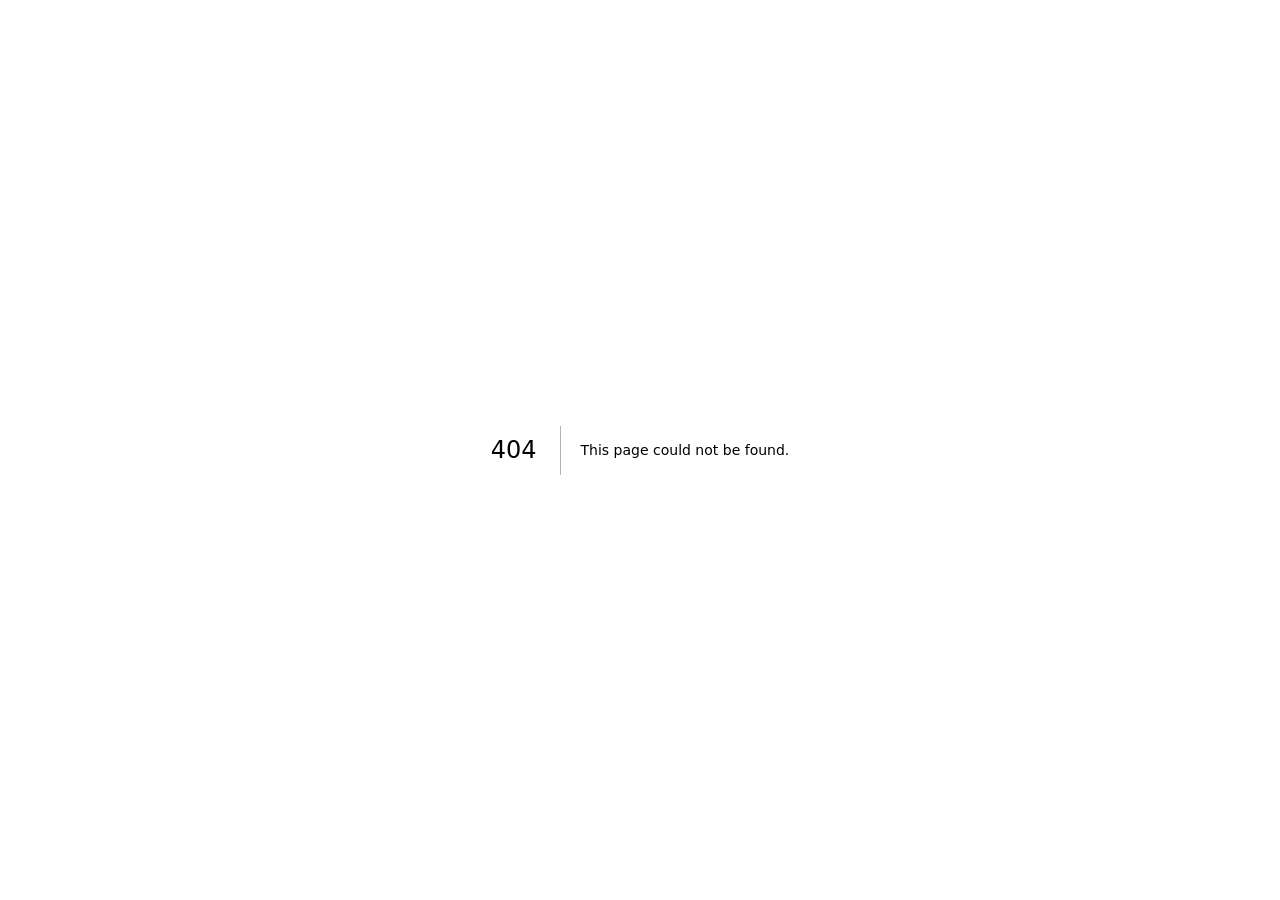
<file: 404/index.html>
<!DOCTYPE html><!--rf0sJOL_E9HXxamRpJTR4--><html lang="ru" class="__variable_fcbcbf __variable_3c557b"><head><meta charSet="utf-8"/><meta name="viewport" content="width=device-width, initial-scale=1"/><link rel="preload" href="/_next/static/media/21350d82a1f187e9-s.p.woff2" as="font" crossorigin="" type="font/woff2"/><link rel="preload" href="/_next/static/media/bb3ef058b751a6ad-s.p.woff2" as="font" crossorigin="" type="font/woff2"/><link rel="preload" href="/_next/static/media/e4af272ccee01ff0-s.p.woff2" as="font" crossorigin="" type="font/woff2"/><link rel="stylesheet" href="/_next/static/css/519929f96c0709e0.css" data-precedence="next"/><link rel="preload" as="script" fetchPriority="low" href="/_next/static/chunks/webpack-a3178eeb359b92ab.js"/><script src="/_next/static/chunks/4bd1b696-c023c6e3521b1417.js" async=""></script><script src="/_next/static/chunks/255-81ba70bd132d3eed.js" async=""></script><script src="/_next/static/chunks/main-app-1891beef18abd915.js" async=""></script><meta name="robots" content="noindex"/><meta name="next-size-adjust" content=""/><title>404: This page could not be found.</title><title>Игорь Гаврилов — Product Owner</title><meta name="description" content="Product Owner с 12+ годами опыта в финтехе. Строю продукты с нуля до рынка. МТС Банк, СБЕРКОРУС, 22 человека в командах."/><meta property="og:title" content="Игорь Гаврилов — Product Owner"/><meta property="og:description" content="Product Owner · Fintech · Builder"/><meta property="og:image" content="https://igorgavrilov.pro/igor.jpg"/><meta name="twitter:card" content="summary_large_image"/><meta name="twitter:title" content="Игорь Гаврилов — Product Owner"/><meta name="twitter:description" content="Product Owner · Fintech · Builder"/><meta name="twitter:image" content="https://igorgavrilov.pro/igor.jpg"/><link rel="icon" href="/favicon.png" type="image/png"/><link rel="icon" href="/icon.svg" type="image/svg+xml"/><link rel="apple-touch-icon" href="/apple-touch-icon.png" sizes="180x180" type="image/png"/><script src="/_next/static/chunks/polyfills-42372ed130431b0a.js" noModule=""></script></head><body><div hidden=""><!--$--><!--/$--></div><div style="font-family:system-ui,&quot;Segoe UI&quot;,Roboto,Helvetica,Arial,sans-serif,&quot;Apple Color Emoji&quot;,&quot;Segoe UI Emoji&quot;;height:100vh;text-align:center;display:flex;flex-direction:column;align-items:center;justify-content:center"><div><style>body{color:#000;background:#fff;margin:0}.next-error-h1{border-right:1px solid rgba(0,0,0,.3)}@media (prefers-color-scheme:dark){body{color:#fff;background:#000}.next-error-h1{border-right:1px solid rgba(255,255,255,.3)}}</style><h1 class="next-error-h1" style="display:inline-block;margin:0 20px 0 0;padding:0 23px 0 0;font-size:24px;font-weight:500;vertical-align:top;line-height:49px">404</h1><div style="display:inline-block"><h2 style="font-size:14px;font-weight:400;line-height:49px;margin:0">This page could not be found.</h2></div></div></div><!--$--><!--/$--><script src="/_next/static/chunks/webpack-a3178eeb359b92ab.js" id="_R_" async=""></script><script>(self.__next_f=self.__next_f||[]).push([0])</script><script>self.__next_f.push([1,"1:\"$Sreact.fragment\"\n2:I[9766,[],\"\"]\n3:I[8924,[],\"\"]\n4:I[4431,[],\"OutletBoundary\"]\n6:I[5278,[],\"AsyncMetadataOutlet\"]\n8:I[4431,[],\"ViewportBoundary\"]\na:I[4431,[],\"MetadataBoundary\"]\nb:\"$Sreact.suspense\"\nd:I[7150,[],\"\"]\n:HL[\"/_next/static/media/21350d82a1f187e9-s.p.woff2\",\"font\",{\"crossOrigin\":\"\",\"type\":\"font/woff2\"}]\n:HL[\"/_next/static/media/bb3ef058b751a6ad-s.p.woff2\",\"font\",{\"crossOrigin\":\"\",\"type\":\"font/woff2\"}]\n:HL[\"/_next/static/media/e4af272ccee01ff0-s.p.woff2\",\"font\",{\"crossOrigin\":\"\",\"type\":\"font/woff2\"}]\n:HL[\"/_next/static/css/519929f96c0709e0.css\",\"style\"]\n"])</script><script>self.__next_f.push([1,"0:{\"P\":null,\"b\":\"rf0sJOL-E9HXxamRpJTR4\",\"p\":\"\",\"c\":[\"\",\"_not-found\",\"\"],\"i\":false,\"f\":[[[\"\",{\"children\":[\"/_not-found\",{\"children\":[\"__PAGE__\",{}]}]},\"$undefined\",\"$undefined\",true],[\"\",[\"$\",\"$1\",\"c\",{\"children\":[[[\"$\",\"link\",\"0\",{\"rel\":\"stylesheet\",\"href\":\"/_next/static/css/519929f96c0709e0.css\",\"precedence\":\"next\",\"crossOrigin\":\"$undefined\",\"nonce\":\"$undefined\"}]],[\"$\",\"html\",null,{\"lang\":\"ru\",\"className\":\"__variable_fcbcbf __variable_3c557b\",\"children\":[\"$\",\"body\",null,{\"children\":[\"$\",\"$L2\",null,{\"parallelRouterKey\":\"children\",\"error\":\"$undefined\",\"errorStyles\":\"$undefined\",\"errorScripts\":\"$undefined\",\"template\":[\"$\",\"$L3\",null,{}],\"templateStyles\":\"$undefined\",\"templateScripts\":\"$undefined\",\"notFound\":\"$undefined\",\"forbidden\":\"$undefined\",\"unauthorized\":\"$undefined\"}]}]}]]}],{\"children\":[\"/_not-found\",[\"$\",\"$1\",\"c\",{\"children\":[null,[\"$\",\"$L2\",null,{\"parallelRouterKey\":\"children\",\"error\":\"$undefined\",\"errorStyles\":\"$undefined\",\"errorScripts\":\"$undefined\",\"template\":[\"$\",\"$L3\",null,{}],\"templateStyles\":\"$undefined\",\"templateScripts\":\"$undefined\",\"notFound\":\"$undefined\",\"forbidden\":\"$undefined\",\"unauthorized\":\"$undefined\"}]]}],{\"children\":[\"__PAGE__\",[\"$\",\"$1\",\"c\",{\"children\":[[[\"$\",\"title\",null,{\"children\":\"404: This page could not be found.\"}],[\"$\",\"div\",null,{\"style\":{\"fontFamily\":\"system-ui,\\\"Segoe UI\\\",Roboto,Helvetica,Arial,sans-serif,\\\"Apple Color Emoji\\\",\\\"Segoe UI Emoji\\\"\",\"height\":\"100vh\",\"textAlign\":\"center\",\"display\":\"flex\",\"flexDirection\":\"column\",\"alignItems\":\"center\",\"justifyContent\":\"center\"},\"children\":[\"$\",\"div\",null,{\"children\":[[\"$\",\"style\",null,{\"dangerouslySetInnerHTML\":{\"__html\":\"body{color:#000;background:#fff;margin:0}.next-error-h1{border-right:1px solid rgba(0,0,0,.3)}@media (prefers-color-scheme:dark){body{color:#fff;background:#000}.next-error-h1{border-right:1px solid rgba(255,255,255,.3)}}\"}}],[\"$\",\"h1\",null,{\"className\":\"next-error-h1\",\"style\":{\"display\":\"inline-block\",\"margin\":\"0 20px 0 0\",\"padding\":\"0 23px 0 0\",\"fontSize\":24,\"fontWeight\":500,\"verticalAlign\":\"top\",\"lineHeight\":\"49px\"},\"children\":404}],[\"$\",\"div\",null,{\"style\":{\"display\":\"inline-block\"},\"children\":[\"$\",\"h2\",null,{\"style\":{\"fontSize\":14,\"fontWeight\":400,\"lineHeight\":\"49px\",\"margin\":0},\"children\":\"This page could not be found.\"}]}]]}]}]],null,[\"$\",\"$L4\",null,{\"children\":[\"$L5\",[\"$\",\"$L6\",null,{\"promise\":\"$@7\"}]]}]]}],{},null,false]},null,false]},null,false],[\"$\",\"$1\",\"h\",{\"children\":[[\"$\",\"meta\",null,{\"name\":\"robots\",\"content\":\"noindex\"}],[[\"$\",\"$L8\",null,{\"children\":\"$L9\"}],[\"$\",\"meta\",null,{\"name\":\"next-size-adjust\",\"content\":\"\"}]],[\"$\",\"$La\",null,{\"children\":[\"$\",\"div\",null,{\"hidden\":true,\"children\":[\"$\",\"$b\",null,{\"fallback\":null,\"children\":\"$Lc\"}]}]}]]}],false]],\"m\":\"$undefined\",\"G\":[\"$d\",[]],\"s\":false,\"S\":true}\n"])</script><script>self.__next_f.push([1,"9:[[\"$\",\"meta\",\"0\",{\"charSet\":\"utf-8\"}],[\"$\",\"meta\",\"1\",{\"name\":\"viewport\",\"content\":\"width=device-width, initial-scale=1\"}]]\n5:null\n"])</script><script>self.__next_f.push([1,"e:I[622,[],\"IconMark\"]\n"])</script><script>self.__next_f.push([1,"7:{\"metadata\":[[\"$\",\"title\",\"0\",{\"children\":\"Игорь Гаврилов — Product Owner\"}],[\"$\",\"meta\",\"1\",{\"name\":\"description\",\"content\":\"Product Owner с 12+ годами опыта в финтехе. Строю продукты с нуля до рынка. МТС Банк, СБЕРКОРУС, 22 человека в командах.\"}],[\"$\",\"meta\",\"2\",{\"property\":\"og:title\",\"content\":\"Игорь Гаврилов — Product Owner\"}],[\"$\",\"meta\",\"3\",{\"property\":\"og:description\",\"content\":\"Product Owner · Fintech · Builder\"}],[\"$\",\"meta\",\"4\",{\"property\":\"og:image\",\"content\":\"https://igorgavrilov.pro/igor.jpg\"}],[\"$\",\"meta\",\"5\",{\"name\":\"twitter:card\",\"content\":\"summary_large_image\"}],[\"$\",\"meta\",\"6\",{\"name\":\"twitter:title\",\"content\":\"Игорь Гаврилов — Product Owner\"}],[\"$\",\"meta\",\"7\",{\"name\":\"twitter:description\",\"content\":\"Product Owner · Fintech · Builder\"}],[\"$\",\"meta\",\"8\",{\"name\":\"twitter:image\",\"content\":\"https://igorgavrilov.pro/igor.jpg\"}],[\"$\",\"link\",\"9\",{\"rel\":\"icon\",\"href\":\"/favicon.png\",\"type\":\"image/png\"}],[\"$\",\"link\",\"10\",{\"rel\":\"icon\",\"href\":\"/icon.svg\",\"type\":\"image/svg+xml\"}],[\"$\",\"link\",\"11\",{\"rel\":\"apple-touch-icon\",\"href\":\"/apple-touch-icon.png\",\"sizes\":\"180x180\",\"type\":\"image/png\"}],[\"$\",\"$Le\",\"12\",{}]],\"error\":null,\"digest\":\"$undefined\"}\n"])</script><script>self.__next_f.push([1,"c:\"$7:metadata\"\n"])</script></body></html>
</file>
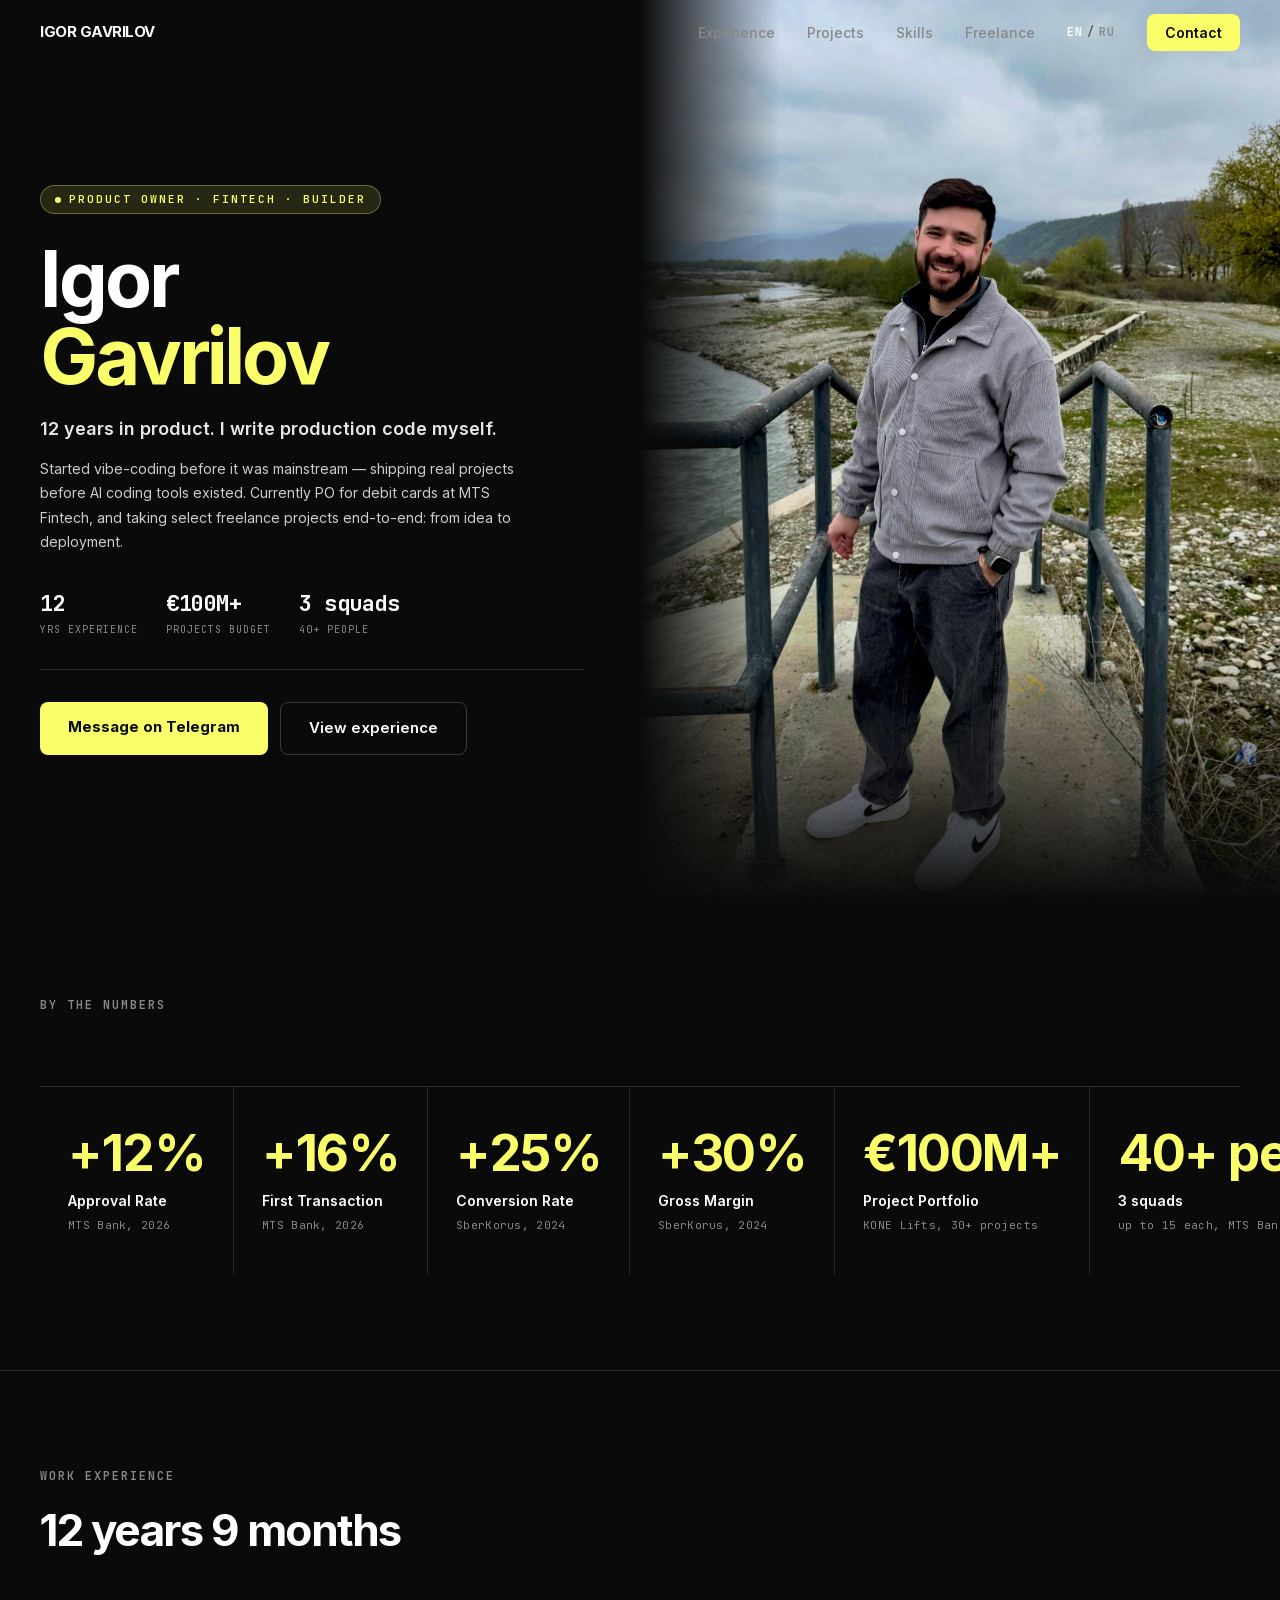
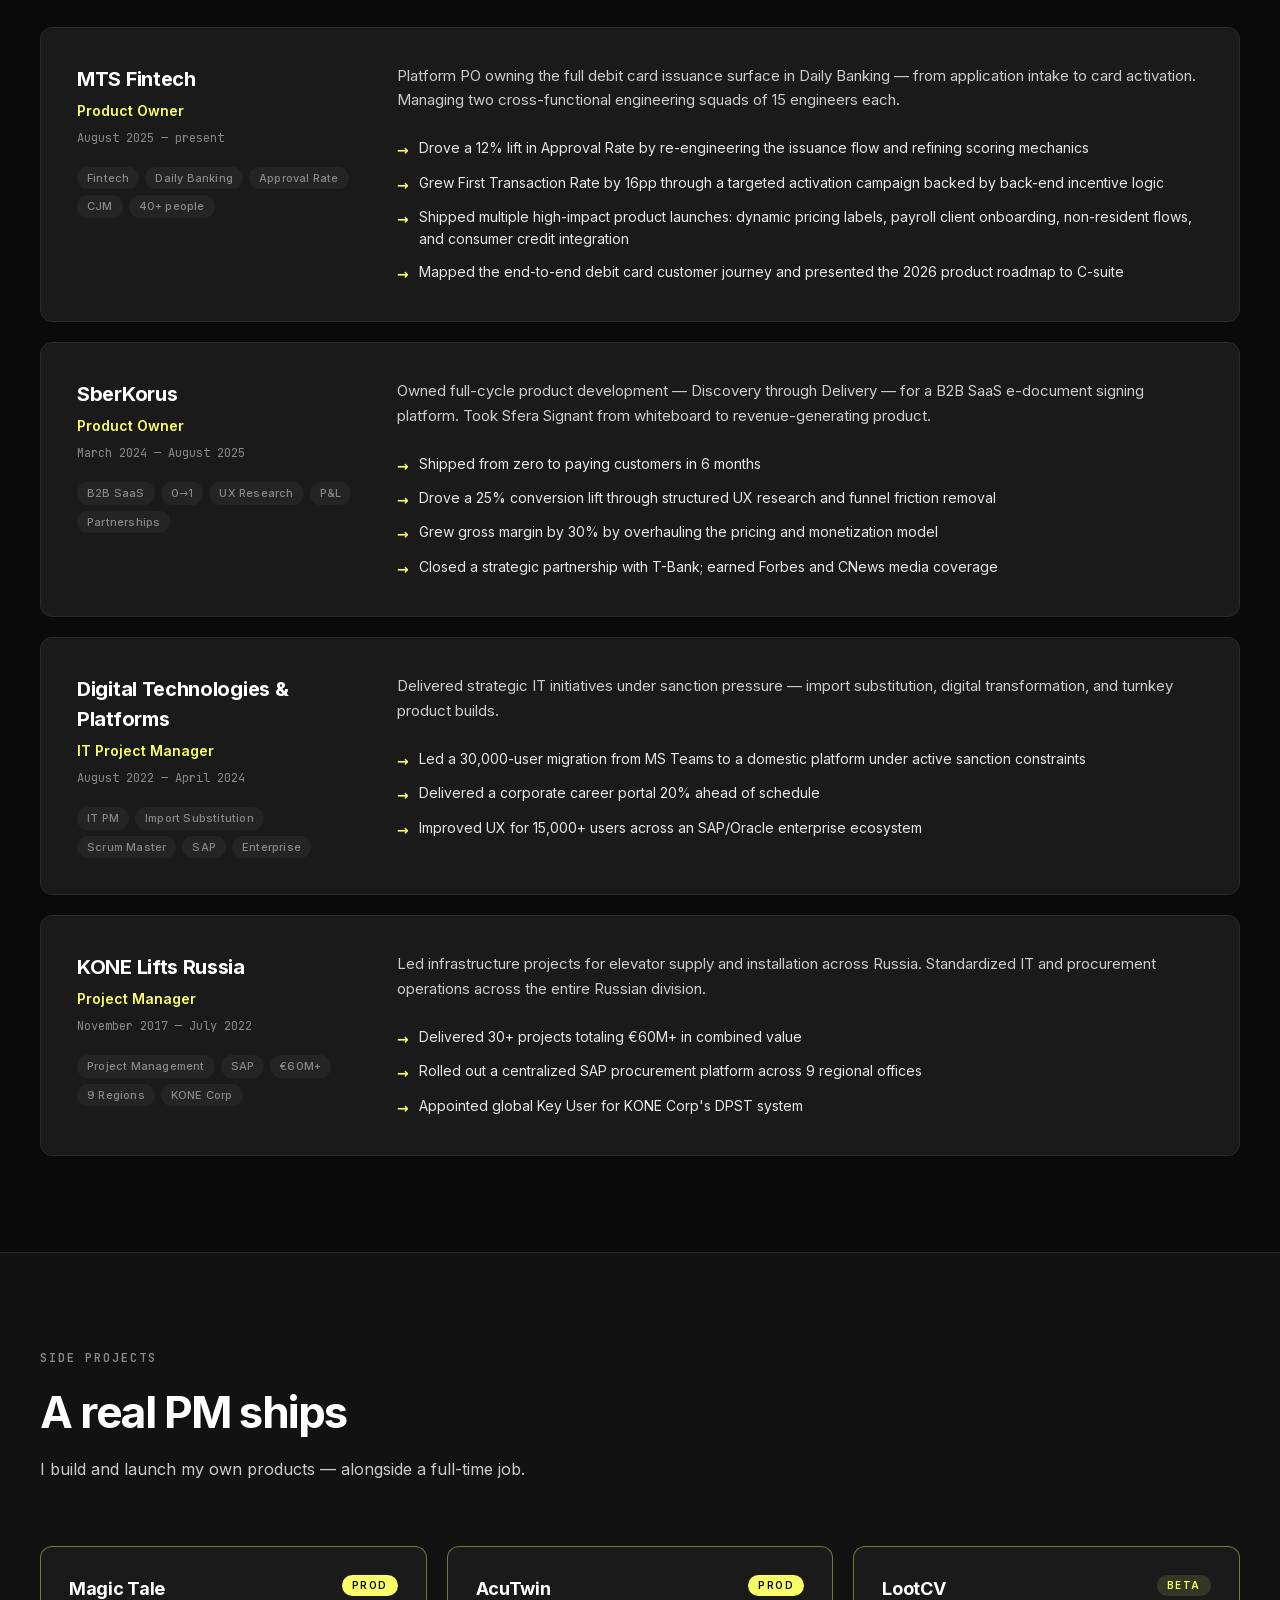
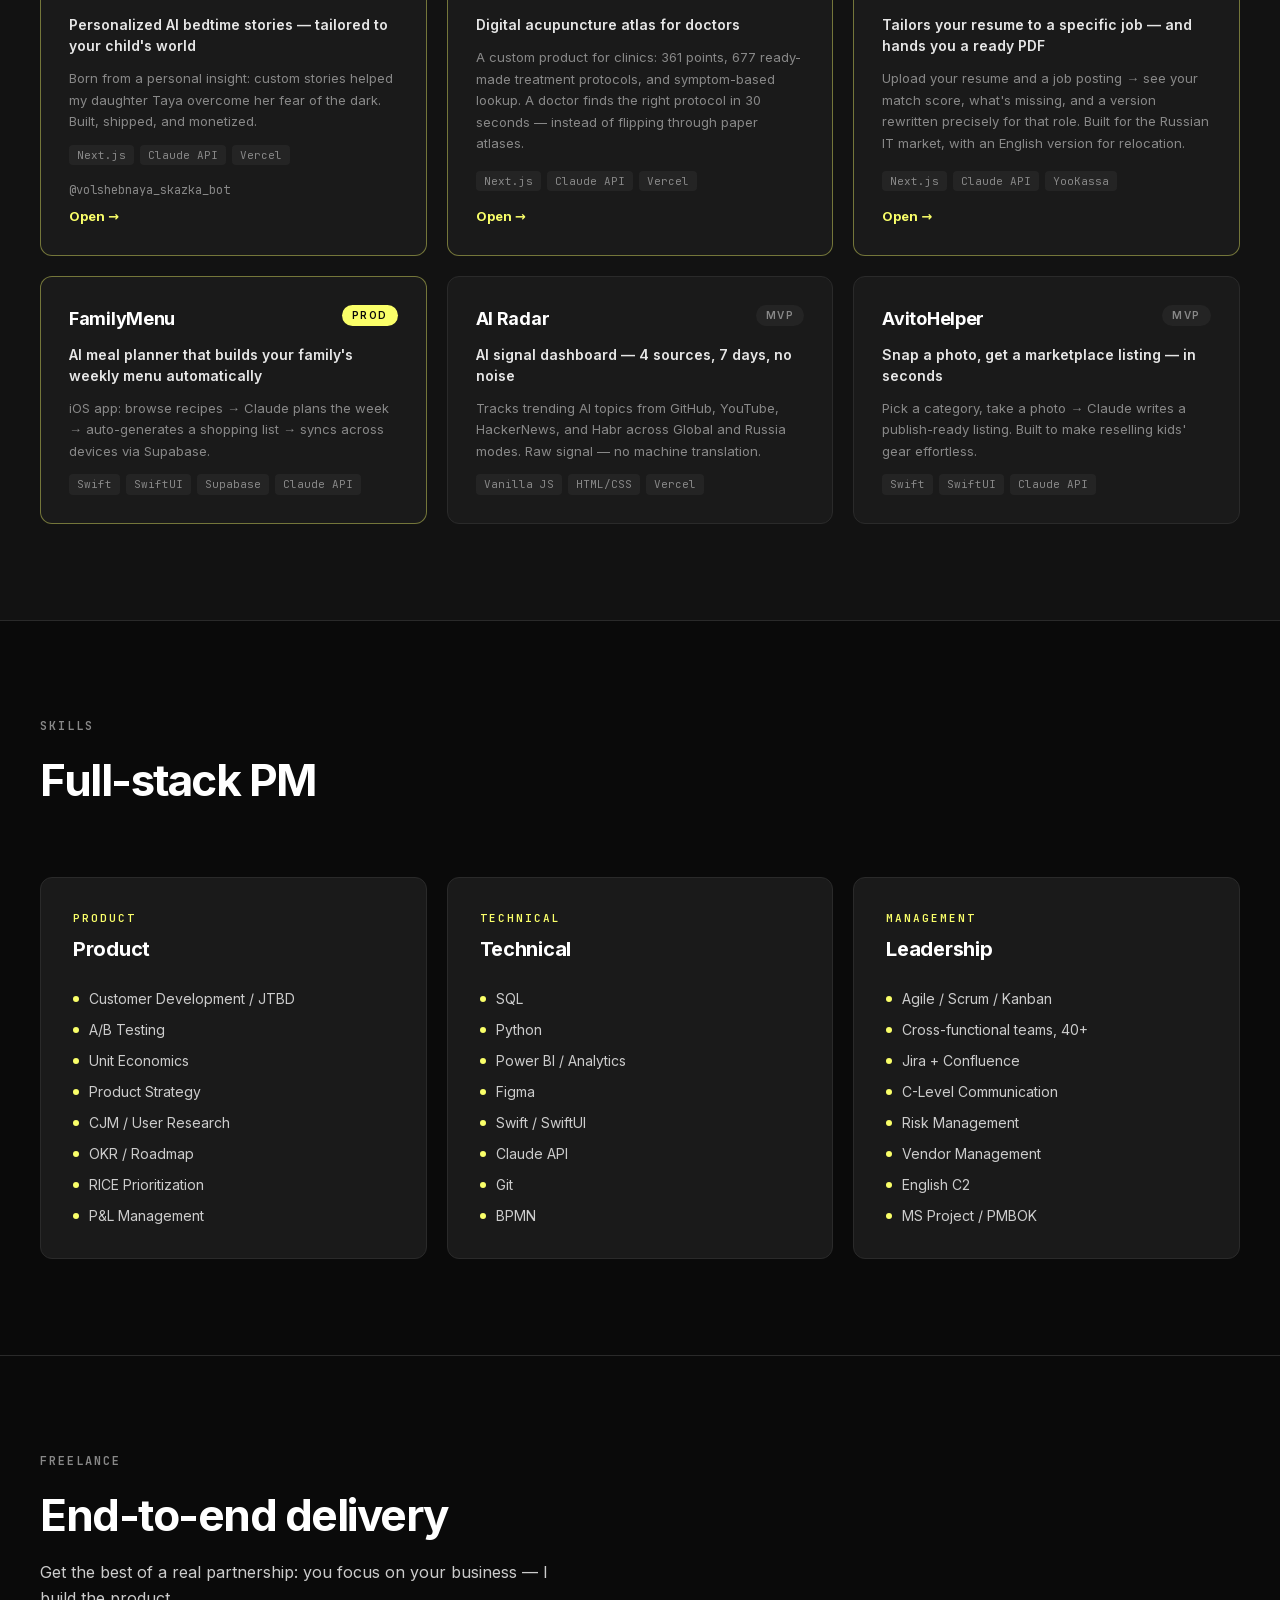
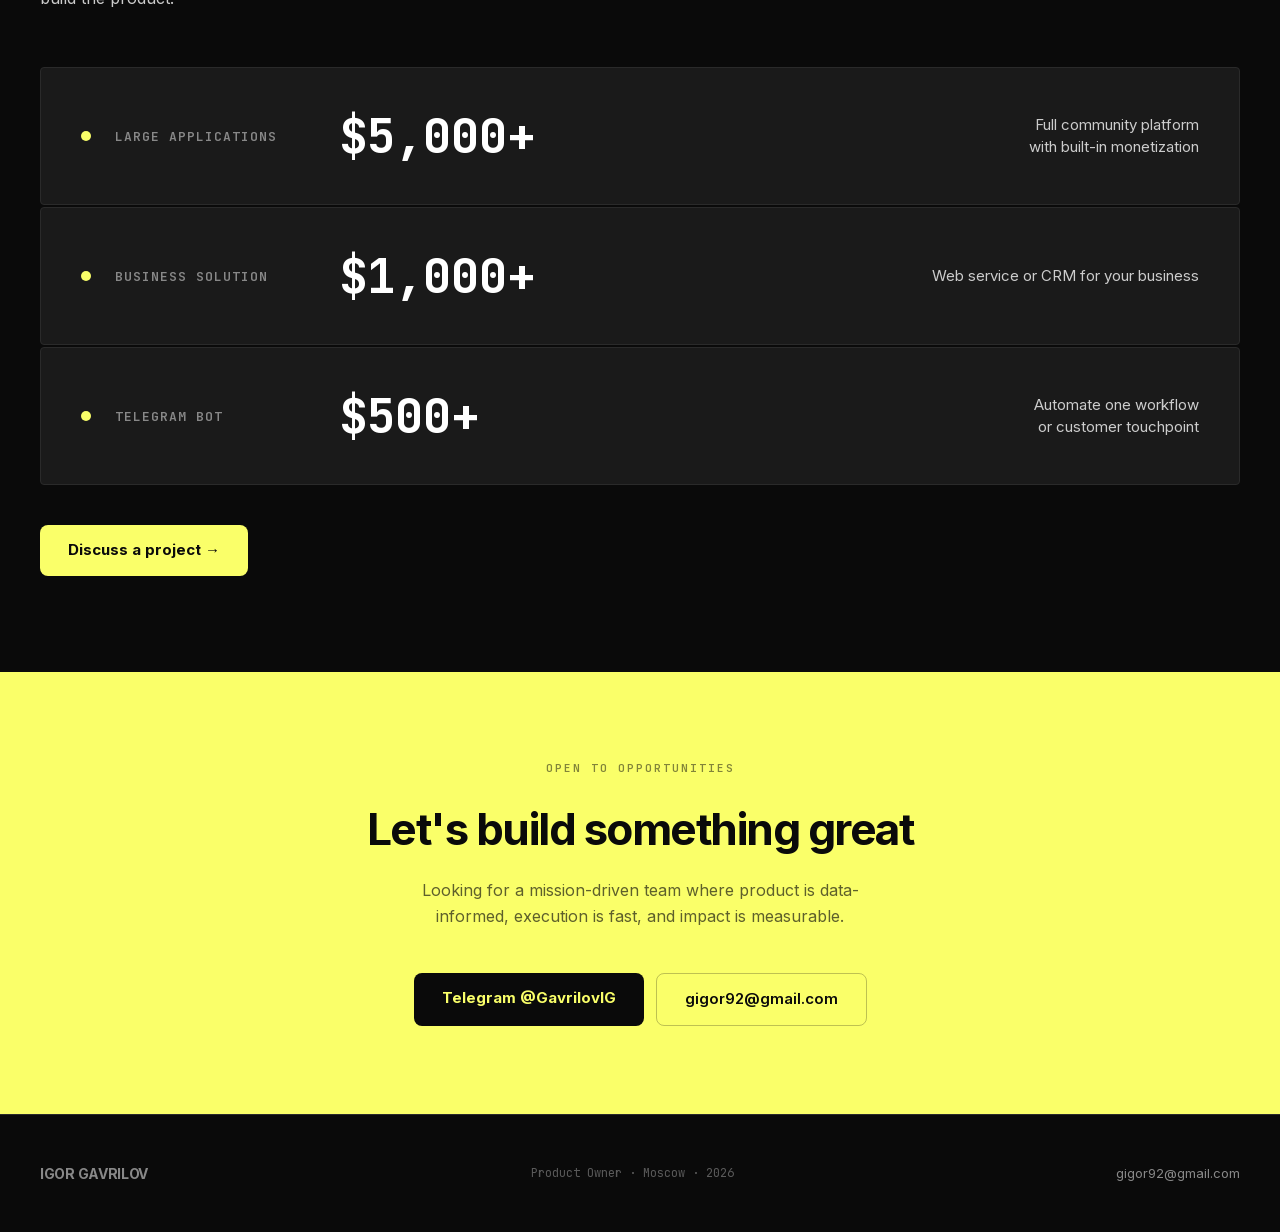
<file: en/index.html>
<!DOCTYPE html><!--rf0sJOL_E9HXxamRpJTR4--><html lang="ru" class="__variable_fcbcbf __variable_3c557b"><head><meta charSet="utf-8"/><meta name="viewport" content="width=device-width, initial-scale=1"/><link rel="preload" href="/_next/static/media/21350d82a1f187e9-s.p.woff2" as="font" crossorigin="" type="font/woff2"/><link rel="preload" href="/_next/static/media/bb3ef058b751a6ad-s.p.woff2" as="font" crossorigin="" type="font/woff2"/><link rel="preload" href="/_next/static/media/e4af272ccee01ff0-s.p.woff2" as="font" crossorigin="" type="font/woff2"/><link rel="preload" as="image" href="/igor_new.jpg"/><link rel="stylesheet" href="/_next/static/css/519929f96c0709e0.css" data-precedence="next"/><link rel="preload" as="script" fetchPriority="low" href="/_next/static/chunks/webpack-a3178eeb359b92ab.js"/><script src="/_next/static/chunks/4bd1b696-c023c6e3521b1417.js" async=""></script><script src="/_next/static/chunks/255-81ba70bd132d3eed.js" async=""></script><script src="/_next/static/chunks/main-app-1891beef18abd915.js" async=""></script><script src="/_next/static/chunks/app/en/layout-5adb87c7ead2ffd3.js" async=""></script><script src="/_next/static/chunks/app/en/page-73388231dc9003cc.js" async=""></script><meta name="next-size-adjust" content=""/><title>Igor Gavrilov — Product Owner</title><meta name="description" content="Product Owner with 12+ years in fintech. I build products from zero to market. MTS Bank, SberKorus, teams up to 30 people."/><meta property="og:title" content="Igor Gavrilov — Product Owner"/><meta property="og:description" content="Product Owner · Fintech · Builder"/><meta property="og:image" content="https://igorgavrilov.pro/igor.jpg"/><meta name="twitter:card" content="summary_large_image"/><meta name="twitter:title" content="Igor Gavrilov — Product Owner"/><meta name="twitter:description" content="Product Owner · Fintech · Builder"/><meta name="twitter:image" content="https://igorgavrilov.pro/igor.jpg"/><link rel="icon" href="/favicon.png" type="image/png"/><link rel="icon" href="/icon.svg" type="image/svg+xml"/><link rel="apple-touch-icon" href="/apple-touch-icon.png" sizes="180x180" type="image/png"/><script src="/_next/static/chunks/polyfills-42372ed130431b0a.js" noModule=""></script></head><body><div hidden=""><!--$--><!--/$--></div><nav style="position:fixed;top:0;left:0;right:0;z-index:50;height:64px;display:flex;align-items:center;justify-content:space-between;padding:0 40px;background-color:transparent;border-bottom:none;backdrop-filter:none;-webkit-backdrop-filter:none;transition:all 0.25s ease"><span style="font-family:var(--font-inter);font-weight:700;font-size:15px;letter-spacing:-0.5px;color:var(--ch-ink)">IGOR GAVRILOV</span><div style="display:flex;align-items:center;gap:32px"><div class="nav-links" style="display:flex;align-items:center;gap:32px"><a href="#experience" style="color:var(--ch-muted);font-size:14px;font-weight:500;transition:color 0.2s">Experience</a><a href="#projects" style="color:var(--ch-muted);font-size:14px;font-weight:500;transition:color 0.2s">Projects</a><a href="#skills" style="color:var(--ch-muted);font-size:14px;font-weight:500;transition:color 0.2s">Skills</a><a href="#services" style="color:var(--ch-muted);font-size:14px;font-weight:500;transition:color 0.2s">Freelance</a></div><div class="nav-lang" style="display:flex;align-items:center;gap:4px;font-family:var(--font-mono);font-size:12px;font-weight:600;letter-spacing:1px"><span style="color:var(--ch-ink)">EN</span><span style="color:var(--ch-muted-soft)">/</span><a href="/" style="color:var(--ch-muted);transition:color 0.2s">RU</a></div><a href="https://t.me/GavrilovIG" target="_blank" rel="noopener noreferrer" style="background-color:var(--ch-primary);color:var(--ch-on-primary);padding:8px 18px;border-radius:8px;font-size:14px;font-weight:600;transition:background-color 0.15s;white-space:nowrap">Contact</a></div></nav><main><section style="width:100%;min-height:100vh;background-color:var(--ch-canvas);display:grid;grid-template-columns:1fr 1fr;overflow:hidden" class="hero-section"><div style="display:flex;flex-direction:column;justify-content:center;padding:120px 56px 80px 40px"><div class="hero-lang" style="display:none;align-items:center;gap:6px;font-family:var(--font-mono);font-size:13px;font-weight:600;letter-spacing:1px;margin-bottom:20px"><span style="color:var(--ch-ink)">EN</span><span style="color:var(--ch-muted-soft)">/</span><a href="/" style="color:var(--ch-muted);text-decoration:none">RU</a></div><div style="display:inline-flex;align-items:center;gap:8px;background-color:rgba(250,255,105,0.12);border:1px solid rgba(250,255,105,0.3);border-radius:9999px;padding:5px 14px;margin-bottom:28px;align-self:flex-start"><span style="width:6px;height:6px;border-radius:50%;background-color:var(--ch-primary);display:inline-block;flex-shrink:0"></span><span style="font-family:var(--font-mono);font-size:11px;font-weight:600;letter-spacing:2px;color:var(--ch-primary);text-transform:uppercase">PRODUCT OWNER · FINTECH · BUILDER</span></div><h1 style="font-family:var(--font-inter);font-weight:700;font-size:clamp(48px, 6vw, 88px);line-height:1;letter-spacing:-3px;color:var(--ch-ink);margin-bottom:20px">Igor<br/><span style="color:var(--ch-primary)">Gavrilov</span></h1><p style="font-family:var(--font-inter);font-weight:600;font-size:clamp(15px, 1.4vw, 18px);line-height:1.4;color:var(--ch-body-strong);margin-bottom:16px">12 years in product. I write production code myself.</p><p style="font-family:var(--font-inter);font-weight:400;font-size:clamp(14px, 1.1vw, 16px);line-height:1.75;color:var(--ch-body);max-width:480px;margin-bottom:32px">Started vibe-coding before it was mainstream — shipping real projects before AI coding tools existed. Currently PO for debit cards at MTS Fintech, and taking select freelance projects end-to-end: from idea to deployment.</p><div style="display:flex;gap:28px;margin-bottom:32px;padding-bottom:32px;border-bottom:1px solid var(--ch-hairline);flex-wrap:wrap"><div><div style="font-family:var(--font-mono);font-weight:700;font-size:22px;color:var(--ch-ink);letter-spacing:-0.5px">12</div><div style="font-family:var(--font-mono);font-size:10px;color:var(--ch-muted);text-transform:uppercase;letter-spacing:1px;margin-top:2px">yrs experience</div></div><div><div style="font-family:var(--font-mono);font-weight:700;font-size:22px;color:var(--ch-ink);letter-spacing:-0.5px">€100M+</div><div style="font-family:var(--font-mono);font-size:10px;color:var(--ch-muted);text-transform:uppercase;letter-spacing:1px;margin-top:2px">projects budget</div></div><div><div style="font-family:var(--font-mono);font-weight:700;font-size:22px;color:var(--ch-ink);letter-spacing:-0.5px">3 squads</div><div style="font-family:var(--font-mono);font-size:10px;color:var(--ch-muted);text-transform:uppercase;letter-spacing:1px;margin-top:2px">40+ people</div></div></div><div class="hero-buttons" style="display:flex;gap:12px;flex-wrap:wrap"><a href="https://t.me/GavrilovIG" target="_blank" rel="noopener noreferrer" style="background-color:var(--ch-primary);color:var(--ch-on-primary);padding:14px 28px;border-radius:8px;font-size:15px;font-weight:700;display:inline-block;white-space:nowrap">Message on Telegram</a><a href="#experience" style="background-color:transparent;color:var(--ch-ink);padding:14px 28px;border-radius:8px;font-size:15px;font-weight:600;border:1px solid var(--ch-hairline-strong);display:inline-block;white-space:nowrap">View experience</a></div></div><div style="position:relative;overflow:hidden" class="hero-photo"><div style="position:absolute;left:0;top:0;bottom:0;width:140px;background:linear-gradient(to right, var(--ch-canvas) 0%, transparent 100%);z-index:1"></div><div style="position:absolute;left:0;right:0;bottom:0;height:260px;background:linear-gradient(to top, var(--ch-canvas) 0%, transparent 100%);z-index:1"></div><img src="/igor_new.jpg" alt="Igor Gavrilov" class="hero-img" style="width:100%;height:100%;object-fit:cover;object-position:center 12%;filter:none;display:block"/></div></section><section class="impact-section" style="background-color:var(--ch-canvas);padding:96px 40px"><div style="max-width:1280px;margin:0 auto"><div style="font-family:var(--font-mono);font-size:12px;font-weight:600;letter-spacing:2px;color:var(--ch-muted);text-transform:uppercase;margin-bottom:72px">By the numbers</div><div class="metrics-grid-wrap"><div class="metric-cell"><div class="metric-value">+12%</div><div class="metric-label">Approval Rate</div><div class="metric-context">MTS Bank, 2026</div></div><div class="metric-cell"><div class="metric-value">+16%</div><div class="metric-label">First Transaction</div><div class="metric-context">MTS Bank, 2026</div></div><div class="metric-cell"><div class="metric-value">+25%</div><div class="metric-label">Conversion Rate</div><div class="metric-context">SberKorus, 2024</div></div><div class="metric-cell"><div class="metric-value">+30%</div><div class="metric-label">Gross Margin</div><div class="metric-context">SberKorus, 2024</div></div><div class="metric-cell"><div class="metric-value">€100M+</div><div class="metric-label">Project Portfolio</div><div class="metric-context">KONE Lifts, 30+ projects</div></div><div class="metric-cell"><div class="metric-value">40+ people</div><div class="metric-label">3 squads</div><div class="metric-context">up to 15 each, MTS Bank</div></div></div></div></section><section id="experience" style="background-color:var(--ch-canvas);padding:96px 40px;border-top:1px solid var(--ch-hairline)"><div style="max-width:1280px;margin:0 auto"><div style="font-family:var(--font-mono);font-size:12px;font-weight:600;letter-spacing:2px;color:var(--ch-muted);text-transform:uppercase;margin-bottom:12px">Work Experience</div><h2 style="font-family:var(--font-inter);font-weight:700;font-size:clamp(28px, 4vw, 44px);letter-spacing:-1.5px;color:var(--ch-ink);margin-bottom:64px">12 years 9 months</h2><div style="display:flex;flex-direction:column;gap:20px"><div style="background-color:var(--ch-surface-card);border:1px solid var(--ch-hairline);border-radius:12px;padding:36px;display:grid;grid-template-columns:280px 1fr;gap:40px" class="exp-grid"><div><div style="font-family:var(--font-inter);font-weight:700;font-size:20px;letter-spacing:-0.3px;color:var(--ch-ink);margin-bottom:6px">MTS Fintech</div><div style="font-family:var(--font-inter);font-weight:600;font-size:14px;color:var(--ch-primary);margin-bottom:8px">Product Owner</div><div style="font-family:var(--font-mono);font-size:12px;color:var(--ch-muted);margin-bottom:20px;line-height:1.5">August 2025 — present</div><div style="display:flex;flex-wrap:wrap;gap:6px"><span style="background-color:var(--ch-surface-elevated);color:var(--ch-muted);font-size:11px;font-weight:500;padding:3px 10px;border-radius:9999px;letter-spacing:0.2px">Fintech</span><span style="background-color:var(--ch-surface-elevated);color:var(--ch-muted);font-size:11px;font-weight:500;padding:3px 10px;border-radius:9999px;letter-spacing:0.2px">Daily Banking</span><span style="background-color:var(--ch-surface-elevated);color:var(--ch-muted);font-size:11px;font-weight:500;padding:3px 10px;border-radius:9999px;letter-spacing:0.2px">Approval Rate</span><span style="background-color:var(--ch-surface-elevated);color:var(--ch-muted);font-size:11px;font-weight:500;padding:3px 10px;border-radius:9999px;letter-spacing:0.2px">CJM</span><span style="background-color:var(--ch-surface-elevated);color:var(--ch-muted);font-size:11px;font-weight:500;padding:3px 10px;border-radius:9999px;letter-spacing:0.2px">40+ people</span></div></div><div><p style="font-family:var(--font-inter);font-size:15px;line-height:1.65;color:var(--ch-body);margin-bottom:24px">Platform PO owning the full debit card issuance surface in Daily Banking — from application intake to card activation. Managing two cross-functional engineering squads of 15 engineers each.</p><ul style="list-style:none;padding:0;display:flex;flex-direction:column;gap:10px"><li style="display:flex;gap:10px;font-size:14px;line-height:1.6;color:var(--ch-body-strong)"><span style="color:var(--ch-primary);flex-shrink:0;margin-top:2px;font-weight:700">→</span>Drove a 12% lift in Approval Rate by re-engineering the issuance flow and refining scoring mechanics</li><li style="display:flex;gap:10px;font-size:14px;line-height:1.6;color:var(--ch-body-strong)"><span style="color:var(--ch-primary);flex-shrink:0;margin-top:2px;font-weight:700">→</span>Grew First Transaction Rate by 16pp through a targeted activation campaign backed by back-end incentive logic</li><li style="display:flex;gap:10px;font-size:14px;line-height:1.6;color:var(--ch-body-strong)"><span style="color:var(--ch-primary);flex-shrink:0;margin-top:2px;font-weight:700">→</span>Shipped multiple high-impact product launches: dynamic pricing labels, payroll client onboarding, non-resident flows, and consumer credit integration</li><li style="display:flex;gap:10px;font-size:14px;line-height:1.6;color:var(--ch-body-strong)"><span style="color:var(--ch-primary);flex-shrink:0;margin-top:2px;font-weight:700">→</span>Mapped the end-to-end debit card customer journey and presented the 2026 product roadmap to C-suite</li></ul></div></div><div style="background-color:var(--ch-surface-card);border:1px solid var(--ch-hairline);border-radius:12px;padding:36px;display:grid;grid-template-columns:280px 1fr;gap:40px" class="exp-grid"><div><div style="font-family:var(--font-inter);font-weight:700;font-size:20px;letter-spacing:-0.3px;color:var(--ch-ink);margin-bottom:6px">SberKorus</div><div style="font-family:var(--font-inter);font-weight:600;font-size:14px;color:var(--ch-primary);margin-bottom:8px">Product Owner</div><div style="font-family:var(--font-mono);font-size:12px;color:var(--ch-muted);margin-bottom:20px;line-height:1.5">March 2024 — August 2025</div><div style="display:flex;flex-wrap:wrap;gap:6px"><span style="background-color:var(--ch-surface-elevated);color:var(--ch-muted);font-size:11px;font-weight:500;padding:3px 10px;border-radius:9999px;letter-spacing:0.2px">B2B SaaS</span><span style="background-color:var(--ch-surface-elevated);color:var(--ch-muted);font-size:11px;font-weight:500;padding:3px 10px;border-radius:9999px;letter-spacing:0.2px">0→1</span><span style="background-color:var(--ch-surface-elevated);color:var(--ch-muted);font-size:11px;font-weight:500;padding:3px 10px;border-radius:9999px;letter-spacing:0.2px">UX Research</span><span style="background-color:var(--ch-surface-elevated);color:var(--ch-muted);font-size:11px;font-weight:500;padding:3px 10px;border-radius:9999px;letter-spacing:0.2px">P&amp;L</span><span style="background-color:var(--ch-surface-elevated);color:var(--ch-muted);font-size:11px;font-weight:500;padding:3px 10px;border-radius:9999px;letter-spacing:0.2px">Partnerships</span></div></div><div><p style="font-family:var(--font-inter);font-size:15px;line-height:1.65;color:var(--ch-body);margin-bottom:24px">Owned full-cycle product development — Discovery through Delivery — for a B2B SaaS e-document signing platform. Took Sfera Signant from whiteboard to revenue-generating product.</p><ul style="list-style:none;padding:0;display:flex;flex-direction:column;gap:10px"><li style="display:flex;gap:10px;font-size:14px;line-height:1.6;color:var(--ch-body-strong)"><span style="color:var(--ch-primary);flex-shrink:0;margin-top:2px;font-weight:700">→</span>Shipped from zero to paying customers in 6 months</li><li style="display:flex;gap:10px;font-size:14px;line-height:1.6;color:var(--ch-body-strong)"><span style="color:var(--ch-primary);flex-shrink:0;margin-top:2px;font-weight:700">→</span>Drove a 25% conversion lift through structured UX research and funnel friction removal</li><li style="display:flex;gap:10px;font-size:14px;line-height:1.6;color:var(--ch-body-strong)"><span style="color:var(--ch-primary);flex-shrink:0;margin-top:2px;font-weight:700">→</span>Grew gross margin by 30% by overhauling the pricing and monetization model</li><li style="display:flex;gap:10px;font-size:14px;line-height:1.6;color:var(--ch-body-strong)"><span style="color:var(--ch-primary);flex-shrink:0;margin-top:2px;font-weight:700">→</span>Closed a strategic partnership with T-Bank; earned Forbes and CNews media coverage</li></ul></div></div><div style="background-color:var(--ch-surface-card);border:1px solid var(--ch-hairline);border-radius:12px;padding:36px;display:grid;grid-template-columns:280px 1fr;gap:40px" class="exp-grid"><div><div style="font-family:var(--font-inter);font-weight:700;font-size:20px;letter-spacing:-0.3px;color:var(--ch-ink);margin-bottom:6px">Digital Technologies &amp; Platforms</div><div style="font-family:var(--font-inter);font-weight:600;font-size:14px;color:var(--ch-primary);margin-bottom:8px">IT Project Manager</div><div style="font-family:var(--font-mono);font-size:12px;color:var(--ch-muted);margin-bottom:20px;line-height:1.5">August 2022 — April 2024</div><div style="display:flex;flex-wrap:wrap;gap:6px"><span style="background-color:var(--ch-surface-elevated);color:var(--ch-muted);font-size:11px;font-weight:500;padding:3px 10px;border-radius:9999px;letter-spacing:0.2px">IT PM</span><span style="background-color:var(--ch-surface-elevated);color:var(--ch-muted);font-size:11px;font-weight:500;padding:3px 10px;border-radius:9999px;letter-spacing:0.2px">Import Substitution</span><span style="background-color:var(--ch-surface-elevated);color:var(--ch-muted);font-size:11px;font-weight:500;padding:3px 10px;border-radius:9999px;letter-spacing:0.2px">Scrum Master</span><span style="background-color:var(--ch-surface-elevated);color:var(--ch-muted);font-size:11px;font-weight:500;padding:3px 10px;border-radius:9999px;letter-spacing:0.2px">SAP</span><span style="background-color:var(--ch-surface-elevated);color:var(--ch-muted);font-size:11px;font-weight:500;padding:3px 10px;border-radius:9999px;letter-spacing:0.2px">Enterprise</span></div></div><div><p style="font-family:var(--font-inter);font-size:15px;line-height:1.65;color:var(--ch-body);margin-bottom:24px">Delivered strategic IT initiatives under sanction pressure — import substitution, digital transformation, and turnkey product builds.</p><ul style="list-style:none;padding:0;display:flex;flex-direction:column;gap:10px"><li style="display:flex;gap:10px;font-size:14px;line-height:1.6;color:var(--ch-body-strong)"><span style="color:var(--ch-primary);flex-shrink:0;margin-top:2px;font-weight:700">→</span>Led a 30,000-user migration from MS Teams to a domestic platform under active sanction constraints</li><li style="display:flex;gap:10px;font-size:14px;line-height:1.6;color:var(--ch-body-strong)"><span style="color:var(--ch-primary);flex-shrink:0;margin-top:2px;font-weight:700">→</span>Delivered a corporate career portal 20% ahead of schedule</li><li style="display:flex;gap:10px;font-size:14px;line-height:1.6;color:var(--ch-body-strong)"><span style="color:var(--ch-primary);flex-shrink:0;margin-top:2px;font-weight:700">→</span>Improved UX for 15,000+ users across an SAP/Oracle enterprise ecosystem</li></ul></div></div><div style="background-color:var(--ch-surface-card);border:1px solid var(--ch-hairline);border-radius:12px;padding:36px;display:grid;grid-template-columns:280px 1fr;gap:40px" class="exp-grid"><div><div style="font-family:var(--font-inter);font-weight:700;font-size:20px;letter-spacing:-0.3px;color:var(--ch-ink);margin-bottom:6px">KONE Lifts Russia</div><div style="font-family:var(--font-inter);font-weight:600;font-size:14px;color:var(--ch-primary);margin-bottom:8px">Project Manager</div><div style="font-family:var(--font-mono);font-size:12px;color:var(--ch-muted);margin-bottom:20px;line-height:1.5">November 2017 — July 2022</div><div style="display:flex;flex-wrap:wrap;gap:6px"><span style="background-color:var(--ch-surface-elevated);color:var(--ch-muted);font-size:11px;font-weight:500;padding:3px 10px;border-radius:9999px;letter-spacing:0.2px">Project Management</span><span style="background-color:var(--ch-surface-elevated);color:var(--ch-muted);font-size:11px;font-weight:500;padding:3px 10px;border-radius:9999px;letter-spacing:0.2px">SAP</span><span style="background-color:var(--ch-surface-elevated);color:var(--ch-muted);font-size:11px;font-weight:500;padding:3px 10px;border-radius:9999px;letter-spacing:0.2px">€60M+</span><span style="background-color:var(--ch-surface-elevated);color:var(--ch-muted);font-size:11px;font-weight:500;padding:3px 10px;border-radius:9999px;letter-spacing:0.2px">9 Regions</span><span style="background-color:var(--ch-surface-elevated);color:var(--ch-muted);font-size:11px;font-weight:500;padding:3px 10px;border-radius:9999px;letter-spacing:0.2px">KONE Corp</span></div></div><div><p style="font-family:var(--font-inter);font-size:15px;line-height:1.65;color:var(--ch-body);margin-bottom:24px">Led infrastructure projects for elevator supply and installation across Russia. Standardized IT and procurement operations across the entire Russian division.</p><ul style="list-style:none;padding:0;display:flex;flex-direction:column;gap:10px"><li style="display:flex;gap:10px;font-size:14px;line-height:1.6;color:var(--ch-body-strong)"><span style="color:var(--ch-primary);flex-shrink:0;margin-top:2px;font-weight:700">→</span>Delivered 30+ projects totaling €60M+ in combined value</li><li style="display:flex;gap:10px;font-size:14px;line-height:1.6;color:var(--ch-body-strong)"><span style="color:var(--ch-primary);flex-shrink:0;margin-top:2px;font-weight:700">→</span>Rolled out a centralized SAP procurement platform across 9 regional offices</li><li style="display:flex;gap:10px;font-size:14px;line-height:1.6;color:var(--ch-body-strong)"><span style="color:var(--ch-primary);flex-shrink:0;margin-top:2px;font-weight:700">→</span>Appointed global Key User for KONE Corp&#x27;s DPST system</li></ul></div></div></div></div></section><section id="projects" style="background-color:var(--ch-surface-soft);padding:96px 40px;border-top:1px solid var(--ch-hairline)"><div style="max-width:1280px;margin:0 auto"><div style="font-family:var(--font-mono);font-size:12px;font-weight:600;letter-spacing:2px;color:var(--ch-muted);text-transform:uppercase;margin-bottom:12px">Side Projects</div><h2 style="font-family:var(--font-inter);font-weight:700;font-size:clamp(28px, 4vw, 44px);letter-spacing:-1.5px;color:var(--ch-ink);margin-bottom:12px">A real PM ships</h2><p style="font-family:var(--font-inter);font-size:16px;line-height:1.6;color:var(--ch-body);margin-bottom:64px;max-width:560px">I build and launch my own products — alongside a full-time job.</p><div style="display:grid;grid-template-columns:repeat(auto-fill, minmax(300px, 1fr));gap:20px"><div style="background-color:var(--ch-surface-card);border:1px solid rgba(250,255,105,0.4);border-radius:12px;padding:28px;display:flex;flex-direction:column;gap:12px"><div style="display:flex;justify-content:space-between;align-items:flex-start;gap:12px"><div style="font-family:var(--font-inter);font-weight:700;font-size:18px;letter-spacing:-0.3px;color:var(--ch-ink)">Magic Tale</div><span style="background-color:var(--ch-primary);color:var(--ch-on-primary);font-size:10px;font-weight:600;letter-spacing:1.5px;padding:3px 10px;border-radius:9999px;white-space:nowrap;flex-shrink:0">PROD</span></div><div style="font-family:var(--font-inter);font-weight:600;font-size:14px;line-height:1.5;color:var(--ch-body-strong)">Personalized AI bedtime stories — tailored to your child&#x27;s world</div><p style="font-family:var(--font-inter);font-size:13px;line-height:1.65;color:var(--ch-muted);flex-grow:1">Born from a personal insight: custom stories helped my daughter Taya overcome her fear of the dark. Built, shipped, and monetized.</p><div style="display:flex;flex-wrap:wrap;gap:6px"><span style="font-family:var(--font-mono);background-color:var(--ch-surface-elevated);color:var(--ch-muted);font-size:11px;padding:2px 8px;border-radius:4px">Next.js</span><span style="font-family:var(--font-mono);background-color:var(--ch-surface-elevated);color:var(--ch-muted);font-size:11px;padding:2px 8px;border-radius:4px">Claude API</span><span style="font-family:var(--font-mono);background-color:var(--ch-surface-elevated);color:var(--ch-muted);font-size:11px;padding:2px 8px;border-radius:4px">Vercel</span></div><div style="display:flex;flex-direction:column;align-items:flex-start;gap:8px;padding-top:4px"><span style="color:var(--ch-muted);font-size:12px;font-family:var(--font-mono)">@volshebnaya_skazka_bot</span><a href="https://magicfairytale.ru" target="_blank" rel="noopener noreferrer" style="color:var(--ch-primary);font-size:13px;font-weight:700;white-space:nowrap">Open →</a></div></div><div style="background-color:var(--ch-surface-card);border:1px solid rgba(250,255,105,0.4);border-radius:12px;padding:28px;display:flex;flex-direction:column;gap:12px"><div style="display:flex;justify-content:space-between;align-items:flex-start;gap:12px"><div style="font-family:var(--font-inter);font-weight:700;font-size:18px;letter-spacing:-0.3px;color:var(--ch-ink)">AcuTwin</div><span style="background-color:var(--ch-primary);color:var(--ch-on-primary);font-size:10px;font-weight:600;letter-spacing:1.5px;padding:3px 10px;border-radius:9999px;white-space:nowrap;flex-shrink:0">PROD</span></div><div style="font-family:var(--font-inter);font-weight:600;font-size:14px;line-height:1.5;color:var(--ch-body-strong)">Digital acupuncture atlas for doctors</div><p style="font-family:var(--font-inter);font-size:13px;line-height:1.65;color:var(--ch-muted);flex-grow:1">A custom product for clinics: 361 points, 677 ready-made treatment protocols, and symptom-based lookup. A doctor finds the right protocol in 30 seconds — instead of flipping through paper atlases.</p><div style="display:flex;flex-wrap:wrap;gap:6px"><span style="font-family:var(--font-mono);background-color:var(--ch-surface-elevated);color:var(--ch-muted);font-size:11px;padding:2px 8px;border-radius:4px">Next.js</span><span style="font-family:var(--font-mono);background-color:var(--ch-surface-elevated);color:var(--ch-muted);font-size:11px;padding:2px 8px;border-radius:4px">Claude API</span><span style="font-family:var(--font-mono);background-color:var(--ch-surface-elevated);color:var(--ch-muted);font-size:11px;padding:2px 8px;border-radius:4px">Vercel</span></div><div style="display:flex;flex-direction:column;align-items:flex-start;gap:8px;padding-top:4px"><a href="https://acutwin.ru" target="_blank" rel="noopener noreferrer" style="color:var(--ch-primary);font-size:13px;font-weight:700;white-space:nowrap">Open →</a></div></div><div style="background-color:var(--ch-surface-card);border:1px solid rgba(250,255,105,0.4);border-radius:12px;padding:28px;display:flex;flex-direction:column;gap:12px"><div style="display:flex;justify-content:space-between;align-items:flex-start;gap:12px"><div style="font-family:var(--font-inter);font-weight:700;font-size:18px;letter-spacing:-0.3px;color:var(--ch-ink)">LootCV</div><span style="background-color:rgba(250,255,105,0.12);color:var(--ch-primary);font-size:10px;font-weight:600;letter-spacing:1.5px;padding:3px 10px;border-radius:9999px;white-space:nowrap;flex-shrink:0">BETA</span></div><div style="font-family:var(--font-inter);font-weight:600;font-size:14px;line-height:1.5;color:var(--ch-body-strong)">Tailors your resume to a specific job — and hands you a ready PDF</div><p style="font-family:var(--font-inter);font-size:13px;line-height:1.65;color:var(--ch-muted);flex-grow:1">Upload your resume and a job posting → see your match score, what&#x27;s missing, and a version rewritten precisely for that role. Built for the Russian IT market, with an English version for relocation.</p><div style="display:flex;flex-wrap:wrap;gap:6px"><span style="font-family:var(--font-mono);background-color:var(--ch-surface-elevated);color:var(--ch-muted);font-size:11px;padding:2px 8px;border-radius:4px">Next.js</span><span style="font-family:var(--font-mono);background-color:var(--ch-surface-elevated);color:var(--ch-muted);font-size:11px;padding:2px 8px;border-radius:4px">Claude API</span><span style="font-family:var(--font-mono);background-color:var(--ch-surface-elevated);color:var(--ch-muted);font-size:11px;padding:2px 8px;border-radius:4px">YooKassa</span></div><div style="display:flex;flex-direction:column;align-items:flex-start;gap:8px;padding-top:4px"><a href="https://lootcv.ru" target="_blank" rel="noopener noreferrer" style="color:var(--ch-primary);font-size:13px;font-weight:700;white-space:nowrap">Open →</a></div></div><div style="background-color:var(--ch-surface-card);border:1px solid rgba(250,255,105,0.4);border-radius:12px;padding:28px;display:flex;flex-direction:column;gap:12px"><div style="display:flex;justify-content:space-between;align-items:flex-start;gap:12px"><div style="font-family:var(--font-inter);font-weight:700;font-size:18px;letter-spacing:-0.3px;color:var(--ch-ink)">FamilyMenu</div><span style="background-color:var(--ch-primary);color:var(--ch-on-primary);font-size:10px;font-weight:600;letter-spacing:1.5px;padding:3px 10px;border-radius:9999px;white-space:nowrap;flex-shrink:0">PROD</span></div><div style="font-family:var(--font-inter);font-weight:600;font-size:14px;line-height:1.5;color:var(--ch-body-strong)">AI meal planner that builds your family&#x27;s weekly menu automatically</div><p style="font-family:var(--font-inter);font-size:13px;line-height:1.65;color:var(--ch-muted);flex-grow:1">iOS app: browse recipes → Claude plans the week → auto-generates a shopping list → syncs across devices via Supabase.</p><div style="display:flex;flex-wrap:wrap;gap:6px"><span style="font-family:var(--font-mono);background-color:var(--ch-surface-elevated);color:var(--ch-muted);font-size:11px;padding:2px 8px;border-radius:4px">Swift</span><span style="font-family:var(--font-mono);background-color:var(--ch-surface-elevated);color:var(--ch-muted);font-size:11px;padding:2px 8px;border-radius:4px">SwiftUI</span><span style="font-family:var(--font-mono);background-color:var(--ch-surface-elevated);color:var(--ch-muted);font-size:11px;padding:2px 8px;border-radius:4px">Supabase</span><span style="font-family:var(--font-mono);background-color:var(--ch-surface-elevated);color:var(--ch-muted);font-size:11px;padding:2px 8px;border-radius:4px">Claude API</span></div></div><div style="background-color:var(--ch-surface-card);border:1px solid var(--ch-hairline);border-radius:12px;padding:28px;display:flex;flex-direction:column;gap:12px"><div style="display:flex;justify-content:space-between;align-items:flex-start;gap:12px"><div style="font-family:var(--font-inter);font-weight:700;font-size:18px;letter-spacing:-0.3px;color:var(--ch-ink)">AI Radar</div><span style="background-color:var(--ch-surface-elevated);color:var(--ch-muted);font-size:10px;font-weight:600;letter-spacing:1.5px;padding:3px 10px;border-radius:9999px;white-space:nowrap;flex-shrink:0">MVP</span></div><div style="font-family:var(--font-inter);font-weight:600;font-size:14px;line-height:1.5;color:var(--ch-body-strong)">AI signal dashboard — 4 sources, 7 days, no noise</div><p style="font-family:var(--font-inter);font-size:13px;line-height:1.65;color:var(--ch-muted);flex-grow:1">Tracks trending AI topics from GitHub, YouTube, HackerNews, and Habr across Global and Russia modes. Raw signal — no machine translation.</p><div style="display:flex;flex-wrap:wrap;gap:6px"><span style="font-family:var(--font-mono);background-color:var(--ch-surface-elevated);color:var(--ch-muted);font-size:11px;padding:2px 8px;border-radius:4px">Vanilla JS</span><span style="font-family:var(--font-mono);background-color:var(--ch-surface-elevated);color:var(--ch-muted);font-size:11px;padding:2px 8px;border-radius:4px">HTML/CSS</span><span style="font-family:var(--font-mono);background-color:var(--ch-surface-elevated);color:var(--ch-muted);font-size:11px;padding:2px 8px;border-radius:4px">Vercel</span></div></div><div style="background-color:var(--ch-surface-card);border:1px solid var(--ch-hairline);border-radius:12px;padding:28px;display:flex;flex-direction:column;gap:12px"><div style="display:flex;justify-content:space-between;align-items:flex-start;gap:12px"><div style="font-family:var(--font-inter);font-weight:700;font-size:18px;letter-spacing:-0.3px;color:var(--ch-ink)">AvitoHelper</div><span style="background-color:var(--ch-surface-elevated);color:var(--ch-muted);font-size:10px;font-weight:600;letter-spacing:1.5px;padding:3px 10px;border-radius:9999px;white-space:nowrap;flex-shrink:0">MVP</span></div><div style="font-family:var(--font-inter);font-weight:600;font-size:14px;line-height:1.5;color:var(--ch-body-strong)">Snap a photo, get a marketplace listing — in seconds</div><p style="font-family:var(--font-inter);font-size:13px;line-height:1.65;color:var(--ch-muted);flex-grow:1">Pick a category, take a photo → Claude writes a publish-ready listing. Built to make reselling kids&#x27; gear effortless.</p><div style="display:flex;flex-wrap:wrap;gap:6px"><span style="font-family:var(--font-mono);background-color:var(--ch-surface-elevated);color:var(--ch-muted);font-size:11px;padding:2px 8px;border-radius:4px">Swift</span><span style="font-family:var(--font-mono);background-color:var(--ch-surface-elevated);color:var(--ch-muted);font-size:11px;padding:2px 8px;border-radius:4px">SwiftUI</span><span style="font-family:var(--font-mono);background-color:var(--ch-surface-elevated);color:var(--ch-muted);font-size:11px;padding:2px 8px;border-radius:4px">Claude API</span></div></div></div></div></section><section id="skills" style="background-color:var(--ch-canvas);padding:96px 40px;border-top:1px solid var(--ch-hairline)"><div style="max-width:1280px;margin:0 auto"><div style="font-family:var(--font-mono);font-size:12px;font-weight:600;letter-spacing:2px;color:var(--ch-muted);text-transform:uppercase;margin-bottom:12px">Skills</div><h2 style="font-family:var(--font-inter);font-weight:700;font-size:clamp(28px, 4vw, 44px);letter-spacing:-1.5px;color:var(--ch-ink);margin-bottom:64px">Full-stack PM</h2><div style="display:grid;grid-template-columns:repeat(auto-fit, minmax(260px, 1fr));gap:20px"><div style="background-color:var(--ch-surface-card);border:1px solid var(--ch-hairline);border-radius:12px;padding:32px"><div style="font-family:var(--font-mono);font-size:11px;font-weight:600;letter-spacing:2px;color:var(--ch-primary);text-transform:uppercase;margin-bottom:8px">PRODUCT</div><div style="font-family:var(--font-inter);font-weight:700;font-size:20px;letter-spacing:-0.3px;color:var(--ch-ink);margin-bottom:24px">Product</div><ul style="list-style:none;padding:0;display:flex;flex-direction:column;gap:10px"><li style="display:flex;align-items:center;gap:10px;font-size:14px;line-height:1.5;color:var(--ch-body)"><span style="width:6px;height:6px;border-radius:50%;background-color:var(--ch-primary);flex-shrink:0"></span>Customer Development / JTBD</li><li style="display:flex;align-items:center;gap:10px;font-size:14px;line-height:1.5;color:var(--ch-body)"><span style="width:6px;height:6px;border-radius:50%;background-color:var(--ch-primary);flex-shrink:0"></span>A/B Testing</li><li style="display:flex;align-items:center;gap:10px;font-size:14px;line-height:1.5;color:var(--ch-body)"><span style="width:6px;height:6px;border-radius:50%;background-color:var(--ch-primary);flex-shrink:0"></span>Unit Economics</li><li style="display:flex;align-items:center;gap:10px;font-size:14px;line-height:1.5;color:var(--ch-body)"><span style="width:6px;height:6px;border-radius:50%;background-color:var(--ch-primary);flex-shrink:0"></span>Product Strategy</li><li style="display:flex;align-items:center;gap:10px;font-size:14px;line-height:1.5;color:var(--ch-body)"><span style="width:6px;height:6px;border-radius:50%;background-color:var(--ch-primary);flex-shrink:0"></span>CJM / User Research</li><li style="display:flex;align-items:center;gap:10px;font-size:14px;line-height:1.5;color:var(--ch-body)"><span style="width:6px;height:6px;border-radius:50%;background-color:var(--ch-primary);flex-shrink:0"></span>OKR / Roadmap</li><li style="display:flex;align-items:center;gap:10px;font-size:14px;line-height:1.5;color:var(--ch-body)"><span style="width:6px;height:6px;border-radius:50%;background-color:var(--ch-primary);flex-shrink:0"></span>RICE Prioritization</li><li style="display:flex;align-items:center;gap:10px;font-size:14px;line-height:1.5;color:var(--ch-body)"><span style="width:6px;height:6px;border-radius:50%;background-color:var(--ch-primary);flex-shrink:0"></span>P&amp;L Management</li></ul></div><div style="background-color:var(--ch-surface-card);border:1px solid var(--ch-hairline);border-radius:12px;padding:32px"><div style="font-family:var(--font-mono);font-size:11px;font-weight:600;letter-spacing:2px;color:var(--ch-primary);text-transform:uppercase;margin-bottom:8px">TECHNICAL</div><div style="font-family:var(--font-inter);font-weight:700;font-size:20px;letter-spacing:-0.3px;color:var(--ch-ink);margin-bottom:24px">Technical</div><ul style="list-style:none;padding:0;display:flex;flex-direction:column;gap:10px"><li style="display:flex;align-items:center;gap:10px;font-size:14px;line-height:1.5;color:var(--ch-body)"><span style="width:6px;height:6px;border-radius:50%;background-color:var(--ch-primary);flex-shrink:0"></span>SQL</li><li style="display:flex;align-items:center;gap:10px;font-size:14px;line-height:1.5;color:var(--ch-body)"><span style="width:6px;height:6px;border-radius:50%;background-color:var(--ch-primary);flex-shrink:0"></span>Python</li><li style="display:flex;align-items:center;gap:10px;font-size:14px;line-height:1.5;color:var(--ch-body)"><span style="width:6px;height:6px;border-radius:50%;background-color:var(--ch-primary);flex-shrink:0"></span>Power BI / Analytics</li><li style="display:flex;align-items:center;gap:10px;font-size:14px;line-height:1.5;color:var(--ch-body)"><span style="width:6px;height:6px;border-radius:50%;background-color:var(--ch-primary);flex-shrink:0"></span>Figma</li><li style="display:flex;align-items:center;gap:10px;font-size:14px;line-height:1.5;color:var(--ch-body)"><span style="width:6px;height:6px;border-radius:50%;background-color:var(--ch-primary);flex-shrink:0"></span>Swift / SwiftUI</li><li style="display:flex;align-items:center;gap:10px;font-size:14px;line-height:1.5;color:var(--ch-body)"><span style="width:6px;height:6px;border-radius:50%;background-color:var(--ch-primary);flex-shrink:0"></span>Claude API</li><li style="display:flex;align-items:center;gap:10px;font-size:14px;line-height:1.5;color:var(--ch-body)"><span style="width:6px;height:6px;border-radius:50%;background-color:var(--ch-primary);flex-shrink:0"></span>Git</li><li style="display:flex;align-items:center;gap:10px;font-size:14px;line-height:1.5;color:var(--ch-body)"><span style="width:6px;height:6px;border-radius:50%;background-color:var(--ch-primary);flex-shrink:0"></span>BPMN</li></ul></div><div style="background-color:var(--ch-surface-card);border:1px solid var(--ch-hairline);border-radius:12px;padding:32px"><div style="font-family:var(--font-mono);font-size:11px;font-weight:600;letter-spacing:2px;color:var(--ch-primary);text-transform:uppercase;margin-bottom:8px">MANAGEMENT</div><div style="font-family:var(--font-inter);font-weight:700;font-size:20px;letter-spacing:-0.3px;color:var(--ch-ink);margin-bottom:24px">Leadership</div><ul style="list-style:none;padding:0;display:flex;flex-direction:column;gap:10px"><li style="display:flex;align-items:center;gap:10px;font-size:14px;line-height:1.5;color:var(--ch-body)"><span style="width:6px;height:6px;border-radius:50%;background-color:var(--ch-primary);flex-shrink:0"></span>Agile / Scrum / Kanban</li><li style="display:flex;align-items:center;gap:10px;font-size:14px;line-height:1.5;color:var(--ch-body)"><span style="width:6px;height:6px;border-radius:50%;background-color:var(--ch-primary);flex-shrink:0"></span>Cross-functional teams, 40+</li><li style="display:flex;align-items:center;gap:10px;font-size:14px;line-height:1.5;color:var(--ch-body)"><span style="width:6px;height:6px;border-radius:50%;background-color:var(--ch-primary);flex-shrink:0"></span>Jira + Confluence</li><li style="display:flex;align-items:center;gap:10px;font-size:14px;line-height:1.5;color:var(--ch-body)"><span style="width:6px;height:6px;border-radius:50%;background-color:var(--ch-primary);flex-shrink:0"></span>C-Level Communication</li><li style="display:flex;align-items:center;gap:10px;font-size:14px;line-height:1.5;color:var(--ch-body)"><span style="width:6px;height:6px;border-radius:50%;background-color:var(--ch-primary);flex-shrink:0"></span>Risk Management</li><li style="display:flex;align-items:center;gap:10px;font-size:14px;line-height:1.5;color:var(--ch-body)"><span style="width:6px;height:6px;border-radius:50%;background-color:var(--ch-primary);flex-shrink:0"></span>Vendor Management</li><li style="display:flex;align-items:center;gap:10px;font-size:14px;line-height:1.5;color:var(--ch-body)"><span style="width:6px;height:6px;border-radius:50%;background-color:var(--ch-primary);flex-shrink:0"></span>English C2</li><li style="display:flex;align-items:center;gap:10px;font-size:14px;line-height:1.5;color:var(--ch-body)"><span style="width:6px;height:6px;border-radius:50%;background-color:var(--ch-primary);flex-shrink:0"></span>MS Project / PMBOK</li></ul></div></div></div></section><section id="services" style="background-color:var(--ch-canvas);padding:96px 40px;border-top:1px solid var(--ch-hairline)"><style>
        .services-card {
          background-color: var(--ch-surface-card);
          border: 1px solid var(--ch-hairline);
          border-radius: 4px;
          padding: 32px 40px;
          display: flex;
          align-items: center;
          gap: 24px;
        }
        .services-card-label {
          font-family: var(--font-mono);
          font-size: 13px;
          font-weight: 600;
          letter-spacing: 1px;
          color: var(--ch-muted);
          text-transform: uppercase;
          min-width: 200px;
        }
        .services-card-price {
          font-family: var(--font-mono);
          font-weight: 700;
          font-size: clamp(28px, 4vw, 48px);
          letter-spacing: -1px;
          color: var(--ch-ink);
          flex: 1;
        }
        .services-card-desc {
          font-family: var(--font-inter);
          font-size: 15px;
          color: var(--ch-body);
          max-width: 300px;
          text-align: right;
          text-wrap: balance;
        }
        @media (max-width: 640px) {
          .services-card {
            flex-direction: column;
            align-items: flex-start;
            gap: 12px;
            padding: 24px 20px;
          }
          .services-card-label {
            min-width: unset;
          }
          .services-card-price {
            flex: unset;
          }
          .services-card-desc {
            text-align: left;
            max-width: 100%;
          }
        }
      </style><div style="max-width:1280px;margin:0 auto"><div style="margin-bottom:56px"><div style="font-family:var(--font-mono);font-size:12px;font-weight:600;letter-spacing:2px;color:var(--ch-muted);text-transform:uppercase;margin-bottom:12px">Freelance</div><h2 style="font-family:var(--font-inter);font-weight:700;font-size:clamp(28px, 4vw, 44px);letter-spacing:-1.5px;color:var(--ch-ink);margin-bottom:12px">End-to-end delivery</h2><p style="font-family:var(--font-inter);font-size:16px;line-height:1.6;color:var(--ch-body);max-width:520px">Get the best of a real partnership: you focus on your business — I build the product.</p></div><div style="display:flex;flex-direction:column;gap:2px;margin-bottom:40px"><div class="services-card"><div style="width:10px;height:10px;border-radius:50%;background-color:var(--ch-primary);flex-shrink:0"></div><div class="services-card-label">Large Applications</div><div class="services-card-price">$5,000+</div><div class="services-card-desc">Full community platform with built-in monetization</div></div><div class="services-card"><div style="width:10px;height:10px;border-radius:50%;background-color:var(--ch-primary);flex-shrink:0"></div><div class="services-card-label">Business Solution</div><div class="services-card-price">$1,000+</div><div class="services-card-desc">Web service or CRM for your business</div></div><div class="services-card"><div style="width:10px;height:10px;border-radius:50%;background-color:var(--ch-primary);flex-shrink:0"></div><div class="services-card-label">Telegram Bot</div><div class="services-card-price">$500+</div><div class="services-card-desc">Automate one workflow or customer touchpoint</div></div></div><a href="https://t.me/GavrilovIG" target="_blank" rel="noopener noreferrer" style="display:inline-flex;align-items:center;gap:8px;background-color:var(--ch-primary);color:var(--ch-on-primary);padding:14px 28px;border-radius:8px;font-size:15px;font-weight:700;font-family:var(--font-inter)">Discuss a project<!-- --> →</a></div></section><section style="background-color:var(--ch-primary);padding:88px 40px;text-align:center"><div style="max-width:1280px;margin:0 auto"><div style="font-family:var(--font-mono);font-size:11px;font-weight:600;letter-spacing:2px;color:rgba(10,10,10,0.5);text-transform:uppercase;margin-bottom:20px">Open to opportunities</div><h2 style="font-family:var(--font-inter);font-weight:700;font-size:clamp(28px, 4vw, 44px);letter-spacing:-1.5px;color:var(--ch-on-primary);margin-bottom:16px">Let&#x27;s build something great</h2><p style="font-family:var(--font-inter);font-size:16px;line-height:1.6;color:rgba(10,10,10,0.65);margin-bottom:44px;max-width:480px;margin-left:auto;margin-right:auto">Looking for a mission-driven team where product is data-informed, execution is fast, and impact is measurable.</p><div style="display:flex;gap:12px;justify-content:center;flex-wrap:wrap"><a href="https://t.me/GavrilovIG" target="_blank" rel="noopener noreferrer" style="background-color:var(--ch-on-primary);color:var(--ch-primary);padding:14px 28px;border-radius:8px;font-size:15px;font-weight:700;display:inline-block">Telegram <!-- -->@GavrilovIG</a><a href="mailto:gigor92@gmail.com" style="background-color:transparent;color:var(--ch-on-primary);padding:14px 28px;border-radius:8px;font-size:15px;font-weight:600;border:1.5px solid rgba(10,10,10,0.25);display:inline-block">gigor92@gmail.com</a></div></div></section></main><footer style="background-color:var(--ch-canvas);border-top:1px solid var(--ch-hairline);padding:48px 40px"><div style="max-width:1280px;margin:0 auto;display:flex;justify-content:space-between;align-items:center;flex-wrap:wrap;gap:16px"><span style="font-family:var(--font-inter);font-weight:700;font-size:14px;letter-spacing:-0.3px;color:var(--ch-muted)">IGOR GAVRILOV</span><span style="font-family:var(--font-mono);font-size:12px;color:var(--ch-muted-soft)">Product Owner<!-- --> · <!-- -->Moscow<!-- --> · <!-- -->2026</span><a href="mailto:gigor92@gmail.com" style="font-family:var(--font-inter);font-size:13px;color:var(--ch-muted)">gigor92@gmail.com</a></div></footer><!--$--><!--/$--><script src="/_next/static/chunks/webpack-a3178eeb359b92ab.js" id="_R_" async=""></script><script>(self.__next_f=self.__next_f||[]).push([0])</script><script>self.__next_f.push([1,"1:\"$Sreact.fragment\"\n2:I[9766,[],\"\"]\n3:I[8924,[],\"\"]\n4:I[1878,[\"723\",\"static/chunks/app/en/layout-5adb87c7ead2ffd3.js\"],\"LangSetter\"]\n5:I[7837,[\"496\",\"static/chunks/app/en/page-73388231dc9003cc.js\"],\"Nav\"]\na:I[7150,[],\"\"]\n:HL[\"/_next/static/media/21350d82a1f187e9-s.p.woff2\",\"font\",{\"crossOrigin\":\"\",\"type\":\"font/woff2\"}]\n:HL[\"/_next/static/media/bb3ef058b751a6ad-s.p.woff2\",\"font\",{\"crossOrigin\":\"\",\"type\":\"font/woff2\"}]\n:HL[\"/_next/static/media/e4af272ccee01ff0-s.p.woff2\",\"font\",{\"crossOrigin\":\"\",\"type\":\"font/woff2\"}]\n:HL[\"/_next/static/css/519929f96c0709e0.css\",\"style\"]\n"])</script><script>self.__next_f.push([1,"0:{\"P\":null,\"b\":\"rf0sJOL-E9HXxamRpJTR4\",\"p\":\"\",\"c\":[\"\",\"en\",\"\"],\"i\":false,\"f\":[[[\"\",{\"children\":[\"en\",{\"children\":[\"__PAGE__\",{}]}]},\"$undefined\",\"$undefined\",true],[\"\",[\"$\",\"$1\",\"c\",{\"children\":[[[\"$\",\"link\",\"0\",{\"rel\":\"stylesheet\",\"href\":\"/_next/static/css/519929f96c0709e0.css\",\"precedence\":\"next\",\"crossOrigin\":\"$undefined\",\"nonce\":\"$undefined\"}]],[\"$\",\"html\",null,{\"lang\":\"ru\",\"className\":\"__variable_fcbcbf __variable_3c557b\",\"children\":[\"$\",\"body\",null,{\"children\":[\"$\",\"$L2\",null,{\"parallelRouterKey\":\"children\",\"error\":\"$undefined\",\"errorStyles\":\"$undefined\",\"errorScripts\":\"$undefined\",\"template\":[\"$\",\"$L3\",null,{}],\"templateStyles\":\"$undefined\",\"templateScripts\":\"$undefined\",\"notFound\":[[[\"$\",\"title\",null,{\"children\":\"404: This page could not be found.\"}],[\"$\",\"div\",null,{\"style\":{\"fontFamily\":\"system-ui,\\\"Segoe UI\\\",Roboto,Helvetica,Arial,sans-serif,\\\"Apple Color Emoji\\\",\\\"Segoe UI Emoji\\\"\",\"height\":\"100vh\",\"textAlign\":\"center\",\"display\":\"flex\",\"flexDirection\":\"column\",\"alignItems\":\"center\",\"justifyContent\":\"center\"},\"children\":[\"$\",\"div\",null,{\"children\":[[\"$\",\"style\",null,{\"dangerouslySetInnerHTML\":{\"__html\":\"body{color:#000;background:#fff;margin:0}.next-error-h1{border-right:1px solid rgba(0,0,0,.3)}@media (prefers-color-scheme:dark){body{color:#fff;background:#000}.next-error-h1{border-right:1px solid rgba(255,255,255,.3)}}\"}}],[\"$\",\"h1\",null,{\"className\":\"next-error-h1\",\"style\":{\"display\":\"inline-block\",\"margin\":\"0 20px 0 0\",\"padding\":\"0 23px 0 0\",\"fontSize\":24,\"fontWeight\":500,\"verticalAlign\":\"top\",\"lineHeight\":\"49px\"},\"children\":404}],[\"$\",\"div\",null,{\"style\":{\"display\":\"inline-block\"},\"children\":[\"$\",\"h2\",null,{\"style\":{\"fontSize\":14,\"fontWeight\":400,\"lineHeight\":\"49px\",\"margin\":0},\"children\":\"This page could not be found.\"}]}]]}]}]],[]],\"forbidden\":\"$undefined\",\"unauthorized\":\"$undefined\"}]}]}]]}],{\"children\":[\"en\",[\"$\",\"$1\",\"c\",{\"children\":[null,[[\"$\",\"$L4\",null,{}],[\"$\",\"$L2\",null,{\"parallelRouterKey\":\"children\",\"error\":\"$undefined\",\"errorStyles\":\"$undefined\",\"errorScripts\":\"$undefined\",\"template\":[\"$\",\"$L3\",null,{}],\"templateStyles\":\"$undefined\",\"templateScripts\":\"$undefined\",\"notFound\":\"$undefined\",\"forbidden\":\"$undefined\",\"unauthorized\":\"$undefined\"}]]]}],{\"children\":[\"__PAGE__\",[\"$\",\"$1\",\"c\",{\"children\":[[[\"$\",\"$L5\",null,{\"data\":{\"locale\":\"en\",\"ui\":{\"nav\":{\"experience\":\"Experience\",\"projects\":\"Projects\",\"skills\":\"Skills\",\"services\":\"Freelance\",\"contact\":\"Contact\"},\"hero\":{\"badge\":\"PRODUCT OWNER · FINTECH · BUILDER\",\"name\":{\"first\":\"Igor\",\"last\":\"Gavrilov\"},\"tagline\":\"12 years in product. I write production code myself.\",\"bio\":\"Started vibe-coding before it was mainstream — shipping real projects before AI coding tools existed. Currently PO for debit cards at MTS Fintech, and taking select freelance projects end-to-end: from idea to deployment.\",\"ctaPrimary\":\"Message on Telegram\",\"ctaSecondary\":\"View experience\"},\"statement\":{\"line1\":\"I ship products people actually use\",\"line2\":\"I lead teams — and move the metrics\",\"line3\":\"I write real code, not just specs\"},\"impact\":{\"eyebrow\":\"By the numbers\"},\"experience\":{\"eyebrow\":\"Work Experience\",\"yearsHeading\":\"12 years 9 months\"},\"projects\":{\"eyebrow\":\"Side Projects\",\"heading\":\"A real PM ships\",\"subheading\":\"I build and launch my own products — alongside a full-time job.\",\"statusOffline\":\"OFFLINE\",\"openLink\":\"Open →\"},\"skills\":{\"eyebrow\":\"Skills\",\"heading\":\"Full-stack PM\",\"columns\":[{\"key\":\"product\",\"label\":\"PRODUCT\",\"title\":\"Product\"},{\"key\":\"technical\",\"label\":\"TECHNICAL\",\"title\":\"Technical\"},{\"key\":\"management\",\"label\":\"MANAGEMENT\",\"title\":\"Leadership\"}]},\"cta\":{\"eyebrow\":\"Open to opportunities\",\"heading\":\"Let's build something great\",\"sub\":\"Looking for a mission-driven team where product is data-informed, execution is fast, and impact is measurable.\"},\"footer\":{\"role\":\"Product Owner\",\"location\":\"Moscow\"}},\"metrics\":[{\"value\":\"+12%\",\"label\":\"Approval Rate\",\"context\":\"MTS Bank, 2026\"},{\"value\":\"+16%\",\"label\":\"First Transaction\",\"context\":\"MTS Bank, 2026\"},{\"value\":\"+25%\",\"label\":\"Conversion Rate\",\"context\":\"SberKorus, 2024\"},{\"value\":\"+30%\",\"label\":\"Gross Margin\",\"context\":\"SberKorus, 2024\"},{\"value\":\"€100M+\",\"label\":\"Project Portfolio\",\"context\":\"KONE Lifts, 30+ projects\"},{\"value\":\"40+ people\",\"label\":\"3 squads\",\"context\":\"up to 15 each, MTS Bank\"}],\"experience\":[{\"company\":\"MTS Fintech\",\"role\":\"Product Owner\",\"period\":\"August 2025 — present\",\"description\":\"Platform PO owning the full debit card issuance surface in Daily Banking — from application intake to card activation. Managing two cross-functional engineering squads of 15 engineers each.\",\"achievements\":[\"Drove a 12% lift in Approval Rate by re-engineering the issuance flow and refining scoring mechanics\",\"Grew First Transaction Rate by 16pp through a targeted activation campaign backed by back-end incentive logic\",\"Shipped multiple high-impact product launches: dynamic pricing labels, payroll client onboarding, non-resident flows, and consumer credit integration\",\"Mapped the end-to-end debit card customer journey and presented the 2026 product roadmap to C-suite\"],\"tags\":[\"Fintech\",\"Daily Banking\",\"Approval Rate\",\"CJM\",\"40+ people\"]},{\"company\":\"SberKorus\",\"role\":\"Product Owner\",\"period\":\"March 2024 — August 2025\",\"description\":\"Owned full-cycle product development — Discovery through Delivery — for a B2B SaaS e-document signing platform. Took Sfera Signant from whiteboard to revenue-generating product.\",\"achievements\":[\"Shipped from zero to paying customers in 6 months\",\"Drove a 25% conversion lift through structured UX research and funnel friction removal\",\"Grew gross margin by 30% by overhauling the pricing and monetization model\",\"Closed a strategic partnership with T-Bank; earned Forbes and CNews media coverage\"],\"tags\":[\"B2B SaaS\",\"0→1\",\"UX Research\",\"P\u0026L\",\"Partnerships\"]},{\"company\":\"Digital Technologies \u0026 Platforms\",\"role\":\"IT Project Manager\",\"period\":\"August 2022 — April 2024\",\"description\":\"Delivered strategic IT initiatives under sanction pressure — import substitution, digital transformation, and turnkey product builds.\",\"achievements\":[\"Led a 30,000-user migration from MS Teams to a domestic platform under active sanction constraints\",\"Delivered a corporate career portal 20% ahead of schedule\",\"Improved UX for 15,000+ users across an SAP/Oracle enterprise ecosystem\"],\"tags\":[\"IT PM\",\"Import Substitution\",\"Scrum Master\",\"SAP\",\"Enterprise\"]},{\"company\":\"KONE Lifts Russia\",\"role\":\"Project Manager\",\"period\":\"November 2017 — July 2022\",\"description\":\"Led infrastructure projects for elevator supply and installation across Russia. Standardized IT and procurement operations across the entire Russian division.\",\"achievements\":[\"Delivered 30+ projects totaling €60M+ in combined value\",\"Rolled out a centralized SAP procurement platform across 9 regional offices\",\"Appointed global Key User for KONE Corp's DPST system\"],\"tags\":[\"Project Management\",\"SAP\",\"€60M+\",\"9 Regions\",\"KONE Corp\"]}],\"projects\":[{\"name\":\"Magic Tale\",\"tagline\":\"Personalized AI bedtime stories — tailored to your child's world\",\"description\":\"Born from a personal insight: custom stories helped my daughter Taya overcome her fear of the dark. Built, shipped, and monetized.\",\"stack\":[\"Next.js\",\"Claude API\",\"Vercel\"],\"status\":\"production\",\"url\":\"https://magicfairytale.ru\",\"bot\":\"@volshebnaya_skazka_bot\"},{\"name\":\"AcuTwin\",\"tagline\":\"Digital acupuncture atlas for doctors\",\"description\":\"A custom product for clinics: 361 points, 677 ready-made treatment protocols, and symptom-based lookup. A doctor finds the right protocol in 30 seconds — instead of flipping through paper atlases.\",\"stack\":[\"Next.js\",\"Claude API\",\"Vercel\"],\"status\":\"production\",\"url\":\"https://acutwin.ru\",\"bot\":null},{\"name\":\"LootCV\",\"tagline\":\"Tailors your resume to a specific job — and hands you a ready PDF\",\"description\":\"Upload your resume and a job posting → see your match score, what's missing, and a version rewritten precisely for that role. Built for the Russian IT market, with an English version for relocation.\",\"stack\":[\"Next.js\",\"Claude API\",\"YooKassa\"],\"status\":\"beta\",\"url\":\"https://lootcv.ru\",\"bot\":null},{\"name\":\"FamilyMenu\",\"tagline\":\"AI meal planner that builds your family's weekly menu automatically\",\"description\":\"iOS app: browse recipes → Claude plans the week → auto-generates a shopping list → syncs across devices via Supabase.\",\"stack\":[\"Swift\",\"SwiftUI\",\"Supabase\",\"Claude API\"],\"status\":\"production\",\"url\":null,\"bot\":null},{\"name\":\"AI Radar\",\"tagline\":\"AI signal dashboard — 4 sources, 7 days, no noise\",\"description\":\"Tracks trending AI topics from GitHub, YouTube, HackerNews, and Habr across Global and Russia modes. Raw signal — no machine translation.\",\"stack\":[\"Vanilla JS\",\"HTML/CSS\",\"Vercel\"],\"status\":\"mvp\",\"url\":null,\"bot\":null},{\"name\":\"AvitoHelper\",\"tagline\":\"Snap a photo, get a marketplace listing — in seconds\",\"description\":\"Pick a category, take a photo → Claude writes a publish-ready listing. Built to make reselling kids' gear effortless.\",\"stack\":[\"Swift\",\"SwiftUI\",\"Claude API\"],\"status\":\"mvp\",\"url\":null,\"bot\":null}],\"skills\":{\"product\":[\"Customer Development / JTBD\",\"A/B Testing\",\"Unit Economics\",\"Product Strategy\",\"CJM / User Research\",\"OKR / Roadmap\",\"RICE Prioritization\",\"P\u0026L Management\"],\"technical\":[\"SQL\",\"Python\",\"Power BI / Analytics\",\"Figma\",\"Swift / SwiftUI\",\"Claude API\",\"Git\",\"BPMN\"],\"management\":[\"Agile / Scrum / Kanban\",\"Cross-functional teams, 40+\",\"Jira + Confluence\",\"C-Level Communication\",\"Risk Management\",\"Vendor Management\",\"English C2\",\"MS Project / PMBOK\"]},\"services\":{\"eyebrow\":\"Freelance\",\"heading\":\"End-to-end delivery\",\"subheading\":\"Get the best of a real partnership: you focus on your business — I build the product.\",\"cta\":\"Discuss a project\",\"items\":[{\"label\":\"Large Applications\",\"price\":\"$$5,000+\",\"description\":\"Full community platform with built-in monetization\"},{\"label\":\"Business Solution\",\"price\":\"$$1,000+\",\"description\":\"Web service or CRM for your business\"},{\"label\":\"Telegram Bot\",\"price\":\"$$500+\",\"description\":\"Automate one workflow or customer touchpoint\"}]},\"contact\":{\"telegram\":\"https://t.me/GavrilovIG\",\"email\":\"gigor92@gmail.com\",\"telegramHandle\":\"@GavrilovIG\"}}}],\"$L6\",\"$L7\"],null,\"$L8\"]}],{},null,false]},null,false]},null,false],\"$L9\",false]],\"m\":\"$undefined\",\"G\":[\"$a\",[]],\"s\":false,\"S\":true}\n"])</script><script>self.__next_f.push([1,"12:I[4431,[],\"OutletBoundary\"]\n14:I[5278,[],\"AsyncMetadataOutlet\"]\n16:I[4431,[],\"ViewportBoundary\"]\n18:I[4431,[],\"MetadataBoundary\"]\n19:\"$Sreact.suspense\"\n"])</script><script>self.__next_f.push([1,"6:[\"$\",\"main\",null,{\"children\":[[\"$\",\"section\",null,{\"style\":{\"width\":\"100%\",\"minHeight\":\"100vh\",\"backgroundColor\":\"var(--ch-canvas)\",\"display\":\"grid\",\"gridTemplateColumns\":\"1fr 1fr\",\"overflow\":\"hidden\"},\"className\":\"hero-section\",\"children\":[[\"$\",\"div\",null,{\"style\":{\"display\":\"flex\",\"flexDirection\":\"column\",\"justifyContent\":\"center\",\"padding\":\"120px 56px 80px 40px\"},\"children\":[[\"$\",\"div\",null,{\"className\":\"hero-lang\",\"style\":{\"display\":\"none\",\"alignItems\":\"center\",\"gap\":\"6px\",\"fontFamily\":\"var(--font-mono)\",\"fontSize\":\"13px\",\"fontWeight\":600,\"letterSpacing\":\"1px\",\"marginBottom\":\"20px\"},\"children\":[[\"$\",\"span\",null,{\"style\":{\"color\":\"var(--ch-ink)\"},\"children\":\"EN\"}],[\"$\",\"span\",null,{\"style\":{\"color\":\"var(--ch-muted-soft)\"},\"children\":\"/\"}],[\"$\",\"a\",null,{\"href\":\"/\",\"style\":{\"color\":\"var(--ch-muted)\",\"textDecoration\":\"none\"},\"children\":\"RU\"}]]}],[\"$\",\"div\",null,{\"style\":{\"display\":\"inline-flex\",\"alignItems\":\"center\",\"gap\":\"8px\",\"backgroundColor\":\"rgba(250,255,105,0.12)\",\"border\":\"1px solid rgba(250,255,105,0.3)\",\"borderRadius\":\"9999px\",\"padding\":\"5px 14px\",\"marginBottom\":\"28px\",\"alignSelf\":\"flex-start\"},\"children\":[[\"$\",\"span\",null,{\"style\":{\"width\":\"6px\",\"height\":\"6px\",\"borderRadius\":\"50%\",\"backgroundColor\":\"var(--ch-primary)\",\"display\":\"inline-block\",\"flexShrink\":0}}],[\"$\",\"span\",null,{\"style\":{\"fontFamily\":\"var(--font-mono)\",\"fontSize\":\"11px\",\"fontWeight\":600,\"letterSpacing\":\"2px\",\"color\":\"var(--ch-primary)\",\"textTransform\":\"uppercase\"},\"children\":\"PRODUCT OWNER · FINTECH · BUILDER\"}]]}],[\"$\",\"h1\",null,{\"style\":{\"fontFamily\":\"var(--font-inter)\",\"fontWeight\":700,\"fontSize\":\"clamp(48px, 6vw, 88px)\",\"lineHeight\":1,\"letterSpacing\":\"-3px\",\"color\":\"var(--ch-ink)\",\"marginBottom\":\"20px\"},\"children\":[\"Igor\",[\"$\",\"br\",null,{}],[\"$\",\"span\",null,{\"style\":{\"color\":\"var(--ch-primary)\"},\"children\":\"Gavrilov\"}]]}],[\"$\",\"p\",null,{\"style\":{\"fontFamily\":\"var(--font-inter)\",\"fontWeight\":600,\"fontSize\":\"clamp(15px, 1.4vw, 18px)\",\"lineHeight\":1.4,\"color\":\"var(--ch-body-strong)\",\"marginBottom\":\"16px\"},\"children\":\"12 years in product. I write production code myself.\"}],[\"$\",\"p\",null,{\"style\":{\"fontFamily\":\"var(--font-inter)\",\"fontWeight\":400,\"fontSize\":\"clamp(14px, 1.1vw, 16px)\",\"lineHeight\":1.75,\"color\":\"var(--ch-body)\",\"maxWidth\":\"480px\",\"marginBottom\":\"32px\"},\"children\":\"Started vibe-coding before it was mainstream — shipping real projects before AI coding tools existed. Currently PO for debit cards at MTS Fintech, and taking select freelance projects end-to-end: from idea to deployment.\"}],[\"$\",\"div\",null,{\"style\":{\"display\":\"flex\",\"gap\":\"28px\",\"marginBottom\":\"32px\",\"paddingBottom\":\"32px\",\"borderBottom\":\"1px solid var(--ch-hairline)\",\"flexWrap\":\"wrap\"},\"children\":[[\"$\",\"div\",\"yrs experience\",{\"children\":[[\"$\",\"div\",null,{\"style\":{\"fontFamily\":\"var(--font-mono)\",\"fontWeight\":700,\"fontSize\":\"22px\",\"color\":\"var(--ch-ink)\",\"letterSpacing\":\"-0.5px\"},\"children\":\"12\"}],[\"$\",\"div\",null,{\"style\":{\"fontFamily\":\"var(--font-mono)\",\"fontSize\":\"10px\",\"color\":\"var(--ch-muted)\",\"textTransform\":\"uppercase\",\"letterSpacing\":\"1px\",\"marginTop\":\"2px\"},\"children\":\"yrs experience\"}]]}],[\"$\",\"div\",\"projects budget\",{\"children\":[[\"$\",\"div\",null,{\"style\":{\"fontFamily\":\"var(--font-mono)\",\"fontWeight\":700,\"fontSize\":\"22px\",\"color\":\"var(--ch-ink)\",\"letterSpacing\":\"-0.5px\"},\"children\":\"€100M+\"}],[\"$\",\"div\",null,{\"style\":{\"fontFamily\":\"var(--font-mono)\",\"fontSize\":\"10px\",\"color\":\"var(--ch-muted)\",\"textTransform\":\"uppercase\",\"letterSpacing\":\"1px\",\"marginTop\":\"2px\"},\"children\":\"projects budget\"}]]}],[\"$\",\"div\",\"40+ people\",{\"children\":[[\"$\",\"div\",null,{\"style\":{\"fontFamily\":\"var(--font-mono)\",\"fontWeight\":700,\"fontSize\":\"22px\",\"color\":\"var(--ch-ink)\",\"letterSpacing\":\"-0.5px\"},\"children\":\"3 squads\"}],[\"$\",\"div\",null,{\"style\":{\"fontFamily\":\"var(--font-mono)\",\"fontSize\":\"10px\",\"color\":\"var(--ch-muted)\",\"textTransform\":\"uppercase\",\"letterSpacing\":\"1px\",\"marginTop\":\"2px\"},\"children\":\"40+ people\"}]]}]]}],[\"$\",\"div\",null,{\"className\":\"hero-buttons\",\"style\":{\"display\":\"flex\",\"gap\":\"12px\",\"flexWrap\":\"wrap\"},\"children\":[[\"$\",\"a\",null,{\"href\":\"https://t.me/GavrilovIG\",\"target\":\"_blank\",\"rel\":\"noopener noreferrer\",\"style\":{\"backgroundColor\":\"var(--ch-primary)\",\"color\":\"var(--ch-on-primary)\",\"padding\":\"14px 28px\",\"borderRadius\":\"8px\",\"fontSize\":\"15px\",\"fontWeight\":700,\"display\":\"inline-block\",\"whiteSpace\":\"nowrap\"},\"children\":\"Message on Telegram\"}],[\"$\",\"a\",null,{\"href\":\"#experience\",\"style\":{\"backgroundColor\":\"transparent\",\"color\":\"var(--ch-ink)\",\"padding\":\"14px 28px\",\"borderRadius\":\"8px\",\"fontSize\":\"15px\",\"fontWeight\":600,\"border\":\"1px solid var(--ch-hairline-strong)\",\"display\":\"inline-block\",\"whiteSpace\":\"nowrap\"},\"children\":\"View experience\"}]]}]]}],\"$Lb\"]}],\"$Lc\",\"$Ld\",\"$Le\",\"$Lf\",\"$L10\",\"$L11\"]}]\n"])</script><script>self.__next_f.push([1,"7:[\"$\",\"footer\",null,{\"style\":{\"backgroundColor\":\"var(--ch-canvas)\",\"borderTop\":\"1px solid var(--ch-hairline)\",\"padding\":\"48px 40px\"},\"children\":[\"$\",\"div\",null,{\"style\":{\"maxWidth\":\"1280px\",\"margin\":\"0 auto\",\"display\":\"flex\",\"justifyContent\":\"space-between\",\"alignItems\":\"center\",\"flexWrap\":\"wrap\",\"gap\":\"16px\"},\"children\":[[\"$\",\"span\",null,{\"style\":{\"fontFamily\":\"var(--font-inter)\",\"fontWeight\":700,\"fontSize\":\"14px\",\"letterSpacing\":\"-0.3px\",\"color\":\"var(--ch-muted)\"},\"children\":\"IGOR GAVRILOV\"}],[\"$\",\"span\",null,{\"style\":{\"fontFamily\":\"var(--font-mono)\",\"fontSize\":\"12px\",\"color\":\"var(--ch-muted-soft)\"},\"children\":[\"Product Owner\",\" · \",\"Moscow\",\" · \",2026]}],[\"$\",\"a\",null,{\"href\":\"mailto:gigor92@gmail.com\",\"style\":{\"fontFamily\":\"var(--font-inter)\",\"fontSize\":\"13px\",\"color\":\"var(--ch-muted)\"},\"children\":\"gigor92@gmail.com\"}]]}]}]\n"])</script><script>self.__next_f.push([1,"8:[\"$\",\"$L12\",null,{\"children\":[\"$L13\",[\"$\",\"$L14\",null,{\"promise\":\"$@15\"}]]}]\n9:[\"$\",\"$1\",\"h\",{\"children\":[null,[[\"$\",\"$L16\",null,{\"children\":\"$L17\"}],[\"$\",\"meta\",null,{\"name\":\"next-size-adjust\",\"content\":\"\"}]],[\"$\",\"$L18\",null,{\"children\":[\"$\",\"div\",null,{\"hidden\":true,\"children\":[\"$\",\"$19\",null,{\"fallback\":null,\"children\":\"$L1a\"}]}]}]]}]\n"])</script><script>self.__next_f.push([1,"b:[\"$\",\"div\",null,{\"style\":{\"position\":\"relative\",\"overflow\":\"hidden\"},\"className\":\"hero-photo\",\"children\":[[\"$\",\"div\",null,{\"style\":{\"position\":\"absolute\",\"left\":0,\"top\":0,\"bottom\":0,\"width\":\"140px\",\"background\":\"linear-gradient(to right, var(--ch-canvas) 0%, transparent 100%)\",\"zIndex\":1}}],[\"$\",\"div\",null,{\"style\":{\"position\":\"absolute\",\"left\":0,\"right\":0,\"bottom\":0,\"height\":\"260px\",\"background\":\"linear-gradient(to top, var(--ch-canvas) 0%, transparent 100%)\",\"zIndex\":1}}],[\"$\",\"img\",null,{\"src\":\"/igor_new.jpg\",\"alt\":\"Igor Gavrilov\",\"className\":\"hero-img\",\"style\":{\"width\":\"100%\",\"height\":\"100%\",\"objectFit\":\"cover\",\"objectPosition\":\"center 12%\",\"filter\":\"none\",\"display\":\"block\"}}]]}]\n"])</script><script>self.__next_f.push([1,"c:[\"$\",\"section\",null,{\"className\":\"impact-section\",\"style\":{\"backgroundColor\":\"var(--ch-canvas)\",\"padding\":\"96px 40px\"},\"children\":[\"$\",\"div\",null,{\"style\":{\"maxWidth\":\"1280px\",\"margin\":\"0 auto\"},\"children\":[[\"$\",\"div\",null,{\"style\":{\"fontFamily\":\"var(--font-mono)\",\"fontSize\":\"12px\",\"fontWeight\":600,\"letterSpacing\":\"2px\",\"color\":\"var(--ch-muted)\",\"textTransform\":\"uppercase\",\"marginBottom\":\"72px\"},\"children\":\"By the numbers\"}],[\"$\",\"div\",null,{\"className\":\"metrics-grid-wrap\",\"children\":[[\"$\",\"div\",\"Approval Rate\",{\"className\":\"metric-cell\",\"children\":[[\"$\",\"div\",null,{\"className\":\"metric-value\",\"children\":\"+12%\"}],[\"$\",\"div\",null,{\"className\":\"metric-label\",\"children\":\"Approval Rate\"}],[\"$\",\"div\",null,{\"className\":\"metric-context\",\"children\":\"MTS Bank, 2026\"}]]}],[\"$\",\"div\",\"First Transaction\",{\"className\":\"metric-cell\",\"children\":[[\"$\",\"div\",null,{\"className\":\"metric-value\",\"children\":\"+16%\"}],[\"$\",\"div\",null,{\"className\":\"metric-label\",\"children\":\"First Transaction\"}],[\"$\",\"div\",null,{\"className\":\"metric-context\",\"children\":\"MTS Bank, 2026\"}]]}],[\"$\",\"div\",\"Conversion Rate\",{\"className\":\"metric-cell\",\"children\":[[\"$\",\"div\",null,{\"className\":\"metric-value\",\"children\":\"+25%\"}],[\"$\",\"div\",null,{\"className\":\"metric-label\",\"children\":\"Conversion Rate\"}],[\"$\",\"div\",null,{\"className\":\"metric-context\",\"children\":\"SberKorus, 2024\"}]]}],[\"$\",\"div\",\"Gross Margin\",{\"className\":\"metric-cell\",\"children\":[[\"$\",\"div\",null,{\"className\":\"metric-value\",\"children\":\"+30%\"}],[\"$\",\"div\",null,{\"className\":\"metric-label\",\"children\":\"Gross Margin\"}],[\"$\",\"div\",null,{\"className\":\"metric-context\",\"children\":\"SberKorus, 2024\"}]]}],[\"$\",\"div\",\"Project Portfolio\",{\"className\":\"metric-cell\",\"children\":[[\"$\",\"div\",null,{\"className\":\"metric-value\",\"children\":\"€100M+\"}],[\"$\",\"div\",null,{\"className\":\"metric-label\",\"children\":\"Project Portfolio\"}],[\"$\",\"div\",null,{\"className\":\"metric-context\",\"children\":\"KONE Lifts, 30+ projects\"}]]}],[\"$\",\"div\",\"3 squads\",{\"className\":\"metric-cell\",\"children\":[[\"$\",\"div\",null,{\"className\":\"metric-value\",\"children\":\"40+ people\"}],[\"$\",\"div\",null,{\"className\":\"metric-label\",\"children\":\"3 squads\"}],[\"$\",\"div\",null,{\"className\":\"metric-context\",\"children\":\"up to 15 each, MTS Bank\"}]]}]]}]]}]}]\n"])</script><script>self.__next_f.push([1,"d:[\"$\",\"section\",null,{\"id\":\"experience\",\"style\":{\"backgroundColor\":\"var(--ch-canvas)\",\"padding\":\"96px 40px\",\"borderTop\":\"1px solid var(--ch-hairline)\"},\"children\":[\"$\",\"div\",null,{\"style\":{\"maxWidth\":\"1280px\",\"margin\":\"0 auto\"},\"children\":[[\"$\",\"div\",null,{\"style\":{\"fontFamily\":\"var(--font-mono)\",\"fontSize\":\"12px\",\"fontWeight\":600,\"letterSpacing\":\"2px\",\"color\":\"var(--ch-muted)\",\"textTransform\":\"uppercase\",\"marginBottom\":\"12px\"},\"children\":\"Work Experience\"}],[\"$\",\"h2\",null,{\"style\":{\"fontFamily\":\"var(--font-inter)\",\"fontWeight\":700,\"fontSize\":\"clamp(28px, 4vw, 44px)\",\"letterSpacing\":\"-1.5px\",\"color\":\"var(--ch-ink)\",\"marginBottom\":\"64px\"},\"children\":\"12 years 9 months\"}],[\"$\",\"div\",null,{\"style\":{\"display\":\"flex\",\"flexDirection\":\"column\",\"gap\":\"20px\"},\"children\":[[\"$\",\"div\",\"MTS Fintech\",{\"style\":{\"backgroundColor\":\"var(--ch-surface-card)\",\"border\":\"1px solid var(--ch-hairline)\",\"borderRadius\":\"12px\",\"padding\":\"36px\",\"display\":\"grid\",\"gridTemplateColumns\":\"280px 1fr\",\"gap\":\"40px\"},\"className\":\"exp-grid\",\"children\":[[\"$\",\"div\",null,{\"children\":[[\"$\",\"div\",null,{\"style\":{\"fontFamily\":\"var(--font-inter)\",\"fontWeight\":700,\"fontSize\":\"20px\",\"letterSpacing\":\"-0.3px\",\"color\":\"var(--ch-ink)\",\"marginBottom\":\"6px\"},\"children\":\"MTS Fintech\"}],[\"$\",\"div\",null,{\"style\":{\"fontFamily\":\"var(--font-inter)\",\"fontWeight\":600,\"fontSize\":\"14px\",\"color\":\"var(--ch-primary)\",\"marginBottom\":\"8px\"},\"children\":\"Product Owner\"}],[\"$\",\"div\",null,{\"style\":{\"fontFamily\":\"var(--font-mono)\",\"fontSize\":\"12px\",\"color\":\"var(--ch-muted)\",\"marginBottom\":\"20px\",\"lineHeight\":1.5},\"children\":\"August 2025 — present\"}],[\"$\",\"div\",null,{\"style\":{\"display\":\"flex\",\"flexWrap\":\"wrap\",\"gap\":\"6px\"},\"children\":[[\"$\",\"span\",\"Fintech\",{\"style\":{\"backgroundColor\":\"var(--ch-surface-elevated)\",\"color\":\"var(--ch-muted)\",\"fontSize\":\"11px\",\"fontWeight\":500,\"padding\":\"3px 10px\",\"borderRadius\":\"9999px\",\"letterSpacing\":\"0.2px\"},\"children\":\"Fintech\"}],[\"$\",\"span\",\"Daily Banking\",{\"style\":{\"backgroundColor\":\"var(--ch-surface-elevated)\",\"color\":\"var(--ch-muted)\",\"fontSize\":\"11px\",\"fontWeight\":500,\"padding\":\"3px 10px\",\"borderRadius\":\"9999px\",\"letterSpacing\":\"0.2px\"},\"children\":\"Daily Banking\"}],[\"$\",\"span\",\"Approval Rate\",{\"style\":{\"backgroundColor\":\"var(--ch-surface-elevated)\",\"color\":\"var(--ch-muted)\",\"fontSize\":\"11px\",\"fontWeight\":500,\"padding\":\"3px 10px\",\"borderRadius\":\"9999px\",\"letterSpacing\":\"0.2px\"},\"children\":\"Approval Rate\"}],[\"$\",\"span\",\"CJM\",{\"style\":{\"backgroundColor\":\"var(--ch-surface-elevated)\",\"color\":\"var(--ch-muted)\",\"fontSize\":\"11px\",\"fontWeight\":500,\"padding\":\"3px 10px\",\"borderRadius\":\"9999px\",\"letterSpacing\":\"0.2px\"},\"children\":\"CJM\"}],[\"$\",\"span\",\"40+ people\",{\"style\":{\"backgroundColor\":\"var(--ch-surface-elevated)\",\"color\":\"var(--ch-muted)\",\"fontSize\":\"11px\",\"fontWeight\":500,\"padding\":\"3px 10px\",\"borderRadius\":\"9999px\",\"letterSpacing\":\"0.2px\"},\"children\":\"40+ people\"}]]}]]}],[\"$\",\"div\",null,{\"children\":[[\"$\",\"p\",null,{\"style\":{\"fontFamily\":\"var(--font-inter)\",\"fontSize\":\"15px\",\"lineHeight\":1.65,\"color\":\"var(--ch-body)\",\"marginBottom\":\"24px\"},\"children\":\"Platform PO owning the full debit card issuance surface in Daily Banking — from application intake to card activation. Managing two cross-functional engineering squads of 15 engineers each.\"}],[\"$\",\"ul\",null,{\"style\":{\"listStyle\":\"none\",\"padding\":0,\"display\":\"flex\",\"flexDirection\":\"column\",\"gap\":\"10px\"},\"children\":[[\"$\",\"li\",\"0\",{\"style\":{\"display\":\"flex\",\"gap\":\"10px\",\"fontSize\":\"14px\",\"lineHeight\":1.6,\"color\":\"var(--ch-body-strong)\"},\"children\":[[\"$\",\"span\",null,{\"style\":{\"color\":\"var(--ch-primary)\",\"flexShrink\":0,\"marginTop\":\"2px\",\"fontWeight\":700},\"children\":\"→\"}],\"Drove a 12% lift in Approval Rate by re-engineering the issuance flow and refining scoring mechanics\"]}],[\"$\",\"li\",\"1\",{\"style\":{\"display\":\"flex\",\"gap\":\"10px\",\"fontSize\":\"14px\",\"lineHeight\":1.6,\"color\":\"var(--ch-body-strong)\"},\"children\":[[\"$\",\"span\",null,{\"style\":{\"color\":\"var(--ch-primary)\",\"flexShrink\":0,\"marginTop\":\"2px\",\"fontWeight\":700},\"children\":\"→\"}],\"Grew First Transaction Rate by 16pp through a targeted activation campaign backed by back-end incentive logic\"]}],[\"$\",\"li\",\"2\",{\"style\":{\"display\":\"flex\",\"gap\":\"10px\",\"fontSize\":\"14px\",\"lineHeight\":1.6,\"color\":\"var(--ch-body-strong)\"},\"children\":[[\"$\",\"span\",null,{\"style\":{\"color\":\"var(--ch-primary)\",\"flexShrink\":0,\"marginTop\":\"2px\",\"fontWeight\":700},\"children\":\"→\"}],\"Shipped multiple high-impact product launches: dynamic pricing labels, payroll client onboarding, non-resident flows, and consumer credit integration\"]}],\"$L1b\"]}]]}]]}],\"$L1c\",\"$L1d\",\"$L1e\"]}]]}]}]\n"])</script><script>self.__next_f.push([1,"e:[\"$\",\"section\",null,{\"id\":\"projects\",\"style\":{\"backgroundColor\":\"var(--ch-surface-soft)\",\"padding\":\"96px 40px\",\"borderTop\":\"1px solid var(--ch-hairline)\"},\"children\":[\"$\",\"div\",null,{\"style\":{\"maxWidth\":\"1280px\",\"margin\":\"0 auto\"},\"children\":[[\"$\",\"div\",null,{\"style\":{\"fontFamily\":\"var(--font-mono)\",\"fontSize\":\"12px\",\"fontWeight\":600,\"letterSpacing\":\"2px\",\"color\":\"var(--ch-muted)\",\"textTransform\":\"uppercase\",\"marginBottom\":\"12px\"},\"children\":\"Side Projects\"}],[\"$\",\"h2\",null,{\"style\":{\"fontFamily\":\"var(--font-inter)\",\"fontWeight\":700,\"fontSize\":\"clamp(28px, 4vw, 44px)\",\"letterSpacing\":\"-1.5px\",\"color\":\"var(--ch-ink)\",\"marginBottom\":\"12px\"},\"children\":\"A real PM ships\"}],[\"$\",\"p\",null,{\"style\":{\"fontFamily\":\"var(--font-inter)\",\"fontSize\":\"16px\",\"lineHeight\":1.6,\"color\":\"var(--ch-body)\",\"marginBottom\":\"64px\",\"maxWidth\":\"560px\"},\"children\":\"I build and launch my own products — alongside a full-time job.\"}],[\"$\",\"div\",null,{\"style\":{\"display\":\"grid\",\"gridTemplateColumns\":\"repeat(auto-fill, minmax(300px, 1fr))\",\"gap\":\"20px\"},\"children\":[[\"$\",\"div\",\"Magic Tale\",{\"style\":{\"backgroundColor\":\"var(--ch-surface-card)\",\"border\":\"1px solid rgba(250,255,105,0.4)\",\"borderRadius\":\"12px\",\"padding\":\"28px\",\"display\":\"flex\",\"flexDirection\":\"column\",\"gap\":\"12px\"},\"children\":[[\"$\",\"div\",null,{\"style\":{\"display\":\"flex\",\"justifyContent\":\"space-between\",\"alignItems\":\"flex-start\",\"gap\":\"12px\"},\"children\":[[\"$\",\"div\",null,{\"style\":{\"fontFamily\":\"var(--font-inter)\",\"fontWeight\":700,\"fontSize\":\"18px\",\"letterSpacing\":\"-0.3px\",\"color\":\"var(--ch-ink)\"},\"children\":\"Magic Tale\"}],[\"$\",\"span\",null,{\"style\":{\"backgroundColor\":\"var(--ch-primary)\",\"color\":\"var(--ch-on-primary)\",\"fontSize\":\"10px\",\"fontWeight\":600,\"letterSpacing\":\"1.5px\",\"padding\":\"3px 10px\",\"borderRadius\":\"9999px\",\"whiteSpace\":\"nowrap\",\"flexShrink\":0},\"children\":\"PROD\"}]]}],[\"$\",\"div\",null,{\"style\":{\"fontFamily\":\"var(--font-inter)\",\"fontWeight\":600,\"fontSize\":\"14px\",\"lineHeight\":1.5,\"color\":\"var(--ch-body-strong)\"},\"children\":\"Personalized AI bedtime stories — tailored to your child's world\"}],[\"$\",\"p\",null,{\"style\":{\"fontFamily\":\"var(--font-inter)\",\"fontSize\":\"13px\",\"lineHeight\":1.65,\"color\":\"var(--ch-muted)\",\"flexGrow\":1},\"children\":\"Born from a personal insight: custom stories helped my daughter Taya overcome her fear of the dark. Built, shipped, and monetized.\"}],[\"$\",\"div\",null,{\"style\":{\"display\":\"flex\",\"flexWrap\":\"wrap\",\"gap\":\"6px\"},\"children\":[[\"$\",\"span\",\"Next.js\",{\"style\":{\"fontFamily\":\"var(--font-mono)\",\"backgroundColor\":\"var(--ch-surface-elevated)\",\"color\":\"var(--ch-muted)\",\"fontSize\":\"11px\",\"padding\":\"2px 8px\",\"borderRadius\":\"4px\"},\"children\":\"Next.js\"}],[\"$\",\"span\",\"Claude API\",{\"style\":{\"fontFamily\":\"var(--font-mono)\",\"backgroundColor\":\"var(--ch-surface-elevated)\",\"color\":\"var(--ch-muted)\",\"fontSize\":\"11px\",\"padding\":\"2px 8px\",\"borderRadius\":\"4px\"},\"children\":\"Claude API\"}],[\"$\",\"span\",\"Vercel\",{\"style\":{\"fontFamily\":\"var(--font-mono)\",\"backgroundColor\":\"var(--ch-surface-elevated)\",\"color\":\"var(--ch-muted)\",\"fontSize\":\"11px\",\"padding\":\"2px 8px\",\"borderRadius\":\"4px\"},\"children\":\"Vercel\"}]]}],[\"$\",\"div\",null,{\"style\":{\"display\":\"flex\",\"flexDirection\":\"column\",\"alignItems\":\"flex-start\",\"gap\":\"8px\",\"paddingTop\":\"4px\"},\"children\":[[\"$\",\"span\",null,{\"style\":{\"color\":\"var(--ch-muted)\",\"fontSize\":\"12px\",\"fontFamily\":\"var(--font-mono)\"},\"children\":\"@volshebnaya_skazka_bot\"}],[\"$\",\"a\",null,{\"href\":\"https://magicfairytale.ru\",\"target\":\"_blank\",\"rel\":\"noopener noreferrer\",\"style\":{\"color\":\"var(--ch-primary)\",\"fontSize\":\"13px\",\"fontWeight\":700,\"whiteSpace\":\"nowrap\"},\"children\":\"Open →\"}]]}]]}],[\"$\",\"div\",\"AcuTwin\",{\"style\":{\"backgroundColor\":\"var(--ch-surface-card)\",\"border\":\"1px solid rgba(250,255,105,0.4)\",\"borderRadius\":\"12px\",\"padding\":\"28px\",\"display\":\"flex\",\"flexDirection\":\"column\",\"gap\":\"12px\"},\"children\":[[\"$\",\"div\",null,{\"style\":{\"display\":\"flex\",\"justifyContent\":\"space-between\",\"alignItems\":\"flex-start\",\"gap\":\"12px\"},\"children\":[[\"$\",\"div\",null,{\"style\":{\"fontFamily\":\"var(--font-inter)\",\"fontWeight\":700,\"fontSize\":\"18px\",\"letterSpacing\":\"-0.3px\",\"color\":\"var(--ch-ink)\"},\"children\":\"AcuTwin\"}],[\"$\",\"span\",null,{\"style\":{\"backgroundColor\":\"var(--ch-primary)\",\"color\":\"var(--ch-on-primary)\",\"fontSize\":\"10px\",\"fontWeight\":600,\"letterSpacing\":\"1.5px\",\"padding\":\"3px 10px\",\"borderRadius\":\"9999px\",\"whiteSpace\":\"nowrap\",\"flexShrink\":0},\"children\":\"PROD\"}]]}],[\"$\",\"div\",null,{\"style\":{\"fontFamily\":\"var(--font-inter)\",\"fontWeight\":600,\"fontSize\":\"14px\",\"lineHeight\":1.5,\"color\":\"var(--ch-body-strong)\"},\"children\":\"Digital acupuncture atlas for doctors\"}],\"$L1f\",\"$L20\",\"$L21\"]}],\"$L22\",\"$L23\",\"$L24\",\"$L25\"]}]]}]}]\n"])</script><script>self.__next_f.push([1,"f:[\"$\",\"section\",null,{\"id\":\"skills\",\"style\":{\"backgroundColor\":\"var(--ch-canvas)\",\"padding\":\"96px 40px\",\"borderTop\":\"1px solid var(--ch-hairline)\"},\"children\":[\"$\",\"div\",null,{\"style\":{\"maxWidth\":\"1280px\",\"margin\":\"0 auto\"},\"children\":[[\"$\",\"div\",null,{\"style\":{\"fontFamily\":\"var(--font-mono)\",\"fontSize\":\"12px\",\"fontWeight\":600,\"letterSpacing\":\"2px\",\"color\":\"var(--ch-muted)\",\"textTransform\":\"uppercase\",\"marginBottom\":\"12px\"},\"children\":\"Skills\"}],[\"$\",\"h2\",null,{\"style\":{\"fontFamily\":\"var(--font-inter)\",\"fontWeight\":700,\"fontSize\":\"clamp(28px, 4vw, 44px)\",\"letterSpacing\":\"-1.5px\",\"color\":\"var(--ch-ink)\",\"marginBottom\":\"64px\"},\"children\":\"Full-stack PM\"}],[\"$\",\"div\",null,{\"style\":{\"display\":\"grid\",\"gridTemplateColumns\":\"repeat(auto-fit, minmax(260px, 1fr))\",\"gap\":\"20px\"},\"children\":[[\"$\",\"div\",\"product\",{\"style\":{\"backgroundColor\":\"var(--ch-surface-card)\",\"border\":\"1px solid var(--ch-hairline)\",\"borderRadius\":\"12px\",\"padding\":\"32px\"},\"children\":[[\"$\",\"div\",null,{\"style\":{\"fontFamily\":\"var(--font-mono)\",\"fontSize\":\"11px\",\"fontWeight\":600,\"letterSpacing\":\"2px\",\"color\":\"var(--ch-primary)\",\"textTransform\":\"uppercase\",\"marginBottom\":\"8px\"},\"children\":\"PRODUCT\"}],[\"$\",\"div\",null,{\"style\":{\"fontFamily\":\"var(--font-inter)\",\"fontWeight\":700,\"fontSize\":\"20px\",\"letterSpacing\":\"-0.3px\",\"color\":\"var(--ch-ink)\",\"marginBottom\":\"24px\"},\"children\":\"Product\"}],[\"$\",\"ul\",null,{\"style\":{\"listStyle\":\"none\",\"padding\":0,\"display\":\"flex\",\"flexDirection\":\"column\",\"gap\":\"10px\"},\"children\":[[\"$\",\"li\",\"Customer Development / JTBD\",{\"style\":{\"display\":\"flex\",\"alignItems\":\"center\",\"gap\":\"10px\",\"fontSize\":\"14px\",\"lineHeight\":1.5,\"color\":\"var(--ch-body)\"},\"children\":[[\"$\",\"span\",null,{\"style\":{\"width\":\"6px\",\"height\":\"6px\",\"borderRadius\":\"50%\",\"backgroundColor\":\"var(--ch-primary)\",\"flexShrink\":0}}],\"Customer Development / JTBD\"]}],[\"$\",\"li\",\"A/B Testing\",{\"style\":{\"display\":\"flex\",\"alignItems\":\"center\",\"gap\":\"10px\",\"fontSize\":\"14px\",\"lineHeight\":1.5,\"color\":\"var(--ch-body)\"},\"children\":[[\"$\",\"span\",null,{\"style\":{\"width\":\"6px\",\"height\":\"6px\",\"borderRadius\":\"50%\",\"backgroundColor\":\"var(--ch-primary)\",\"flexShrink\":0}}],\"A/B Testing\"]}],[\"$\",\"li\",\"Unit Economics\",{\"style\":{\"display\":\"flex\",\"alignItems\":\"center\",\"gap\":\"10px\",\"fontSize\":\"14px\",\"lineHeight\":1.5,\"color\":\"var(--ch-body)\"},\"children\":[[\"$\",\"span\",null,{\"style\":{\"width\":\"6px\",\"height\":\"6px\",\"borderRadius\":\"50%\",\"backgroundColor\":\"var(--ch-primary)\",\"flexShrink\":0}}],\"Unit Economics\"]}],[\"$\",\"li\",\"Product Strategy\",{\"style\":{\"display\":\"flex\",\"alignItems\":\"center\",\"gap\":\"10px\",\"fontSize\":\"14px\",\"lineHeight\":1.5,\"color\":\"var(--ch-body)\"},\"children\":[[\"$\",\"span\",null,{\"style\":{\"width\":\"6px\",\"height\":\"6px\",\"borderRadius\":\"50%\",\"backgroundColor\":\"var(--ch-primary)\",\"flexShrink\":0}}],\"Product Strategy\"]}],[\"$\",\"li\",\"CJM / User Research\",{\"style\":{\"display\":\"flex\",\"alignItems\":\"center\",\"gap\":\"10px\",\"fontSize\":\"14px\",\"lineHeight\":1.5,\"color\":\"var(--ch-body)\"},\"children\":[[\"$\",\"span\",null,{\"style\":{\"width\":\"6px\",\"height\":\"6px\",\"borderRadius\":\"50%\",\"backgroundColor\":\"var(--ch-primary)\",\"flexShrink\":0}}],\"CJM / User Research\"]}],[\"$\",\"li\",\"OKR / Roadmap\",{\"style\":{\"display\":\"flex\",\"alignItems\":\"center\",\"gap\":\"10px\",\"fontSize\":\"14px\",\"lineHeight\":1.5,\"color\":\"var(--ch-body)\"},\"children\":[[\"$\",\"span\",null,{\"style\":{\"width\":\"6px\",\"height\":\"6px\",\"borderRadius\":\"50%\",\"backgroundColor\":\"var(--ch-primary)\",\"flexShrink\":0}}],\"OKR / Roadmap\"]}],[\"$\",\"li\",\"RICE Prioritization\",{\"style\":{\"display\":\"flex\",\"alignItems\":\"center\",\"gap\":\"10px\",\"fontSize\":\"14px\",\"lineHeight\":1.5,\"color\":\"var(--ch-body)\"},\"children\":[[\"$\",\"span\",null,{\"style\":{\"width\":\"6px\",\"height\":\"6px\",\"borderRadius\":\"50%\",\"backgroundColor\":\"var(--ch-primary)\",\"flexShrink\":0}}],\"RICE Prioritization\"]}],[\"$\",\"li\",\"P\u0026L Management\",{\"style\":{\"display\":\"flex\",\"alignItems\":\"center\",\"gap\":\"10px\",\"fontSize\":\"14px\",\"lineHeight\":1.5,\"color\":\"var(--ch-body)\"},\"children\":[[\"$\",\"span\",null,{\"style\":{\"width\":\"6px\",\"height\":\"6px\",\"borderRadius\":\"50%\",\"backgroundColor\":\"var(--ch-primary)\",\"flexShrink\":0}}],\"P\u0026L Management\"]}]]}]]}],[\"$\",\"div\",\"technical\",{\"style\":{\"backgroundColor\":\"var(--ch-surface-card)\",\"border\":\"1px solid var(--ch-hairline)\",\"borderRadius\":\"12px\",\"padding\":\"32px\"},\"children\":[[\"$\",\"div\",null,{\"style\":{\"fontFamily\":\"var(--font-mono)\",\"fontSize\":\"11px\",\"fontWeight\":600,\"letterSpacing\":\"2px\",\"color\":\"var(--ch-primary)\",\"textTransform\":\"uppercase\",\"marginBottom\":\"8px\"},\"children\":\"TECHNICAL\"}],[\"$\",\"div\",null,{\"style\":{\"fontFamily\":\"var(--font-inter)\",\"fontWeight\":700,\"fontSize\":\"20px\",\"letterSpacing\":\"-0.3px\",\"color\":\"var(--ch-ink)\",\"marginBottom\":\"24px\"},\"children\":\"Technical\"}],[\"$\",\"ul\",null,{\"style\":{\"listStyle\":\"none\",\"padding\":0,\"display\":\"flex\",\"flexDirection\":\"column\",\"gap\":\"10px\"},\"children\":[\"$L26\",\"$L27\",\"$L28\",\"$L29\",\"$L2a\",\"$L2b\",\"$L2c\",\"$L2d\"]}]]}],\"$L2e\"]}]]}]}]\n"])</script><script>self.__next_f.push([1,"2f:T5c2,"])</script><script>self.__next_f.push([1,"\n        .services-card {\n          background-color: var(--ch-surface-card);\n          border: 1px solid var(--ch-hairline);\n          border-radius: 4px;\n          padding: 32px 40px;\n          display: flex;\n          align-items: center;\n          gap: 24px;\n        }\n        .services-card-label {\n          font-family: var(--font-mono);\n          font-size: 13px;\n          font-weight: 600;\n          letter-spacing: 1px;\n          color: var(--ch-muted);\n          text-transform: uppercase;\n          min-width: 200px;\n        }\n        .services-card-price {\n          font-family: var(--font-mono);\n          font-weight: 700;\n          font-size: clamp(28px, 4vw, 48px);\n          letter-spacing: -1px;\n          color: var(--ch-ink);\n          flex: 1;\n        }\n        .services-card-desc {\n          font-family: var(--font-inter);\n          font-size: 15px;\n          color: var(--ch-body);\n          max-width: 300px;\n          text-align: right;\n          text-wrap: balance;\n        }\n        @media (max-width: 640px) {\n          .services-card {\n            flex-direction: column;\n            align-items: flex-start;\n            gap: 12px;\n            padding: 24px 20px;\n          }\n          .services-card-label {\n            min-width: unset;\n          }\n          .services-card-price {\n            flex: unset;\n          }\n          .services-card-desc {\n            text-align: left;\n            max-width: 100%;\n          }\n        }\n      "])</script><script>self.__next_f.push([1,"10:[\"$\",\"section\",null,{\"id\":\"services\",\"style\":{\"backgroundColor\":\"var(--ch-canvas)\",\"padding\":\"96px 40px\",\"borderTop\":\"1px solid var(--ch-hairline)\"},\"children\":[[\"$\",\"style\",null,{\"children\":\"$2f\"}],[\"$\",\"div\",null,{\"style\":{\"maxWidth\":\"1280px\",\"margin\":\"0 auto\"},\"children\":[[\"$\",\"div\",null,{\"style\":{\"marginBottom\":\"56px\"},\"children\":[[\"$\",\"div\",null,{\"style\":{\"fontFamily\":\"var(--font-mono)\",\"fontSize\":\"12px\",\"fontWeight\":600,\"letterSpacing\":\"2px\",\"color\":\"var(--ch-muted)\",\"textTransform\":\"uppercase\",\"marginBottom\":\"12px\"},\"children\":\"Freelance\"}],[\"$\",\"h2\",null,{\"style\":{\"fontFamily\":\"var(--font-inter)\",\"fontWeight\":700,\"fontSize\":\"clamp(28px, 4vw, 44px)\",\"letterSpacing\":\"-1.5px\",\"color\":\"var(--ch-ink)\",\"marginBottom\":\"12px\"},\"children\":\"End-to-end delivery\"}],[\"$\",\"p\",null,{\"style\":{\"fontFamily\":\"var(--font-inter)\",\"fontSize\":\"16px\",\"lineHeight\":1.6,\"color\":\"var(--ch-body)\",\"maxWidth\":\"520px\"},\"children\":\"Get the best of a real partnership: you focus on your business — I build the product.\"}]]}],[\"$\",\"div\",null,{\"style\":{\"display\":\"flex\",\"flexDirection\":\"column\",\"gap\":\"2px\",\"marginBottom\":\"40px\"},\"children\":[[\"$\",\"div\",\"0\",{\"className\":\"services-card\",\"children\":[[\"$\",\"div\",null,{\"style\":{\"width\":\"10px\",\"height\":\"10px\",\"borderRadius\":\"50%\",\"backgroundColor\":\"var(--ch-primary)\",\"flexShrink\":0}}],[\"$\",\"div\",null,{\"className\":\"services-card-label\",\"children\":\"Large Applications\"}],[\"$\",\"div\",null,{\"className\":\"services-card-price\",\"children\":\"$$5,000+\"}],[\"$\",\"div\",null,{\"className\":\"services-card-desc\",\"children\":\"Full community platform with built-in monetization\"}]]}],[\"$\",\"div\",\"1\",{\"className\":\"services-card\",\"children\":[[\"$\",\"div\",null,{\"style\":{\"width\":\"10px\",\"height\":\"10px\",\"borderRadius\":\"50%\",\"backgroundColor\":\"var(--ch-primary)\",\"flexShrink\":0}}],[\"$\",\"div\",null,{\"className\":\"services-card-label\",\"children\":\"Business Solution\"}],[\"$\",\"div\",null,{\"className\":\"services-card-price\",\"children\":\"$$1,000+\"}],[\"$\",\"div\",null,{\"className\":\"services-card-desc\",\"children\":\"Web service or CRM for your business\"}]]}],[\"$\",\"div\",\"2\",{\"className\":\"services-card\",\"children\":[[\"$\",\"div\",null,{\"style\":{\"width\":\"10px\",\"height\":\"10px\",\"borderRadius\":\"50%\",\"backgroundColor\":\"var(--ch-primary)\",\"flexShrink\":0}}],[\"$\",\"div\",null,{\"className\":\"services-card-label\",\"children\":\"Telegram Bot\"}],[\"$\",\"div\",null,{\"className\":\"services-card-price\",\"children\":\"$$500+\"}],[\"$\",\"div\",null,{\"className\":\"services-card-desc\",\"children\":\"Automate one workflow or customer touchpoint\"}]]}]]}],\"$L30\"]}]]}]\n"])</script><script>self.__next_f.push([1,"11:[\"$\",\"section\",null,{\"style\":{\"backgroundColor\":\"var(--ch-primary)\",\"padding\":\"88px 40px\",\"textAlign\":\"center\"},\"children\":[\"$\",\"div\",null,{\"style\":{\"maxWidth\":\"1280px\",\"margin\":\"0 auto\"},\"children\":[[\"$\",\"div\",null,{\"style\":{\"fontFamily\":\"var(--font-mono)\",\"fontSize\":\"11px\",\"fontWeight\":600,\"letterSpacing\":\"2px\",\"color\":\"rgba(10,10,10,0.5)\",\"textTransform\":\"uppercase\",\"marginBottom\":\"20px\"},\"children\":\"Open to opportunities\"}],[\"$\",\"h2\",null,{\"style\":{\"fontFamily\":\"var(--font-inter)\",\"fontWeight\":700,\"fontSize\":\"clamp(28px, 4vw, 44px)\",\"letterSpacing\":\"-1.5px\",\"color\":\"var(--ch-on-primary)\",\"marginBottom\":\"16px\"},\"children\":\"Let's build something great\"}],[\"$\",\"p\",null,{\"style\":{\"fontFamily\":\"var(--font-inter)\",\"fontSize\":\"16px\",\"lineHeight\":1.6,\"color\":\"rgba(10,10,10,0.65)\",\"marginBottom\":\"44px\",\"maxWidth\":\"480px\",\"marginLeft\":\"auto\",\"marginRight\":\"auto\"},\"children\":\"Looking for a mission-driven team where product is data-informed, execution is fast, and impact is measurable.\"}],[\"$\",\"div\",null,{\"style\":{\"display\":\"flex\",\"gap\":\"12px\",\"justifyContent\":\"center\",\"flexWrap\":\"wrap\"},\"children\":[[\"$\",\"a\",null,{\"href\":\"https://t.me/GavrilovIG\",\"target\":\"_blank\",\"rel\":\"noopener noreferrer\",\"style\":{\"backgroundColor\":\"var(--ch-on-primary)\",\"color\":\"var(--ch-primary)\",\"padding\":\"14px 28px\",\"borderRadius\":\"8px\",\"fontSize\":\"15px\",\"fontWeight\":700,\"display\":\"inline-block\"},\"children\":[\"Telegram \",\"@GavrilovIG\"]}],[\"$\",\"a\",null,{\"href\":\"mailto:gigor92@gmail.com\",\"style\":{\"backgroundColor\":\"transparent\",\"color\":\"var(--ch-on-primary)\",\"padding\":\"14px 28px\",\"borderRadius\":\"8px\",\"fontSize\":\"15px\",\"fontWeight\":600,\"border\":\"1.5px solid rgba(10,10,10,0.25)\",\"display\":\"inline-block\"},\"children\":\"gigor92@gmail.com\"}]]}]]}]}]\n"])</script><script>self.__next_f.push([1,"1b:[\"$\",\"li\",\"3\",{\"style\":{\"display\":\"flex\",\"gap\":\"10px\",\"fontSize\":\"14px\",\"lineHeight\":1.6,\"color\":\"var(--ch-body-strong)\"},\"children\":[[\"$\",\"span\",null,{\"style\":{\"color\":\"var(--ch-primary)\",\"flexShrink\":0,\"marginTop\":\"2px\",\"fontWeight\":700},\"children\":\"→\"}],\"Mapped the end-to-end debit card customer journey and presented the 2026 product roadmap to C-suite\"]}]\n"])</script><script>self.__next_f.push([1,"1c:[\"$\",\"div\",\"SberKorus\",{\"style\":{\"backgroundColor\":\"var(--ch-surface-card)\",\"border\":\"1px solid var(--ch-hairline)\",\"borderRadius\":\"12px\",\"padding\":\"36px\",\"display\":\"grid\",\"gridTemplateColumns\":\"280px 1fr\",\"gap\":\"40px\"},\"className\":\"exp-grid\",\"children\":[[\"$\",\"div\",null,{\"children\":[[\"$\",\"div\",null,{\"style\":{\"fontFamily\":\"var(--font-inter)\",\"fontWeight\":700,\"fontSize\":\"20px\",\"letterSpacing\":\"-0.3px\",\"color\":\"var(--ch-ink)\",\"marginBottom\":\"6px\"},\"children\":\"SberKorus\"}],[\"$\",\"div\",null,{\"style\":{\"fontFamily\":\"var(--font-inter)\",\"fontWeight\":600,\"fontSize\":\"14px\",\"color\":\"var(--ch-primary)\",\"marginBottom\":\"8px\"},\"children\":\"Product Owner\"}],[\"$\",\"div\",null,{\"style\":{\"fontFamily\":\"var(--font-mono)\",\"fontSize\":\"12px\",\"color\":\"var(--ch-muted)\",\"marginBottom\":\"20px\",\"lineHeight\":1.5},\"children\":\"March 2024 — August 2025\"}],[\"$\",\"div\",null,{\"style\":{\"display\":\"flex\",\"flexWrap\":\"wrap\",\"gap\":\"6px\"},\"children\":[[\"$\",\"span\",\"B2B SaaS\",{\"style\":{\"backgroundColor\":\"var(--ch-surface-elevated)\",\"color\":\"var(--ch-muted)\",\"fontSize\":\"11px\",\"fontWeight\":500,\"padding\":\"3px 10px\",\"borderRadius\":\"9999px\",\"letterSpacing\":\"0.2px\"},\"children\":\"B2B SaaS\"}],[\"$\",\"span\",\"0→1\",{\"style\":{\"backgroundColor\":\"var(--ch-surface-elevated)\",\"color\":\"var(--ch-muted)\",\"fontSize\":\"11px\",\"fontWeight\":500,\"padding\":\"3px 10px\",\"borderRadius\":\"9999px\",\"letterSpacing\":\"0.2px\"},\"children\":\"0→1\"}],[\"$\",\"span\",\"UX Research\",{\"style\":{\"backgroundColor\":\"var(--ch-surface-elevated)\",\"color\":\"var(--ch-muted)\",\"fontSize\":\"11px\",\"fontWeight\":500,\"padding\":\"3px 10px\",\"borderRadius\":\"9999px\",\"letterSpacing\":\"0.2px\"},\"children\":\"UX Research\"}],[\"$\",\"span\",\"P\u0026L\",{\"style\":{\"backgroundColor\":\"var(--ch-surface-elevated)\",\"color\":\"var(--ch-muted)\",\"fontSize\":\"11px\",\"fontWeight\":500,\"padding\":\"3px 10px\",\"borderRadius\":\"9999px\",\"letterSpacing\":\"0.2px\"},\"children\":\"P\u0026L\"}],[\"$\",\"span\",\"Partnerships\",{\"style\":{\"backgroundColor\":\"var(--ch-surface-elevated)\",\"color\":\"var(--ch-muted)\",\"fontSize\":\"11px\",\"fontWeight\":500,\"padding\":\"3px 10px\",\"borderRadius\":\"9999px\",\"letterSpacing\":\"0.2px\"},\"children\":\"Partnerships\"}]]}]]}],[\"$\",\"div\",null,{\"children\":[[\"$\",\"p\",null,{\"style\":{\"fontFamily\":\"var(--font-inter)\",\"fontSize\":\"15px\",\"lineHeight\":1.65,\"color\":\"var(--ch-body)\",\"marginBottom\":\"24px\"},\"children\":\"Owned full-cycle product development — Discovery through Delivery — for a B2B SaaS e-document signing platform. Took Sfera Signant from whiteboard to revenue-generating product.\"}],[\"$\",\"ul\",null,{\"style\":{\"listStyle\":\"none\",\"padding\":0,\"display\":\"flex\",\"flexDirection\":\"column\",\"gap\":\"10px\"},\"children\":[[\"$\",\"li\",\"0\",{\"style\":{\"display\":\"flex\",\"gap\":\"10px\",\"fontSize\":\"14px\",\"lineHeight\":1.6,\"color\":\"var(--ch-body-strong)\"},\"children\":[[\"$\",\"span\",null,{\"style\":{\"color\":\"var(--ch-primary)\",\"flexShrink\":0,\"marginTop\":\"2px\",\"fontWeight\":700},\"children\":\"→\"}],\"Shipped from zero to paying customers in 6 months\"]}],[\"$\",\"li\",\"1\",{\"style\":{\"display\":\"flex\",\"gap\":\"10px\",\"fontSize\":\"14px\",\"lineHeight\":1.6,\"color\":\"var(--ch-body-strong)\"},\"children\":[[\"$\",\"span\",null,{\"style\":{\"color\":\"var(--ch-primary)\",\"flexShrink\":0,\"marginTop\":\"2px\",\"fontWeight\":700},\"children\":\"→\"}],\"Drove a 25% conversion lift through structured UX research and funnel friction removal\"]}],[\"$\",\"li\",\"2\",{\"style\":{\"display\":\"flex\",\"gap\":\"10px\",\"fontSize\":\"14px\",\"lineHeight\":1.6,\"color\":\"var(--ch-body-strong)\"},\"children\":[[\"$\",\"span\",null,{\"style\":{\"color\":\"var(--ch-primary)\",\"flexShrink\":0,\"marginTop\":\"2px\",\"fontWeight\":700},\"children\":\"→\"}],\"Grew gross margin by 30% by overhauling the pricing and monetization model\"]}],[\"$\",\"li\",\"3\",{\"style\":{\"display\":\"flex\",\"gap\":\"10px\",\"fontSize\":\"14px\",\"lineHeight\":1.6,\"color\":\"var(--ch-body-strong)\"},\"children\":[[\"$\",\"span\",null,{\"style\":{\"color\":\"var(--ch-primary)\",\"flexShrink\":0,\"marginTop\":\"2px\",\"fontWeight\":700},\"children\":\"→\"}],\"Closed a strategic partnership with T-Bank; earned Forbes and CNews media coverage\"]}]]}]]}]]}]\n"])</script><script>self.__next_f.push([1,"1d:[\"$\",\"div\",\"Digital Technologies \u0026 Platforms\",{\"style\":{\"backgroundColor\":\"var(--ch-surface-card)\",\"border\":\"1px solid var(--ch-hairline)\",\"borderRadius\":\"12px\",\"padding\":\"36px\",\"display\":\"grid\",\"gridTemplateColumns\":\"280px 1fr\",\"gap\":\"40px\"},\"className\":\"exp-grid\",\"children\":[[\"$\",\"div\",null,{\"children\":[[\"$\",\"div\",null,{\"style\":{\"fontFamily\":\"var(--font-inter)\",\"fontWeight\":700,\"fontSize\":\"20px\",\"letterSpacing\":\"-0.3px\",\"color\":\"var(--ch-ink)\",\"marginBottom\":\"6px\"},\"children\":\"Digital Technologies \u0026 Platforms\"}],[\"$\",\"div\",null,{\"style\":{\"fontFamily\":\"var(--font-inter)\",\"fontWeight\":600,\"fontSize\":\"14px\",\"color\":\"var(--ch-primary)\",\"marginBottom\":\"8px\"},\"children\":\"IT Project Manager\"}],[\"$\",\"div\",null,{\"style\":{\"fontFamily\":\"var(--font-mono)\",\"fontSize\":\"12px\",\"color\":\"var(--ch-muted)\",\"marginBottom\":\"20px\",\"lineHeight\":1.5},\"children\":\"August 2022 — April 2024\"}],[\"$\",\"div\",null,{\"style\":{\"display\":\"flex\",\"flexWrap\":\"wrap\",\"gap\":\"6px\"},\"children\":[[\"$\",\"span\",\"IT PM\",{\"style\":{\"backgroundColor\":\"var(--ch-surface-elevated)\",\"color\":\"var(--ch-muted)\",\"fontSize\":\"11px\",\"fontWeight\":500,\"padding\":\"3px 10px\",\"borderRadius\":\"9999px\",\"letterSpacing\":\"0.2px\"},\"children\":\"IT PM\"}],[\"$\",\"span\",\"Import Substitution\",{\"style\":{\"backgroundColor\":\"var(--ch-surface-elevated)\",\"color\":\"var(--ch-muted)\",\"fontSize\":\"11px\",\"fontWeight\":500,\"padding\":\"3px 10px\",\"borderRadius\":\"9999px\",\"letterSpacing\":\"0.2px\"},\"children\":\"Import Substitution\"}],[\"$\",\"span\",\"Scrum Master\",{\"style\":{\"backgroundColor\":\"var(--ch-surface-elevated)\",\"color\":\"var(--ch-muted)\",\"fontSize\":\"11px\",\"fontWeight\":500,\"padding\":\"3px 10px\",\"borderRadius\":\"9999px\",\"letterSpacing\":\"0.2px\"},\"children\":\"Scrum Master\"}],[\"$\",\"span\",\"SAP\",{\"style\":{\"backgroundColor\":\"var(--ch-surface-elevated)\",\"color\":\"var(--ch-muted)\",\"fontSize\":\"11px\",\"fontWeight\":500,\"padding\":\"3px 10px\",\"borderRadius\":\"9999px\",\"letterSpacing\":\"0.2px\"},\"children\":\"SAP\"}],[\"$\",\"span\",\"Enterprise\",{\"style\":{\"backgroundColor\":\"var(--ch-surface-elevated)\",\"color\":\"var(--ch-muted)\",\"fontSize\":\"11px\",\"fontWeight\":500,\"padding\":\"3px 10px\",\"borderRadius\":\"9999px\",\"letterSpacing\":\"0.2px\"},\"children\":\"Enterprise\"}]]}]]}],[\"$\",\"div\",null,{\"children\":[[\"$\",\"p\",null,{\"style\":{\"fontFamily\":\"var(--font-inter)\",\"fontSize\":\"15px\",\"lineHeight\":1.65,\"color\":\"var(--ch-body)\",\"marginBottom\":\"24px\"},\"children\":\"Delivered strategic IT initiatives under sanction pressure — import substitution, digital transformation, and turnkey product builds.\"}],[\"$\",\"ul\",null,{\"style\":{\"listStyle\":\"none\",\"padding\":0,\"display\":\"flex\",\"flexDirection\":\"column\",\"gap\":\"10px\"},\"children\":[[\"$\",\"li\",\"0\",{\"style\":{\"display\":\"flex\",\"gap\":\"10px\",\"fontSize\":\"14px\",\"lineHeight\":1.6,\"color\":\"var(--ch-body-strong)\"},\"children\":[[\"$\",\"span\",null,{\"style\":{\"color\":\"var(--ch-primary)\",\"flexShrink\":0,\"marginTop\":\"2px\",\"fontWeight\":700},\"children\":\"→\"}],\"Led a 30,000-user migration from MS Teams to a domestic platform under active sanction constraints\"]}],[\"$\",\"li\",\"1\",{\"style\":{\"display\":\"flex\",\"gap\":\"10px\",\"fontSize\":\"14px\",\"lineHeight\":1.6,\"color\":\"var(--ch-body-strong)\"},\"children\":[[\"$\",\"span\",null,{\"style\":{\"color\":\"var(--ch-primary)\",\"flexShrink\":0,\"marginTop\":\"2px\",\"fontWeight\":700},\"children\":\"→\"}],\"Delivered a corporate career portal 20% ahead of schedule\"]}],[\"$\",\"li\",\"2\",{\"style\":{\"display\":\"flex\",\"gap\":\"10px\",\"fontSize\":\"14px\",\"lineHeight\":1.6,\"color\":\"var(--ch-body-strong)\"},\"children\":[[\"$\",\"span\",null,{\"style\":{\"color\":\"var(--ch-primary)\",\"flexShrink\":0,\"marginTop\":\"2px\",\"fontWeight\":700},\"children\":\"→\"}],\"Improved UX for 15,000+ users across an SAP/Oracle enterprise ecosystem\"]}]]}]]}]]}]\n"])</script><script>self.__next_f.push([1,"1e:[\"$\",\"div\",\"KONE Lifts Russia\",{\"style\":{\"backgroundColor\":\"var(--ch-surface-card)\",\"border\":\"1px solid var(--ch-hairline)\",\"borderRadius\":\"12px\",\"padding\":\"36px\",\"display\":\"grid\",\"gridTemplateColumns\":\"280px 1fr\",\"gap\":\"40px\"},\"className\":\"exp-grid\",\"children\":[[\"$\",\"div\",null,{\"children\":[[\"$\",\"div\",null,{\"style\":{\"fontFamily\":\"var(--font-inter)\",\"fontWeight\":700,\"fontSize\":\"20px\",\"letterSpacing\":\"-0.3px\",\"color\":\"var(--ch-ink)\",\"marginBottom\":\"6px\"},\"children\":\"KONE Lifts Russia\"}],[\"$\",\"div\",null,{\"style\":{\"fontFamily\":\"var(--font-inter)\",\"fontWeight\":600,\"fontSize\":\"14px\",\"color\":\"var(--ch-primary)\",\"marginBottom\":\"8px\"},\"children\":\"Project Manager\"}],[\"$\",\"div\",null,{\"style\":{\"fontFamily\":\"var(--font-mono)\",\"fontSize\":\"12px\",\"color\":\"var(--ch-muted)\",\"marginBottom\":\"20px\",\"lineHeight\":1.5},\"children\":\"November 2017 — July 2022\"}],[\"$\",\"div\",null,{\"style\":{\"display\":\"flex\",\"flexWrap\":\"wrap\",\"gap\":\"6px\"},\"children\":[[\"$\",\"span\",\"Project Management\",{\"style\":{\"backgroundColor\":\"var(--ch-surface-elevated)\",\"color\":\"var(--ch-muted)\",\"fontSize\":\"11px\",\"fontWeight\":500,\"padding\":\"3px 10px\",\"borderRadius\":\"9999px\",\"letterSpacing\":\"0.2px\"},\"children\":\"Project Management\"}],[\"$\",\"span\",\"SAP\",{\"style\":{\"backgroundColor\":\"var(--ch-surface-elevated)\",\"color\":\"var(--ch-muted)\",\"fontSize\":\"11px\",\"fontWeight\":500,\"padding\":\"3px 10px\",\"borderRadius\":\"9999px\",\"letterSpacing\":\"0.2px\"},\"children\":\"SAP\"}],[\"$\",\"span\",\"€60M+\",{\"style\":{\"backgroundColor\":\"var(--ch-surface-elevated)\",\"color\":\"var(--ch-muted)\",\"fontSize\":\"11px\",\"fontWeight\":500,\"padding\":\"3px 10px\",\"borderRadius\":\"9999px\",\"letterSpacing\":\"0.2px\"},\"children\":\"€60M+\"}],[\"$\",\"span\",\"9 Regions\",{\"style\":{\"backgroundColor\":\"var(--ch-surface-elevated)\",\"color\":\"var(--ch-muted)\",\"fontSize\":\"11px\",\"fontWeight\":500,\"padding\":\"3px 10px\",\"borderRadius\":\"9999px\",\"letterSpacing\":\"0.2px\"},\"children\":\"9 Regions\"}],[\"$\",\"span\",\"KONE Corp\",{\"style\":{\"backgroundColor\":\"var(--ch-surface-elevated)\",\"color\":\"var(--ch-muted)\",\"fontSize\":\"11px\",\"fontWeight\":500,\"padding\":\"3px 10px\",\"borderRadius\":\"9999px\",\"letterSpacing\":\"0.2px\"},\"children\":\"KONE Corp\"}]]}]]}],[\"$\",\"div\",null,{\"children\":[[\"$\",\"p\",null,{\"style\":{\"fontFamily\":\"var(--font-inter)\",\"fontSize\":\"15px\",\"lineHeight\":1.65,\"color\":\"var(--ch-body)\",\"marginBottom\":\"24px\"},\"children\":\"Led infrastructure projects for elevator supply and installation across Russia. Standardized IT and procurement operations across the entire Russian division.\"}],[\"$\",\"ul\",null,{\"style\":{\"listStyle\":\"none\",\"padding\":0,\"display\":\"flex\",\"flexDirection\":\"column\",\"gap\":\"10px\"},\"children\":[[\"$\",\"li\",\"0\",{\"style\":{\"display\":\"flex\",\"gap\":\"10px\",\"fontSize\":\"14px\",\"lineHeight\":1.6,\"color\":\"var(--ch-body-strong)\"},\"children\":[[\"$\",\"span\",null,{\"style\":{\"color\":\"var(--ch-primary)\",\"flexShrink\":0,\"marginTop\":\"2px\",\"fontWeight\":700},\"children\":\"→\"}],\"Delivered 30+ projects totaling €60M+ in combined value\"]}],[\"$\",\"li\",\"1\",{\"style\":{\"display\":\"flex\",\"gap\":\"10px\",\"fontSize\":\"14px\",\"lineHeight\":1.6,\"color\":\"var(--ch-body-strong)\"},\"children\":[[\"$\",\"span\",null,{\"style\":{\"color\":\"var(--ch-primary)\",\"flexShrink\":0,\"marginTop\":\"2px\",\"fontWeight\":700},\"children\":\"→\"}],\"Rolled out a centralized SAP procurement platform across 9 regional offices\"]}],[\"$\",\"li\",\"2\",{\"style\":{\"display\":\"flex\",\"gap\":\"10px\",\"fontSize\":\"14px\",\"lineHeight\":1.6,\"color\":\"var(--ch-body-strong)\"},\"children\":[[\"$\",\"span\",null,{\"style\":{\"color\":\"var(--ch-primary)\",\"flexShrink\":0,\"marginTop\":\"2px\",\"fontWeight\":700},\"children\":\"→\"}],\"Appointed global Key User for KONE Corp's DPST system\"]}]]}]]}]]}]\n"])</script><script>self.__next_f.push([1,"1f:[\"$\",\"p\",null,{\"style\":{\"fontFamily\":\"var(--font-inter)\",\"fontSize\":\"13px\",\"lineHeight\":1.65,\"color\":\"var(--ch-muted)\",\"flexGrow\":1},\"children\":\"A custom product for clinics: 361 points, 677 ready-made treatment protocols, and symptom-based lookup. A doctor finds the right protocol in 30 seconds — instead of flipping through paper atlases.\"}]\n"])</script><script>self.__next_f.push([1,"20:[\"$\",\"div\",null,{\"style\":{\"display\":\"flex\",\"flexWrap\":\"wrap\",\"gap\":\"6px\"},\"children\":[[\"$\",\"span\",\"Next.js\",{\"style\":{\"fontFamily\":\"var(--font-mono)\",\"backgroundColor\":\"var(--ch-surface-elevated)\",\"color\":\"var(--ch-muted)\",\"fontSize\":\"11px\",\"padding\":\"2px 8px\",\"borderRadius\":\"4px\"},\"children\":\"Next.js\"}],[\"$\",\"span\",\"Claude API\",{\"style\":{\"fontFamily\":\"var(--font-mono)\",\"backgroundColor\":\"var(--ch-surface-elevated)\",\"color\":\"var(--ch-muted)\",\"fontSize\":\"11px\",\"padding\":\"2px 8px\",\"borderRadius\":\"4px\"},\"children\":\"Claude API\"}],[\"$\",\"span\",\"Vercel\",{\"style\":{\"fontFamily\":\"var(--font-mono)\",\"backgroundColor\":\"var(--ch-surface-elevated)\",\"color\":\"var(--ch-muted)\",\"fontSize\":\"11px\",\"padding\":\"2px 8px\",\"borderRadius\":\"4px\"},\"children\":\"Vercel\"}]]}]\n"])</script><script>self.__next_f.push([1,"21:[\"$\",\"div\",null,{\"style\":{\"display\":\"flex\",\"flexDirection\":\"column\",\"alignItems\":\"flex-start\",\"gap\":\"8px\",\"paddingTop\":\"4px\"},\"children\":[null,[\"$\",\"a\",null,{\"href\":\"https://acutwin.ru\",\"target\":\"_blank\",\"rel\":\"noopener noreferrer\",\"style\":{\"color\":\"var(--ch-primary)\",\"fontSize\":\"13px\",\"fontWeight\":700,\"whiteSpace\":\"nowrap\"},\"children\":\"Open →\"}]]}]\n"])</script><script>self.__next_f.push([1,"22:[\"$\",\"div\",\"LootCV\",{\"style\":{\"backgroundColor\":\"var(--ch-surface-card)\",\"border\":\"1px solid rgba(250,255,105,0.4)\",\"borderRadius\":\"12px\",\"padding\":\"28px\",\"display\":\"flex\",\"flexDirection\":\"column\",\"gap\":\"12px\"},\"children\":[[\"$\",\"div\",null,{\"style\":{\"display\":\"flex\",\"justifyContent\":\"space-between\",\"alignItems\":\"flex-start\",\"gap\":\"12px\"},\"children\":[[\"$\",\"div\",null,{\"style\":{\"fontFamily\":\"var(--font-inter)\",\"fontWeight\":700,\"fontSize\":\"18px\",\"letterSpacing\":\"-0.3px\",\"color\":\"var(--ch-ink)\"},\"children\":\"LootCV\"}],[\"$\",\"span\",null,{\"style\":{\"backgroundColor\":\"rgba(250,255,105,0.12)\",\"color\":\"var(--ch-primary)\",\"fontSize\":\"10px\",\"fontWeight\":600,\"letterSpacing\":\"1.5px\",\"padding\":\"3px 10px\",\"borderRadius\":\"9999px\",\"whiteSpace\":\"nowrap\",\"flexShrink\":0},\"children\":\"BETA\"}]]}],[\"$\",\"div\",null,{\"style\":{\"fontFamily\":\"var(--font-inter)\",\"fontWeight\":600,\"fontSize\":\"14px\",\"lineHeight\":1.5,\"color\":\"var(--ch-body-strong)\"},\"children\":\"Tailors your resume to a specific job — and hands you a ready PDF\"}],[\"$\",\"p\",null,{\"style\":{\"fontFamily\":\"var(--font-inter)\",\"fontSize\":\"13px\",\"lineHeight\":1.65,\"color\":\"var(--ch-muted)\",\"flexGrow\":1},\"children\":\"Upload your resume and a job posting → see your match score, what's missing, and a version rewritten precisely for that role. Built for the Russian IT market, with an English version for relocation.\"}],[\"$\",\"div\",null,{\"style\":{\"display\":\"flex\",\"flexWrap\":\"wrap\",\"gap\":\"6px\"},\"children\":[[\"$\",\"span\",\"Next.js\",{\"style\":{\"fontFamily\":\"var(--font-mono)\",\"backgroundColor\":\"var(--ch-surface-elevated)\",\"color\":\"var(--ch-muted)\",\"fontSize\":\"11px\",\"padding\":\"2px 8px\",\"borderRadius\":\"4px\"},\"children\":\"Next.js\"}],[\"$\",\"span\",\"Claude API\",{\"style\":{\"fontFamily\":\"var(--font-mono)\",\"backgroundColor\":\"var(--ch-surface-elevated)\",\"color\":\"var(--ch-muted)\",\"fontSize\":\"11px\",\"padding\":\"2px 8px\",\"borderRadius\":\"4px\"},\"children\":\"Claude API\"}],[\"$\",\"span\",\"YooKassa\",{\"style\":{\"fontFamily\":\"var(--font-mono)\",\"backgroundColor\":\"var(--ch-surface-elevated)\",\"color\":\"var(--ch-muted)\",\"fontSize\":\"11px\",\"padding\":\"2px 8px\",\"borderRadius\":\"4px\"},\"children\":\"YooKassa\"}]]}],[\"$\",\"div\",null,{\"style\":{\"display\":\"flex\",\"flexDirection\":\"column\",\"alignItems\":\"flex-start\",\"gap\":\"8px\",\"paddingTop\":\"4px\"},\"children\":[null,[\"$\",\"a\",null,{\"href\":\"https://lootcv.ru\",\"target\":\"_blank\",\"rel\":\"noopener noreferrer\",\"style\":{\"color\":\"var(--ch-primary)\",\"fontSize\":\"13px\",\"fontWeight\":700,\"whiteSpace\":\"nowrap\"},\"children\":\"Open →\"}]]}]]}]\n"])</script><script>self.__next_f.push([1,"23:[\"$\",\"div\",\"FamilyMenu\",{\"style\":{\"backgroundColor\":\"var(--ch-surface-card)\",\"border\":\"1px solid rgba(250,255,105,0.4)\",\"borderRadius\":\"12px\",\"padding\":\"28px\",\"display\":\"flex\",\"flexDirection\":\"column\",\"gap\":\"12px\"},\"children\":[[\"$\",\"div\",null,{\"style\":{\"display\":\"flex\",\"justifyContent\":\"space-between\",\"alignItems\":\"flex-start\",\"gap\":\"12px\"},\"children\":[[\"$\",\"div\",null,{\"style\":{\"fontFamily\":\"var(--font-inter)\",\"fontWeight\":700,\"fontSize\":\"18px\",\"letterSpacing\":\"-0.3px\",\"color\":\"var(--ch-ink)\"},\"children\":\"FamilyMenu\"}],[\"$\",\"span\",null,{\"style\":{\"backgroundColor\":\"var(--ch-primary)\",\"color\":\"var(--ch-on-primary)\",\"fontSize\":\"10px\",\"fontWeight\":600,\"letterSpacing\":\"1.5px\",\"padding\":\"3px 10px\",\"borderRadius\":\"9999px\",\"whiteSpace\":\"nowrap\",\"flexShrink\":0},\"children\":\"PROD\"}]]}],[\"$\",\"div\",null,{\"style\":{\"fontFamily\":\"var(--font-inter)\",\"fontWeight\":600,\"fontSize\":\"14px\",\"lineHeight\":1.5,\"color\":\"var(--ch-body-strong)\"},\"children\":\"AI meal planner that builds your family's weekly menu automatically\"}],[\"$\",\"p\",null,{\"style\":{\"fontFamily\":\"var(--font-inter)\",\"fontSize\":\"13px\",\"lineHeight\":1.65,\"color\":\"var(--ch-muted)\",\"flexGrow\":1},\"children\":\"iOS app: browse recipes → Claude plans the week → auto-generates a shopping list → syncs across devices via Supabase.\"}],[\"$\",\"div\",null,{\"style\":{\"display\":\"flex\",\"flexWrap\":\"wrap\",\"gap\":\"6px\"},\"children\":[[\"$\",\"span\",\"Swift\",{\"style\":{\"fontFamily\":\"var(--font-mono)\",\"backgroundColor\":\"var(--ch-surface-elevated)\",\"color\":\"var(--ch-muted)\",\"fontSize\":\"11px\",\"padding\":\"2px 8px\",\"borderRadius\":\"4px\"},\"children\":\"Swift\"}],[\"$\",\"span\",\"SwiftUI\",{\"style\":{\"fontFamily\":\"var(--font-mono)\",\"backgroundColor\":\"var(--ch-surface-elevated)\",\"color\":\"var(--ch-muted)\",\"fontSize\":\"11px\",\"padding\":\"2px 8px\",\"borderRadius\":\"4px\"},\"children\":\"SwiftUI\"}],[\"$\",\"span\",\"Supabase\",{\"style\":{\"fontFamily\":\"var(--font-mono)\",\"backgroundColor\":\"var(--ch-surface-elevated)\",\"color\":\"var(--ch-muted)\",\"fontSize\":\"11px\",\"padding\":\"2px 8px\",\"borderRadius\":\"4px\"},\"children\":\"Supabase\"}],[\"$\",\"span\",\"Claude API\",{\"style\":{\"fontFamily\":\"var(--font-mono)\",\"backgroundColor\":\"var(--ch-surface-elevated)\",\"color\":\"var(--ch-muted)\",\"fontSize\":\"11px\",\"padding\":\"2px 8px\",\"borderRadius\":\"4px\"},\"children\":\"Claude API\"}]]}],null]}]\n"])</script><script>self.__next_f.push([1,"24:[\"$\",\"div\",\"AI Radar\",{\"style\":{\"backgroundColor\":\"var(--ch-surface-card)\",\"border\":\"1px solid var(--ch-hairline)\",\"borderRadius\":\"12px\",\"padding\":\"28px\",\"display\":\"flex\",\"flexDirection\":\"column\",\"gap\":\"12px\"},\"children\":[[\"$\",\"div\",null,{\"style\":{\"display\":\"flex\",\"justifyContent\":\"space-between\",\"alignItems\":\"flex-start\",\"gap\":\"12px\"},\"children\":[[\"$\",\"div\",null,{\"style\":{\"fontFamily\":\"var(--font-inter)\",\"fontWeight\":700,\"fontSize\":\"18px\",\"letterSpacing\":\"-0.3px\",\"color\":\"var(--ch-ink)\"},\"children\":\"AI Radar\"}],[\"$\",\"span\",null,{\"style\":{\"backgroundColor\":\"var(--ch-surface-elevated)\",\"color\":\"var(--ch-muted)\",\"fontSize\":\"10px\",\"fontWeight\":600,\"letterSpacing\":\"1.5px\",\"padding\":\"3px 10px\",\"borderRadius\":\"9999px\",\"whiteSpace\":\"nowrap\",\"flexShrink\":0},\"children\":\"MVP\"}]]}],[\"$\",\"div\",null,{\"style\":{\"fontFamily\":\"var(--font-inter)\",\"fontWeight\":600,\"fontSize\":\"14px\",\"lineHeight\":1.5,\"color\":\"var(--ch-body-strong)\"},\"children\":\"AI signal dashboard — 4 sources, 7 days, no noise\"}],[\"$\",\"p\",null,{\"style\":{\"fontFamily\":\"var(--font-inter)\",\"fontSize\":\"13px\",\"lineHeight\":1.65,\"color\":\"var(--ch-muted)\",\"flexGrow\":1},\"children\":\"Tracks trending AI topics from GitHub, YouTube, HackerNews, and Habr across Global and Russia modes. Raw signal — no machine translation.\"}],[\"$\",\"div\",null,{\"style\":{\"display\":\"flex\",\"flexWrap\":\"wrap\",\"gap\":\"6px\"},\"children\":[[\"$\",\"span\",\"Vanilla JS\",{\"style\":{\"fontFamily\":\"var(--font-mono)\",\"backgroundColor\":\"var(--ch-surface-elevated)\",\"color\":\"var(--ch-muted)\",\"fontSize\":\"11px\",\"padding\":\"2px 8px\",\"borderRadius\":\"4px\"},\"children\":\"Vanilla JS\"}],[\"$\",\"span\",\"HTML/CSS\",{\"style\":{\"fontFamily\":\"var(--font-mono)\",\"backgroundColor\":\"var(--ch-surface-elevated)\",\"color\":\"var(--ch-muted)\",\"fontSize\":\"11px\",\"padding\":\"2px 8px\",\"borderRadius\":\"4px\"},\"children\":\"HTML/CSS\"}],[\"$\",\"span\",\"Vercel\",{\"style\":{\"fontFamily\":\"var(--font-mono)\",\"backgroundColor\":\"var(--ch-surface-elevated)\",\"color\":\"var(--ch-muted)\",\"fontSize\":\"11px\",\"padding\":\"2px 8px\",\"borderRadius\":\"4px\"},\"children\":\"Vercel\"}]]}],null]}]\n"])</script><script>self.__next_f.push([1,"25:[\"$\",\"div\",\"AvitoHelper\",{\"style\":{\"backgroundColor\":\"var(--ch-surface-card)\",\"border\":\"1px solid var(--ch-hairline)\",\"borderRadius\":\"12px\",\"padding\":\"28px\",\"display\":\"flex\",\"flexDirection\":\"column\",\"gap\":\"12px\"},\"children\":[[\"$\",\"div\",null,{\"style\":{\"display\":\"flex\",\"justifyContent\":\"space-between\",\"alignItems\":\"flex-start\",\"gap\":\"12px\"},\"children\":[[\"$\",\"div\",null,{\"style\":{\"fontFamily\":\"var(--font-inter)\",\"fontWeight\":700,\"fontSize\":\"18px\",\"letterSpacing\":\"-0.3px\",\"color\":\"var(--ch-ink)\"},\"children\":\"AvitoHelper\"}],[\"$\",\"span\",null,{\"style\":{\"backgroundColor\":\"var(--ch-surface-elevated)\",\"color\":\"var(--ch-muted)\",\"fontSize\":\"10px\",\"fontWeight\":600,\"letterSpacing\":\"1.5px\",\"padding\":\"3px 10px\",\"borderRadius\":\"9999px\",\"whiteSpace\":\"nowrap\",\"flexShrink\":0},\"children\":\"MVP\"}]]}],[\"$\",\"div\",null,{\"style\":{\"fontFamily\":\"var(--font-inter)\",\"fontWeight\":600,\"fontSize\":\"14px\",\"lineHeight\":1.5,\"color\":\"var(--ch-body-strong)\"},\"children\":\"Snap a photo, get a marketplace listing — in seconds\"}],[\"$\",\"p\",null,{\"style\":{\"fontFamily\":\"var(--font-inter)\",\"fontSize\":\"13px\",\"lineHeight\":1.65,\"color\":\"var(--ch-muted)\",\"flexGrow\":1},\"children\":\"Pick a category, take a photo → Claude writes a publish-ready listing. Built to make reselling kids' gear effortless.\"}],[\"$\",\"div\",null,{\"style\":{\"display\":\"flex\",\"flexWrap\":\"wrap\",\"gap\":\"6px\"},\"children\":[[\"$\",\"span\",\"Swift\",{\"style\":{\"fontFamily\":\"var(--font-mono)\",\"backgroundColor\":\"var(--ch-surface-elevated)\",\"color\":\"var(--ch-muted)\",\"fontSize\":\"11px\",\"padding\":\"2px 8px\",\"borderRadius\":\"4px\"},\"children\":\"Swift\"}],[\"$\",\"span\",\"SwiftUI\",{\"style\":{\"fontFamily\":\"var(--font-mono)\",\"backgroundColor\":\"var(--ch-surface-elevated)\",\"color\":\"var(--ch-muted)\",\"fontSize\":\"11px\",\"padding\":\"2px 8px\",\"borderRadius\":\"4px\"},\"children\":\"SwiftUI\"}],[\"$\",\"span\",\"Claude API\",{\"style\":{\"fontFamily\":\"var(--font-mono)\",\"backgroundColor\":\"var(--ch-surface-elevated)\",\"color\":\"var(--ch-muted)\",\"fontSize\":\"11px\",\"padding\":\"2px 8px\",\"borderRadius\":\"4px\"},\"children\":\"Claude API\"}]]}],null]}]\n"])</script><script>self.__next_f.push([1,"26:[\"$\",\"li\",\"SQL\",{\"style\":{\"display\":\"flex\",\"alignItems\":\"center\",\"gap\":\"10px\",\"fontSize\":\"14px\",\"lineHeight\":1.5,\"color\":\"var(--ch-body)\"},\"children\":[[\"$\",\"span\",null,{\"style\":{\"width\":\"6px\",\"height\":\"6px\",\"borderRadius\":\"50%\",\"backgroundColor\":\"var(--ch-primary)\",\"flexShrink\":0}}],\"SQL\"]}]\n27:[\"$\",\"li\",\"Python\",{\"style\":{\"display\":\"flex\",\"alignItems\":\"center\",\"gap\":\"10px\",\"fontSize\":\"14px\",\"lineHeight\":1.5,\"color\":\"var(--ch-body)\"},\"children\":[[\"$\",\"span\",null,{\"style\":{\"width\":\"6px\",\"height\":\"6px\",\"borderRadius\":\"50%\",\"backgroundColor\":\"var(--ch-primary)\",\"flexShrink\":0}}],\"Python\"]}]\n28:[\"$\",\"li\",\"Power BI / Analytics\",{\"style\":{\"display\":\"flex\",\"alignItems\":\"center\",\"gap\":\"10px\",\"fontSize\":\"14px\",\"lineHeight\":1.5,\"color\":\"var(--ch-body)\"},\"children\":[[\"$\",\"span\",null,{\"style\":{\"width\":\"6px\",\"height\":\"6px\",\"borderRadius\":\"50%\",\"backgroundColor\":\"var(--ch-primary)\",\"flexShrink\":0}}],\"Power BI / Analytics\"]}]\n29:[\"$\",\"li\",\"Figma\",{\"style\":{\"display\":\"flex\",\"alignItems\":\"center\",\"gap\":\"10px\",\"fontSize\":\"14px\",\"lineHeight\":1.5,\"color\":\"var(--ch-body)\"},\"children\":[[\"$\",\"span\",null,{\"style\":{\"width\":\"6px\",\"height\":\"6px\",\"borderRadius\":\"50%\",\"backgroundColor\":\"var(--ch-primary)\",\"flexShrink\":0}}],\"Figma\"]}]\n2a:[\"$\",\"li\",\"Swift / SwiftUI\",{\"style\":{\"display\":\"flex\",\"alignItems\":\"center\",\"gap\":\"10px\",\"fontSize\":\"14px\",\"lineHeight\":1.5,\"color\":\"var(--ch-body)\"},\"children\":[[\"$\",\"span\",null,{\"style\":{\"width\":\"6px\",\"height\":\"6px\",\"borderRadius\":\"50%\",\"backgroundColor\":\"var(--ch-primary)\",\"flexShrink\":0}}],\"Swift / SwiftUI\"]}]\n2b:[\"$\",\"li\",\"Claude API\",{\"style\":{\"display\":\"flex\",\"alignItems\":\"center\",\"gap\":\"10px\",\"fontSize\":\"14px\",\"lineHeight\":1.5,\"color\":\"var(--ch-body)\"},\"children\":[[\"$\",\"span\",null,{\"style\":{\"width\":\"6px\",\"height\":\"6px\",\"borderRadius\":\"50%\",\"backgroundColor\":\"var(--ch-primary)\",\"flexShrink\":0}}],\"Claude API\"]}]\n2c:[\"$\",\"li\",\"Git\",{\"style\":{\"display\":\"flex\",\"alignItems\":\"center\",\"gap\":\"10px\",\"fontSize\":\"14px\",\"lineHeight\":1.5,\"color\":\"var(--ch-body)\"},\"children\":[[\"$\",\"span\",null,{\"style\":{\"width\":\""])</script><script>self.__next_f.push([1,"6px\",\"height\":\"6px\",\"borderRadius\":\"50%\",\"backgroundColor\":\"var(--ch-primary)\",\"flexShrink\":0}}],\"Git\"]}]\n2d:[\"$\",\"li\",\"BPMN\",{\"style\":{\"display\":\"flex\",\"alignItems\":\"center\",\"gap\":\"10px\",\"fontSize\":\"14px\",\"lineHeight\":1.5,\"color\":\"var(--ch-body)\"},\"children\":[[\"$\",\"span\",null,{\"style\":{\"width\":\"6px\",\"height\":\"6px\",\"borderRadius\":\"50%\",\"backgroundColor\":\"var(--ch-primary)\",\"flexShrink\":0}}],\"BPMN\"]}]\n"])</script><script>self.__next_f.push([1,"2e:[\"$\",\"div\",\"management\",{\"style\":{\"backgroundColor\":\"var(--ch-surface-card)\",\"border\":\"1px solid var(--ch-hairline)\",\"borderRadius\":\"12px\",\"padding\":\"32px\"},\"children\":[[\"$\",\"div\",null,{\"style\":{\"fontFamily\":\"var(--font-mono)\",\"fontSize\":\"11px\",\"fontWeight\":600,\"letterSpacing\":\"2px\",\"color\":\"var(--ch-primary)\",\"textTransform\":\"uppercase\",\"marginBottom\":\"8px\"},\"children\":\"MANAGEMENT\"}],[\"$\",\"div\",null,{\"style\":{\"fontFamily\":\"var(--font-inter)\",\"fontWeight\":700,\"fontSize\":\"20px\",\"letterSpacing\":\"-0.3px\",\"color\":\"var(--ch-ink)\",\"marginBottom\":\"24px\"},\"children\":\"Leadership\"}],[\"$\",\"ul\",null,{\"style\":{\"listStyle\":\"none\",\"padding\":0,\"display\":\"flex\",\"flexDirection\":\"column\",\"gap\":\"10px\"},\"children\":[[\"$\",\"li\",\"Agile / Scrum / Kanban\",{\"style\":{\"display\":\"flex\",\"alignItems\":\"center\",\"gap\":\"10px\",\"fontSize\":\"14px\",\"lineHeight\":1.5,\"color\":\"var(--ch-body)\"},\"children\":[[\"$\",\"span\",null,{\"style\":{\"width\":\"6px\",\"height\":\"6px\",\"borderRadius\":\"50%\",\"backgroundColor\":\"var(--ch-primary)\",\"flexShrink\":0}}],\"Agile / Scrum / Kanban\"]}],[\"$\",\"li\",\"Cross-functional teams, 40+\",{\"style\":{\"display\":\"flex\",\"alignItems\":\"center\",\"gap\":\"10px\",\"fontSize\":\"14px\",\"lineHeight\":1.5,\"color\":\"var(--ch-body)\"},\"children\":[[\"$\",\"span\",null,{\"style\":{\"width\":\"6px\",\"height\":\"6px\",\"borderRadius\":\"50%\",\"backgroundColor\":\"var(--ch-primary)\",\"flexShrink\":0}}],\"Cross-functional teams, 40+\"]}],[\"$\",\"li\",\"Jira + Confluence\",{\"style\":{\"display\":\"flex\",\"alignItems\":\"center\",\"gap\":\"10px\",\"fontSize\":\"14px\",\"lineHeight\":1.5,\"color\":\"var(--ch-body)\"},\"children\":[[\"$\",\"span\",null,{\"style\":{\"width\":\"6px\",\"height\":\"6px\",\"borderRadius\":\"50%\",\"backgroundColor\":\"var(--ch-primary)\",\"flexShrink\":0}}],\"Jira + Confluence\"]}],[\"$\",\"li\",\"C-Level Communication\",{\"style\":{\"display\":\"flex\",\"alignItems\":\"center\",\"gap\":\"10px\",\"fontSize\":\"14px\",\"lineHeight\":1.5,\"color\":\"var(--ch-body)\"},\"children\":[[\"$\",\"span\",null,{\"style\":{\"width\":\"6px\",\"height\":\"6px\",\"borderRadius\":\"50%\",\"backgroundColor\":\"var(--ch-primary)\",\"flexShrink\":0}}],\"C-Level Communication\"]}],[\"$\",\"li\",\"Risk Management\",{\"style\":{\"display\":\"flex\",\"alignItems\":\"center\",\"gap\":\"10px\",\"fontSize\":\"14px\",\"lineHeight\":1.5,\"color\":\"var(--ch-body)\"},\"children\":[[\"$\",\"span\",null,{\"style\":{\"width\":\"6px\",\"height\":\"6px\",\"borderRadius\":\"50%\",\"backgroundColor\":\"var(--ch-primary)\",\"flexShrink\":0}}],\"Risk Management\"]}],[\"$\",\"li\",\"Vendor Management\",{\"style\":{\"display\":\"flex\",\"alignItems\":\"center\",\"gap\":\"10px\",\"fontSize\":\"14px\",\"lineHeight\":1.5,\"color\":\"var(--ch-body)\"},\"children\":[[\"$\",\"span\",null,{\"style\":{\"width\":\"6px\",\"height\":\"6px\",\"borderRadius\":\"50%\",\"backgroundColor\":\"var(--ch-primary)\",\"flexShrink\":0}}],\"Vendor Management\"]}],[\"$\",\"li\",\"English C2\",{\"style\":{\"display\":\"flex\",\"alignItems\":\"center\",\"gap\":\"10px\",\"fontSize\":\"14px\",\"lineHeight\":1.5,\"color\":\"var(--ch-body)\"},\"children\":[[\"$\",\"span\",null,{\"style\":{\"width\":\"6px\",\"height\":\"6px\",\"borderRadius\":\"50%\",\"backgroundColor\":\"var(--ch-primary)\",\"flexShrink\":0}}],\"English C2\"]}],[\"$\",\"li\",\"MS Project / PMBOK\",{\"style\":{\"display\":\"flex\",\"alignItems\":\"center\",\"gap\":\"10px\",\"fontSize\":\"14px\",\"lineHeight\":1.5,\"color\":\"var(--ch-body)\"},\"children\":[[\"$\",\"span\",null,{\"style\":{\"width\":\"6px\",\"height\":\"6px\",\"borderRadius\":\"50%\",\"backgroundColor\":\"var(--ch-primary)\",\"flexShrink\":0}}],\"MS Project / PMBOK\"]}]]}]]}]\n"])</script><script>self.__next_f.push([1,"30:[\"$\",\"a\",null,{\"href\":\"https://t.me/GavrilovIG\",\"target\":\"_blank\",\"rel\":\"noopener noreferrer\",\"style\":{\"display\":\"inline-flex\",\"alignItems\":\"center\",\"gap\":\"8px\",\"backgroundColor\":\"var(--ch-primary)\",\"color\":\"var(--ch-on-primary)\",\"padding\":\"14px 28px\",\"borderRadius\":\"8px\",\"fontSize\":\"15px\",\"fontWeight\":700,\"fontFamily\":\"var(--font-inter)\"},\"children\":[\"Discuss a project\",\" →\"]}]\n"])</script><script>self.__next_f.push([1,"17:[[\"$\",\"meta\",\"0\",{\"charSet\":\"utf-8\"}],[\"$\",\"meta\",\"1\",{\"name\":\"viewport\",\"content\":\"width=device-width, initial-scale=1\"}]]\n13:null\n"])</script><script>self.__next_f.push([1,"31:I[622,[],\"IconMark\"]\n"])</script><script>self.__next_f.push([1,"15:{\"metadata\":[[\"$\",\"title\",\"0\",{\"children\":\"Igor Gavrilov — Product Owner\"}],[\"$\",\"meta\",\"1\",{\"name\":\"description\",\"content\":\"Product Owner with 12+ years in fintech. I build products from zero to market. MTS Bank, SberKorus, teams up to 30 people.\"}],[\"$\",\"meta\",\"2\",{\"property\":\"og:title\",\"content\":\"Igor Gavrilov — Product Owner\"}],[\"$\",\"meta\",\"3\",{\"property\":\"og:description\",\"content\":\"Product Owner · Fintech · Builder\"}],[\"$\",\"meta\",\"4\",{\"property\":\"og:image\",\"content\":\"https://igorgavrilov.pro/igor.jpg\"}],[\"$\",\"meta\",\"5\",{\"name\":\"twitter:card\",\"content\":\"summary_large_image\"}],[\"$\",\"meta\",\"6\",{\"name\":\"twitter:title\",\"content\":\"Igor Gavrilov — Product Owner\"}],[\"$\",\"meta\",\"7\",{\"name\":\"twitter:description\",\"content\":\"Product Owner · Fintech · Builder\"}],[\"$\",\"meta\",\"8\",{\"name\":\"twitter:image\",\"content\":\"https://igorgavrilov.pro/igor.jpg\"}],[\"$\",\"link\",\"9\",{\"rel\":\"icon\",\"href\":\"/favicon.png\",\"type\":\"image/png\"}],[\"$\",\"link\",\"10\",{\"rel\":\"icon\",\"href\":\"/icon.svg\",\"type\":\"image/svg+xml\"}],[\"$\",\"link\",\"11\",{\"rel\":\"apple-touch-icon\",\"href\":\"/apple-touch-icon.png\",\"sizes\":\"180x180\",\"type\":\"image/png\"}],[\"$\",\"$L31\",\"12\",{}]],\"error\":null,\"digest\":\"$undefined\"}\n"])</script><script>self.__next_f.push([1,"1a:\"$15:metadata\"\n"])</script></body></html>
</file>
<file: _next/static/css/519929f96c0709e0.css>
@font-face{font-family:Inter;font-style:normal;font-weight:100 900;font-display:swap;src:url(/_next/static/media/ba9851c3c22cd980-s.woff2) format("woff2");unicode-range:u+0460-052f,u+1c80-1c8a,u+20b4,u+2de0-2dff,u+a640-a69f,u+fe2e-fe2f}@font-face{font-family:Inter;font-style:normal;font-weight:100 900;font-display:swap;src:url(/_next/static/media/21350d82a1f187e9-s.p.woff2) format("woff2");unicode-range:u+0301,u+0400-045f,u+0490-0491,u+04b0-04b1,u+2116}@font-face{font-family:Inter;font-style:normal;font-weight:100 900;font-display:swap;src:url(/_next/static/media/c5fe6dc8356a8c31-s.woff2) format("woff2");unicode-range:u+1f??}@font-face{font-family:Inter;font-style:normal;font-weight:100 900;font-display:swap;src:url(/_next/static/media/19cfc7226ec3afaa-s.woff2) format("woff2");unicode-range:u+0370-0377,u+037a-037f,u+0384-038a,u+038c,u+038e-03a1,u+03a3-03ff}@font-face{font-family:Inter;font-style:normal;font-weight:100 900;font-display:swap;src:url(/_next/static/media/df0a9ae256c0569c-s.woff2) format("woff2");unicode-range:u+0102-0103,u+0110-0111,u+0128-0129,u+0168-0169,u+01a0-01a1,u+01af-01b0,u+0300-0301,u+0303-0304,u+0308-0309,u+0323,u+0329,u+1ea0-1ef9,u+20ab}@font-face{font-family:Inter;font-style:normal;font-weight:100 900;font-display:swap;src:url(/_next/static/media/8e9860b6e62d6359-s.woff2) format("woff2");unicode-range:u+0100-02ba,u+02bd-02c5,u+02c7-02cc,u+02ce-02d7,u+02dd-02ff,u+0304,u+0308,u+0329,u+1d00-1dbf,u+1e00-1e9f,u+1ef2-1eff,u+2020,u+20a0-20ab,u+20ad-20c0,u+2113,u+2c60-2c7f,u+a720-a7ff}@font-face{font-family:Inter;font-style:normal;font-weight:100 900;font-display:swap;src:url(/_next/static/media/e4af272ccee01ff0-s.p.woff2) format("woff2");unicode-range:u+00??,u+0131,u+0152-0153,u+02bb-02bc,u+02c6,u+02da,u+02dc,u+0304,u+0308,u+0329,u+2000-206f,u+20ac,u+2122,u+2191,u+2193,u+2212,u+2215,u+feff,u+fffd}@font-face{font-family:Inter Fallback;src:local("Arial");ascent-override:90.44%;descent-override:22.52%;line-gap-override:0.00%;size-adjust:107.12%}.__className_fcbcbf{font-family:Inter,Inter Fallback;font-style:normal}.__variable_fcbcbf{--font-inter:"Inter","Inter Fallback"}@font-face{font-family:JetBrains Mono;font-style:normal;font-weight:100 800;font-display:swap;src:url(/_next/static/media/886030b0b59bc5a7-s.woff2) format("woff2");unicode-range:u+0460-052f,u+1c80-1c8a,u+20b4,u+2de0-2dff,u+a640-a69f,u+fe2e-fe2f}@font-face{font-family:JetBrains Mono;font-style:normal;font-weight:100 800;font-display:swap;src:url(/_next/static/media/0aa834ed78bf6d07-s.woff2) format("woff2");unicode-range:u+0301,u+0400-045f,u+0490-0491,u+04b0-04b1,u+2116}@font-face{font-family:JetBrains Mono;font-style:normal;font-weight:100 800;font-display:swap;src:url(/_next/static/media/67957d42bae0796d-s.woff2) format("woff2");unicode-range:u+0370-0377,u+037a-037f,u+0384-038a,u+038c,u+038e-03a1,u+03a3-03ff}@font-face{font-family:JetBrains Mono;font-style:normal;font-weight:100 800;font-display:swap;src:url(/_next/static/media/f911b923c6adde36-s.woff2) format("woff2");unicode-range:u+0102-0103,u+0110-0111,u+0128-0129,u+0168-0169,u+01a0-01a1,u+01af-01b0,u+0300-0301,u+0303-0304,u+0308-0309,u+0323,u+0329,u+1ea0-1ef9,u+20ab}@font-face{font-family:JetBrains Mono;font-style:normal;font-weight:100 800;font-display:swap;src:url(/_next/static/media/939c4f875ee75fbb-s.woff2) format("woff2");unicode-range:u+0100-02ba,u+02bd-02c5,u+02c7-02cc,u+02ce-02d7,u+02dd-02ff,u+0304,u+0308,u+0329,u+1d00-1dbf,u+1e00-1e9f,u+1ef2-1eff,u+2020,u+20a0-20ab,u+20ad-20c0,u+2113,u+2c60-2c7f,u+a720-a7ff}@font-face{font-family:JetBrains Mono;font-style:normal;font-weight:100 800;font-display:swap;src:url(/_next/static/media/bb3ef058b751a6ad-s.p.woff2) format("woff2");unicode-range:u+00??,u+0131,u+0152-0153,u+02bb-02bc,u+02c6,u+02da,u+02dc,u+0304,u+0308,u+0329,u+2000-206f,u+20ac,u+2122,u+2191,u+2193,u+2212,u+2215,u+feff,u+fffd}@font-face{font-family:JetBrains Mono Fallback;src:local("Arial");ascent-override:75.79%;descent-override:22.29%;line-gap-override:0.00%;size-adjust:134.59%}.__className_3c557b{font-family:JetBrains Mono,JetBrains Mono Fallback;font-style:normal}.__variable_3c557b{--font-mono:"JetBrains Mono","JetBrains Mono Fallback"}

/*! tailwindcss v4.3.0 | MIT License | https://tailwindcss.com */@layer properties{@supports (((-webkit-hyphens:none)) and (not (margin-trim:inline))) or ((-moz-orient:inline) and (not (color:rgb(from red r g b)))){*,::backdrop,:after,:before{--tw-border-style:solid;--tw-blur:initial;--tw-brightness:initial;--tw-contrast:initial;--tw-grayscale:initial;--tw-hue-rotate:initial;--tw-invert:initial;--tw-opacity:initial;--tw-saturate:initial;--tw-sepia:initial;--tw-drop-shadow:initial;--tw-drop-shadow-color:initial;--tw-drop-shadow-alpha:100%;--tw-drop-shadow-size:initial}}}@layer theme{:host,:root{--font-sans:ui-sans-serif,system-ui,sans-serif,"Apple Color Emoji","Segoe UI Emoji","Segoe UI Symbol","Noto Color Emoji";--font-mono:ui-monospace,SFMono-Regular,Menlo,Monaco,Consolas,"Liberation Mono","Courier New",monospace;--default-transition-duration:.15s;--default-transition-timing-function:cubic-bezier(.4,0,.2,1);--default-font-family:var(--font-sans);--default-mono-font-family:var(--font-mono)}}@layer base{*,::backdrop,:after,:before{box-sizing:border-box;border:0 solid;margin:0;padding:0}::file-selector-button{box-sizing:border-box;border:0 solid;margin:0;padding:0}:host,html{-webkit-text-size-adjust:100%;tab-size:4;line-height:1.5;font-family:var(--default-font-family,ui-sans-serif,system-ui,sans-serif,"Apple Color Emoji","Segoe UI Emoji","Segoe UI Symbol","Noto Color Emoji");font-feature-settings:var(--default-font-feature-settings,normal);font-variation-settings:var(--default-font-variation-settings,normal);-webkit-tap-highlight-color:transparent}hr{height:0;color:inherit;border-top-width:1px}abbr:where([title]){-webkit-text-decoration:underline dotted;text-decoration:underline dotted}h1,h2,h3,h4,h5,h6{font-size:inherit;font-weight:inherit}a{color:inherit;-webkit-text-decoration:inherit;text-decoration:inherit}b,strong{font-weight:bolder}code,kbd,pre,samp{font-family:var(--default-mono-font-family,ui-monospace,SFMono-Regular,Menlo,Monaco,Consolas,"Liberation Mono","Courier New",monospace);font-feature-settings:var(--default-mono-font-feature-settings,normal);font-variation-settings:var(--default-mono-font-variation-settings,normal);font-size:1em}small{font-size:80%}sub,sup{vertical-align:baseline;font-size:75%;line-height:0;position:relative}sub{bottom:-.25em}sup{top:-.5em}table{text-indent:0;border-color:inherit;border-collapse:collapse}:-moz-focusring{outline:auto}progress{vertical-align:baseline}summary{display:list-item}menu,ol,ul{list-style:none}audio,canvas,embed,iframe,img,object,svg,video{vertical-align:middle;display:block}img,video{max-width:100%;height:auto}button,input,optgroup,select,textarea{font:inherit;font-feature-settings:inherit;font-variation-settings:inherit;letter-spacing:inherit;color:inherit;opacity:1;background-color:#0000;border-radius:0}::file-selector-button{font:inherit;font-feature-settings:inherit;font-variation-settings:inherit;letter-spacing:inherit;color:inherit;opacity:1;background-color:#0000;border-radius:0}:where(select:is([multiple],[size])) optgroup{font-weight:bolder}:where(select:is([multiple],[size])) optgroup option{padding-inline-start:20px}::file-selector-button{margin-inline-end:4px}::placeholder{opacity:1}@supports (not ((-webkit-appearance:-apple-pay-button))) or (contain-intrinsic-size:1px){::placeholder{color:currentColor}@supports (color:color-mix(in lab,red,red)){::placeholder{color:color-mix(in oklab,currentcolor 50%,transparent)}}}textarea{resize:vertical}::-webkit-search-decoration{-webkit-appearance:none}::-webkit-date-and-time-value{min-height:1lh;text-align:inherit}::-webkit-datetime-edit{display:inline-flex}::-webkit-datetime-edit-fields-wrapper{padding:0}::-webkit-datetime-edit,::-webkit-datetime-edit-year-field{padding-block:0}::-webkit-datetime-edit-day-field,::-webkit-datetime-edit-month-field{padding-block:0}::-webkit-datetime-edit-hour-field,::-webkit-datetime-edit-minute-field{padding-block:0}::-webkit-datetime-edit-millisecond-field,::-webkit-datetime-edit-second-field{padding-block:0}::-webkit-datetime-edit-meridiem-field{padding-block:0}::-webkit-calendar-picker-indicator{line-height:1}:-moz-ui-invalid{box-shadow:none}button,input:where([type=button],[type=reset],[type=submit]){appearance:button}::file-selector-button{appearance:button}::-webkit-inner-spin-button,::-webkit-outer-spin-button{height:auto}[hidden]:where(:not([hidden=until-found])){display:none!important}}@layer components;@layer utilities{.absolute{position:absolute}.fixed{position:fixed}.relative{position:relative}.static{position:static}.sticky{position:sticky}.block{display:block}.flex{display:flex}.grid{display:grid}.hidden{display:none}.inline{display:inline}.inline-block{display:inline-block}.inline-flex{display:inline-flex}.border{border-style:var(--tw-border-style);border-width:1px}.text-wrap{text-wrap:wrap}.uppercase{text-transform:uppercase}.filter{filter:var(--tw-blur,) var(--tw-brightness,) var(--tw-contrast,) var(--tw-grayscale,) var(--tw-hue-rotate,) var(--tw-invert,) var(--tw-saturate,) var(--tw-sepia,) var(--tw-drop-shadow,)}.transition{transition-property:color,background-color,border-color,outline-color,text-decoration-color,fill,stroke,--tw-gradient-from,--tw-gradient-via,--tw-gradient-to,opacity,box-shadow,transform,translate,scale,rotate,filter,-webkit-backdrop-filter,backdrop-filter,display,content-visibility,overlay,pointer-events;transition-timing-function:var(--tw-ease,var(--default-transition-timing-function));transition-duration:var(--tw-duration,var(--default-transition-duration))}}:root{--ch-primary:#faff69;--ch-primary-active:#e6eb52;--ch-on-primary:#0a0a0a;--ch-canvas:#0a0a0a;--ch-surface-soft:#121212;--ch-surface-card:#1a1a1a;--ch-surface-elevated:#242424;--ch-hairline:#2a2a2a;--ch-hairline-strong:#3a3a3a;--ch-ink:#fff;--ch-body:#ccc;--ch-body-strong:#e6e6e6;--ch-muted:#888;--ch-muted-soft:#5a5a5a}*,:after,:before{box-sizing:border-box;margin:0;padding:0}html{scroll-behavior:smooth}body{background-color:var(--ch-canvas);color:var(--ch-ink);font-family:var(--font-inter),system-ui,-apple-system,sans-serif;-webkit-font-smoothing:antialiased;-moz-osx-font-smoothing:grayscale}::selection{background:var(--ch-primary);color:var(--ch-on-primary)}a{color:inherit;text-decoration:none}.metrics-grid-wrap{border-top:1px solid var(--ch-hairline);grid-template-columns:repeat(6,1fr);display:grid}.metric-cell{border-right:1px solid var(--ch-hairline);padding:40px 28px}.metric-cell:last-child{border-right:none}.metric-value{letter-spacing:-1.5px;color:var(--ch-primary);white-space:nowrap;margin-bottom:12px;font-size:clamp(36px,4vw,52px);font-weight:700;line-height:1}.metric-label,.metric-value{font-family:var(--font-inter)}.metric-label{color:var(--ch-ink);margin-bottom:6px;font-size:14px;font-weight:600}.metric-context{font-family:var(--font-mono);color:var(--ch-muted);letter-spacing:.3px;font-size:11px;line-height:1.5}@media (max-width:1024px){.metrics-grid-wrap{grid-template-columns:repeat(3,1fr)}.metric-cell:nth-child(3){border-right:none}.metric-cell:nth-child(4),.metric-cell:nth-child(5),.metric-cell:nth-child(6){border-top:1px solid var(--ch-hairline)}}@media (max-width:768px){.hero-section{min-height:unset!important;grid-template-rows:72vw 1fr!important;grid-template-columns:1fr!important}.hero-photo{order:-1!important;min-height:72vw!important}.hero-section>div:first-child{justify-content:flex-start!important;padding:32px 24px 56px!important}.exp-grid{grid-template-columns:1fr!important}.nav-lang,.nav-links{display:none!important}.hero-lang{display:flex!important}.hero-buttons{flex-direction:column!important}.hero-img{object-position:center 40%!important}.hero-photo>div:first-child{display:none!important}.impact-section{padding:64px 24px!important}.metrics-grid-wrap{grid-template-columns:repeat(2,1fr)}.metric-cell{padding:24px 20px}.metric-cell:nth-child(3){border-right:1px solid var(--ch-hairline)}.metric-cell:nth-child(2n){border-right:none}.metric-cell:nth-child(n+3){border-top:1px solid var(--ch-hairline)}}@media (max-width:480px){.metrics-grid{grid-template-columns:1fr!important}}@property --tw-border-style{syntax:"*";inherits:false;initial-value:solid}@property --tw-blur{syntax:"*";inherits:false}@property --tw-brightness{syntax:"*";inherits:false}@property --tw-contrast{syntax:"*";inherits:false}@property --tw-grayscale{syntax:"*";inherits:false}@property --tw-hue-rotate{syntax:"*";inherits:false}@property --tw-invert{syntax:"*";inherits:false}@property --tw-opacity{syntax:"*";inherits:false}@property --tw-saturate{syntax:"*";inherits:false}@property --tw-sepia{syntax:"*";inherits:false}@property --tw-drop-shadow{syntax:"*";inherits:false}@property --tw-drop-shadow-color{syntax:"*";inherits:false}@property --tw-drop-shadow-alpha{syntax:"<percentage>";inherits:false;initial-value:100%}@property --tw-drop-shadow-size{syntax:"*";inherits:false}
</file>
